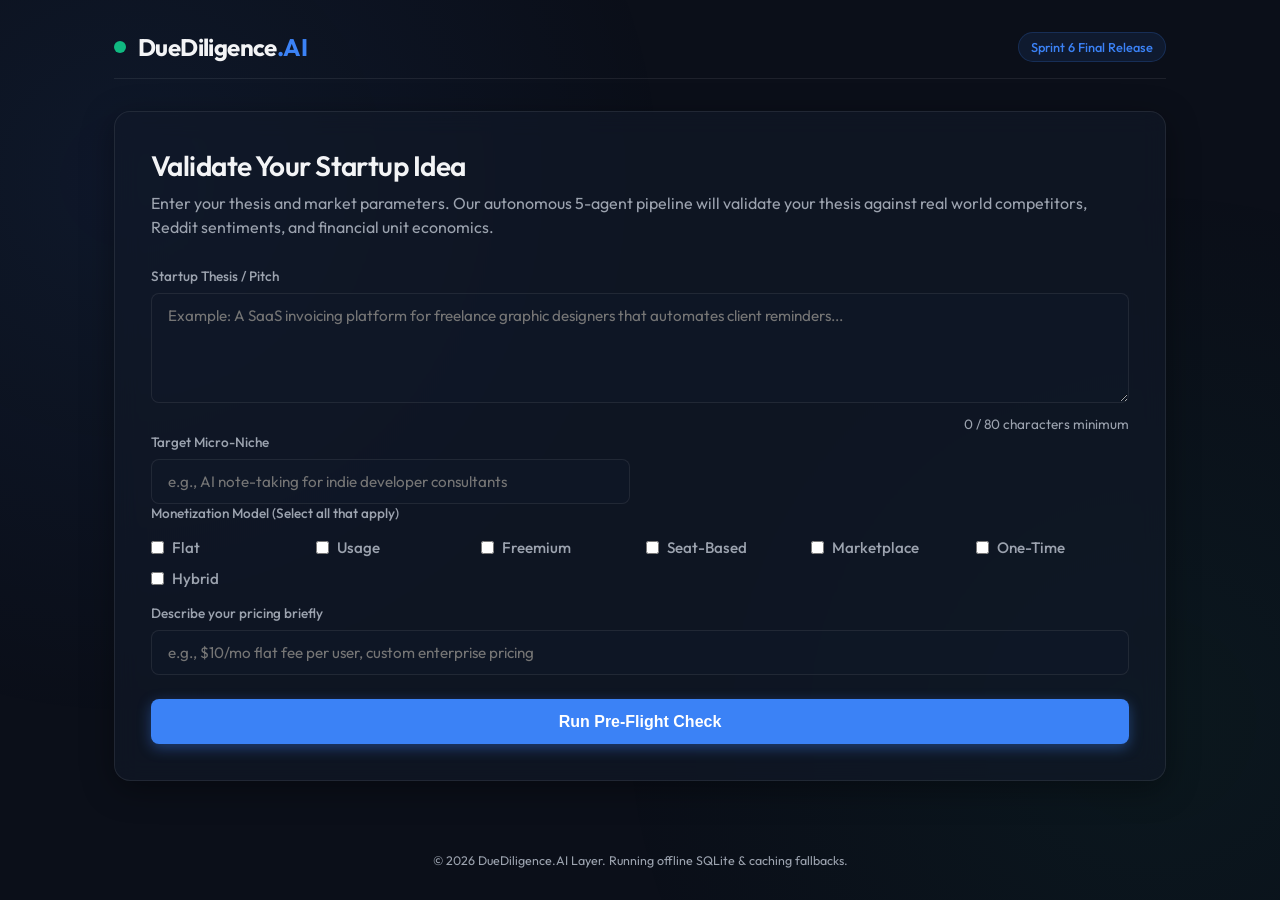
<file: ui/index.html>
<!DOCTYPE html>
<html lang="en">
<head>
    <meta charset="UTF-8">
    <meta name="viewport" content="width=device-width, initial-scale=1.0">
    <title>AI Startup Due Diligence Portal</title>
    <!-- Google Font -->
    <link href="https://fonts.googleapis.com/css2?family=Outfit:wght@300;400;500;600;700&display=swap" rel="stylesheet">
    <link rel="stylesheet" href="style.css">
</head>
<body>
    <div class="glass-bg"></div>
    <div class="app-container">
        
        <!-- Header -->
        <header class="app-header">
            <div class="logo">
                <span class="pulse-icon"></span>
                <h1>DueDiligence<span>.AI</span></h1>
            </div>
            <div class="header-badge">Sprint 6 Final Release</div>
        </header>

        <!-- Main Content Area -->
        <main class="app-main">
            
            <!-- VIEW 1: Input Setup Form -->
            <section id="form-view" class="card active">
                <div class="card-header">
                    <h2>Validate Your Startup Idea</h2>
                    <p>Enter your thesis and market parameters. Our autonomous 5-agent pipeline will validate your thesis against real world competitors, Reddit sentiments, and financial unit economics.</p>
                </div>
                <form id="validate-form" class="due-form">
                    <!-- Step 1: Pre-Flight Check -->
                    <div id="step-1-container">
                        <div class="form-group">
                            <label for="thesis">Startup Thesis / Pitch</label>
                            <textarea id="thesis" required placeholder="Example: A SaaS invoicing platform for freelance graphic designers that automates client reminders..."></textarea>
                            <div class="char-counter" style="text-align: right; font-size: 0.85rem; color: var(--text-secondary); margin-top: 0.25rem;">
                                <span id="thesis-char-count">0</span> / 80 characters minimum
                            </div>
                        </div>
                        
                        <div class="form-row">
                            <div class="form-group">
                                <label for="target_micro_niche">Target Micro-Niche</label>
                                <input type="text" id="target_micro_niche" required placeholder="e.g., AI note-taking for indie developer consultants">
                            </div>
                        </div>

                        <div class="form-group">
                            <label>Monetization Model (Select all that apply)</label>
                            <div class="monetization-checkbox-grid" style="display: grid; grid-template-columns: repeat(auto-fill, minmax(130px, 1fr)); gap: 0.75rem; margin: 0.5rem 0 1rem 0;">
                                <label style="display: flex; align-items: center; gap: 0.5rem; cursor: pointer; font-size: 0.95rem;"><input type="checkbox" name="monetization_model" value="Flat"> Flat</label>
                                <label style="display: flex; align-items: center; gap: 0.5rem; cursor: pointer; font-size: 0.95rem;"><input type="checkbox" name="monetization_model" value="Usage"> Usage</label>
                                <label style="display: flex; align-items: center; gap: 0.5rem; cursor: pointer; font-size: 0.95rem;"><input type="checkbox" name="monetization_model" value="Freemium"> Freemium</label>
                                <label style="display: flex; align-items: center; gap: 0.5rem; cursor: pointer; font-size: 0.95rem;"><input type="checkbox" name="monetization_model" value="Seat-Based"> Seat-Based</label>
                                <label style="display: flex; align-items: center; gap: 0.5rem; cursor: pointer; font-size: 0.95rem;"><input type="checkbox" name="monetization_model" value="Marketplace"> Marketplace</label>
                                <label style="display: flex; align-items: center; gap: 0.5rem; cursor: pointer; font-size: 0.95rem;"><input type="checkbox" name="monetization_model" value="One-Time"> One-Time</label>
                                <label style="display: flex; align-items: center; gap: 0.5rem; cursor: pointer; font-size: 0.95rem;"><input type="checkbox" name="monetization_model" value="Hybrid"> Hybrid</label>
                            </div>
                        </div>

                        <div class="form-group">
                            <label for="pricing_description">Describe your pricing briefly</label>
                            <input type="text" id="pricing_description" required placeholder="e.g., $10/mo flat fee per user, custom enterprise pricing">
                        </div>

                        <div style="margin-top: 1.5rem;">
                            <button type="button" id="run-pre-flight" class="btn btn-primary" style="width: 100%;">Run Pre-Flight Check</button>
                        </div>
                    </div>

                    <!-- Step 2: Deep Validation (hidden by default) -->
                    <div id="step-2-container" style="display: none; border-top: 1px solid var(--border-color); margin-top: 2rem; padding-top: 2rem;">
                        <h3 style="margin-bottom: 1rem; color: var(--success);">✓ Pre-Flight Passed: Unlock Deep Validation</h3>
                        
                        <div class="form-row">
                            <div class="form-group" id="price-point-group" style="display: none;">
                                <label for="target_price_point">Target Price Point ($ per month)</label>
                                <input type="number" id="target_price_point" placeholder="e.g., 29">
                            </div>
                            <div class="form-group">
                                <label for="target_customer_persona">Target Customer Persona</label>
                                <input type="text" id="target_customer_persona" required placeholder="e.g., Solo freelancers making under $50K, or Enterprise B2B teams">
                            </div>
                        </div>

                        <div class="form-row">
                            <div class="form-group">
                                <label for="marketing_budget_usd">Marketing Budget ($)</label>
                                <input type="number" id="marketing_budget_usd" required placeholder="e.g., 500">
                            </div>
                            <div class="form-group">
                                <label for="development_runway_weeks">Development Runway</label>
                                <select id="development_runway_weeks" required>
                                    <option value="4">4 Weeks</option>
                                    <option value="8">8 Weeks</option>
                                    <option value="12" selected>12 Weeks</option>
                                    <option value="16">16 Weeks</option>
                                    <option value="24">24 Weeks</option>
                                </select>
                            </div>
                        </div>

                        <div class="form-row">
                            <div class="form-group">
                                <label for="team_size">Team Size</label>
                                <select id="team_size" required>
                                    <option value="Solo">Solo Developer</option>
                                    <option value="2-person">2-Person Team</option>
                                    <option value="3-5 person">3-5 Person Team</option>
                                    <option value="6+">6+ Person Team</option>
                                </select>
                            </div>
                            <div class="form-group">
                                <label for="target_geography">Target Geography</label>
                                <select id="target_geography" required>
                                    <option value="Global">Global</option>
                                    <option value="North America">North America (NA)</option>
                                    <option value="Europe">Europe (EU)</option>
                                    <option value="Asia Pacific">Asia Pacific (APAC)</option>
                                    <option value="Latin America">Latin America (LATAM)</option>
                                </select>
                            </div>
                        </div>

                        <div class="form-row" style="align-items: flex-end;">
                            <div class="form-group">
                                <label for="current_stage">Current Stage & Traction</label>
                                <select id="current_stage" required>
                                    <option value="Idea">Idea Stage</option>
                                    <option value="Prototyping">Prototyping / MVP</option>
                                    <option value="Waitlist">Waitlist / Pre-revenue</option>
                                    <option value="Revenue">Generating Revenue</option>
                                </select>
                            </div>
                            <div class="form-group" id="waitlist-size-group" style="display: none;">
                                <label for="waitlist_size">Waitlist Size</label>
                                <input type="number" id="waitlist_size" placeholder="e.g., 500">
                            </div>
                            <div class="form-group" id="current-mrr-group" style="display: none;">
                                <label for="current_mrr">Current MRR ($)</label>
                                <input type="number" id="current_mrr" placeholder="e.g., 2000">
                            </div>
                        </div>

                        <div class="form-group">
                            <label for="unfair_advantage">Unfair Advantage</label>
                            <textarea id="unfair_advantage" required placeholder="What do you have that a well-funded competitor cannot easily replicate?"></textarea>
                        </div>

                        <div class="form-group">
                            <label for="known_competitors">Known Competitors</label>
                            <input type="text" id="known_competitors" placeholder="e.g., Notion AI, Obsidian (Comma-separated)">
                            <small style="display: block; color: var(--text-secondary); margin-top: 0.25rem; font-style: italic;">
                                (Leave blank if unknown — the Researcher will find them)
                            </small>
                        </div>

                        <div style="margin-top: 1.5rem;">
                            <button type="submit" id="submit-pipeline" class="btn btn-success" style="width: 100%; background-color: var(--success);">Begin Full Analysis Pipeline</button>
                        </div>
                    </div>
                </form>
            </section>

            <!-- VIEW 2: Pipeline status tracker -->
            <section id="tracker-view" class="card">
                <div class="tracker-header">
                    <div class="spinner"></div>
                    <h2>Running Validation Pipeline</h2>
                    <p>Session ID: <span id="active-session-id" class="code-text"></span></p>
                </div>
                
                <div class="pipeline-steps">
                    <div class="step-card" id="step-gatekeeper">
                        <div class="step-icon">01</div>
                        <div class="step-details">
                            <h3>Agent 01: Gatekeeper</h3>
                            <p class="step-desc">Normalizing raw input metrics & verifying assumptions</p>
                            <span class="badge status">Waiting</span>
                        </div>
                    </div>
                    <div class="step-card" id="step-researcher">
                        <div class="step-icon">02</div>
                        <div class="step-details">
                            <h3>Agent 02: Researcher</h3>
                            <p class="step-desc">Parallel web searches, Product Hunt launches & Reddit sentiment</p>
                            <span class="badge status">Waiting</span>
                        </div>
                    </div>
                    <div class="step-card" id="step-numbers">
                        <div class="step-icon">03</div>
                        <div class="step-details">
                            <h3>Agent 03: Numbers Engine</h3>
                            <p class="step-desc">Calculating LTV, CAC and financial viability ratios</p>
                            <span class="badge status">Waiting</span>
                        </div>
                    </div>
                    <div class="step-card" id="step-critic">
                        <div class="step-icon">04</div>
                        <div class="step-details">
                            <h3>Agent 04: Failsafe Critic</h3>
                            <p class="step-desc">Running deterministic economic & citation verification gates</p>
                            <span class="badge status">Waiting</span>
                        </div>
                    </div>
                    <div class="step-card" id="step-builder">
                        <div class="step-icon">05</div>
                        <div class="step-details">
                            <h3>Agent 05: Builder</h3>
                            <p class="step-desc">Compiling 90-day task roadmaps & risk matrices</p>
                            <span class="badge status">Waiting</span>
                        </div>
                    </div>
                </div>
            </section>

            <!-- VIEW 3: Kill Screen -->
            <section id="kill-view" class="card border-kill">
                <div class="kill-hero">
                    <div class="kill-icon">☠</div>
                    <h2 class="kill-title">Thesis Rejected & Killed</h2>
                    <p class="kill-subtitle">Your idea did not clear the Critic's deterministic viability gates.</p>
                </div>
                
                <div class="kill-card-body">
                    <div class="kill-stat-box">
                        <span class="kill-label">Kill Reason Code</span>
                        <h3 id="kill-reason-code" class="kill-code">KILL: UNIT_ECON_BROKEN</h3>
                    </div>

                    <!-- Section 1: The Plain-English Translation -->
                    <div class="kill-section">
                        <h4>1. Plain-English Translation</h4>
                        <p id="kill-plain-translation" class="kill-desc-box"></p>
                    </div>

                    <!-- Section 2: The Autopsy Report -->
                    <div class="kill-section">
                        <h4>2. Autopsy Report (Parameters & Metrics)</h4>
                        <div class="metrics-grid" style="display: grid; grid-template-columns: repeat(auto-fill, minmax(170px, 1fr)); gap: 1rem;">
                            <div class="metric-card">
                                <h5>Estimated CAC</h5>
                                <div class="metric-val" id="kill-cac">$0.00</div>
                            </div>
                            <div class="metric-card">
                                <h5>Estimated LTV</h5>
                                <div class="metric-val" id="kill-ltv">$0.00</div>
                            </div>
                            <div class="metric-card">
                                <h5>Assumed Churn Rate</h5>
                                <div class="metric-val" id="kill-churn">0%</div>
                            </div>
                            <div class="metric-card">
                                <h5>MRR per User</h5>
                                <div class="metric-val" id="kill-mrr">$0.00</div>
                            </div>
                            <div class="metric-card" id="kill-ratio-card">
                                <h5>Viability Ratio</h5>
                                <div class="metric-val" id="kill-ratio">0.00</div>
                                <small style="display: block; color: var(--danger); margin-top: 0.25rem; font-weight: 500;">Minimum required: 3.0×</small>
                            </div>
                        </div>
                    </div>

                    <!-- Section 3: The Hard Evidence -->
                    <div class="kill-section">
                        <h4>3. Hard Evidence (Scraper Context)</h4>
                        <div class="evidence-stats">
                            <div><strong>Saturation Score:</strong> <span id="kill-sat-score">0.0</span></div>
                            <div><strong>Active Competitors Found:</strong> <span id="kill-comp-count">0</span></div>
                            <div>
                                <strong>Reddit Sentiment Delta:</strong> <span id="kill-reddit-sentiment">0.00</span>
                                <div id="kill-reddit-interpretation" style="font-size: 0.9rem; margin-top: 0.25rem; font-style: italic; color: var(--text-secondary); max-width: 600px; line-height: 1.4;"></div>
                            </div>
                        </div>
                        <h5 class="evidence-sub">Competitor Sources Cited:</h5>
                        <ul id="kill-competitor-links" class="kill-sources-list">
                            <!-- Clickable links will be dynamically populated -->
                        </ul>
                    </div>

                    <!-- Section 4: The Pivot Matrix -->
                    <div class="kill-section">
                        <h4>4. Alternative Scenarios (Pivot Options)</h4>
                        <div id="kill-pivot-matrix" class="pivot-matrix-box">
                            <!-- Actions/Pivots will be dynamically populated -->
                        </div>
                    </div>

                    <!-- Section 5: The Single Highest-Leverage Action -->
                    <div class="kill-section kill-leverage-callout">
                        <h4>5. Single Highest-Leverage Action</h4>
                        <div id="kill-high-leverage-action" class="leverage-content">
                            <!-- One critical focus action recommendation -->
                        </div>
                    </div>
                </div>
                <div class="card-footer">
                    <button class="btn btn-secondary" id="kill-restart-btn">Stress-Test a Pivot</button>
                </div>
            </section>

            <!-- VIEW 4: Report dashboard & Roadmap views -->
            <section id="report-view" class="card no-padding">
                <div class="report-tabs">
                    <button class="tab-btn active" data-tab="tab-dashboard">Market Dashboard</button>
                    <button class="tab-btn" data-tab="tab-roadmap">90-Day Roadmap</button>
                    <button class="tab-btn" data-tab="tab-sources">Cited Sources</button>
                </div>

                <div class="report-tab-content">
                    
                    <!-- Sub-view 1: Market Dashboard -->
                    <div id="tab-dashboard" class="tab-pane active">
                        <div class="dashboard-grid">
                            
                            <!-- Key Performance Indicators -->
                            <div class="grid-card full-width">
                                <h3>Thesis Confirmation Summary</h3>
                                <p id="thesis-confirmation-text" class="confirmation-summary-text"></p>
                            </div>

                            <div class="grid-card">
                                <h3>Market Saturation Score</h3>
                                <div class="score-circle-container">
                                    <div class="score-circle" id="report-sat-score">0.0</div>
                                    <p class="score-desc" id="report-sat-desc">Low Competition Risk</p>
                                </div>
                            </div>

                            <div class="grid-card">
                                <h3>Unit Economics</h3>
                                <div class="econ-list">
                                    <div class="econ-item">
                                        <span>Estimated CAC</span>
                                        <strong id="report-cac">$0.00</strong>
                                    </div>
                                    <div class="econ-item">
                                        <span>Estimated LTV</span>
                                        <strong id="report-ltv">$0.00</strong>
                                    </div>
                                    <div class="econ-item border-top">
                                        <span>Viability Ratio</span>
                                        <strong id="report-viability-ratio">0.00</strong>
                                    </div>
                                    <div class="econ-item">
                                        <span>Status Badge</span>
                                        <span class="badge pass-badge" id="report-viability-status">VIABLE</span>
                                    </div>
                                </div>
                            </div>

                            <div class="grid-card full-width">
                                <h3>Risks & Mitigations Matrix (Top 5)</h3>
                                <table class="table" id="risks-table">
                                    <thead>
                                        <tr>
                                            <th>Risk Description</th>
                                            <th>Probability</th>
                                            <th>Impact Score</th>
                                            <th>Risk Tier</th>
                                        </tr>
                                    </thead>
                                    <tbody>
                                        <!-- Dynamically generated -->
                                    </tbody>
                                </table>
                            </div>

                            <div class="grid-card full-width">
                                <h3>Monetization & Projections</h3>
                                <div class="projections-container">
                                    <div class="proj-box">
                                        <span>Average MRR per User</span>
                                        <h4 id="report-mrr">$0.00</h4>
                                    </div>
                                    <div class="proj-box">
                                        <span>Month 3 Projections</span>
                                        <h4 id="report-mrr-3mo">$0.00</h4>
                                    </div>
                                    <div class="proj-box">
                                        <span>Month 6 Projections</span>
                                        <h4 id="report-mrr-6mo">$0.00</h4>
                                    </div>
                                    <div class="proj-box">
                                        <span>Month 12 Projections</span>
                                        <h4 id="report-mrr-12mo">$0.00</h4>
                                    </div>
                                </div>
                            </div>
                        </div>
                    </div>

                    <!-- Sub-view 2: 90-Day Roadmap (Sprint 1.4: Living Execution Workspace) -->
                    <div id="tab-roadmap" class="tab-pane">
                        <!-- Slippage Banner (View 3) -->
                        <div id="slippage-banner" class="slippage-banner" style="display: none;">
                            <div class="banner-text">
                                ⚠️ <span id="slippage-banner-message">You're 0 days behind schedule. 0 tasks from earlier weeks are still open.</span>
                            </div>
                            <button class="btn btn-secondary" id="jump-to-oldest-task-btn" style="padding: 0.4rem 0.8rem; font-size: 0.8rem;">
                                Jump to oldest open task
                            </button>
                        </div>

                        <!-- Workspace Header with Hexagon Progress Ring (View 2) -->
                        <div class="workspace-header">
                            <div class="hexagon-container">
                                <svg class="hexagon-svg" viewBox="0 0 100 100">
                                    <path class="hexagon-bg" d="M 50,5 L 90,28 L 90,72 L 50,95 L 10,72 L 10,28 Z"></path>
                                    <path class="hexagon-fill" id="hexagon-progress" d="M 50,5 L 90,28 L 90,72 L 50,95 L 10,72 L 10,28 Z"></path>
                                </svg>
                                <div class="hexagon-text" id="workspace-completion-pct">0%</div>
                            </div>
                            <div class="workspace-info" style="flex-grow: 1;">
                                <h4 style="margin: 0; color: var(--text-primary); font-size: 1.2rem;">Living Execution Workspace</h4>
                                <p style="margin: 4px 0 0 0; color: var(--text-secondary); font-size: 0.85rem;">
                                    Track daily milestones and tasks. Synchronized live with our SQLite database layer.
                                </p>
                            </div>
                            <button class="btn btn-pause" id="workspace-pause-btn">Pause Roadmap</button>
                        </div>

                        <!-- Weekly Kanban Board (View 1) -->
                        <div class="kanban-board" id="workspace-kanban-board">
                            <!-- Dynamically generated 13 Weeks columns go here -->
                        </div>
                    </div>

                    <!-- Sub-view 3: Cited Sources -->
                    <div id="tab-sources" class="tab-pane">
                        <h3>Cited Sources Index</h3>
                        <p>The following real-world sources were referenced by our scraper during validation:</p>
                        <ul class="sources-list-links" id="sources-list-container">
                            <!-- List -->
                        </ul>
                    </div>

                </div>
                <div class="report-footer">
                    <button class="btn btn-secondary restart-btn">Validate Another Thesis</button>
                </div>
            </section>

        </main>
        
        <!-- Footer -->
        <footer class="app-footer">
            <p>&copy; 2026 DueDiligence.AI Layer. Running offline SQLite & caching fallbacks.</p>
        </footer>
    </div>

    <!-- Application Script -->
    <script src="app.js?v=2"></script>
</body>
</html>
</file>
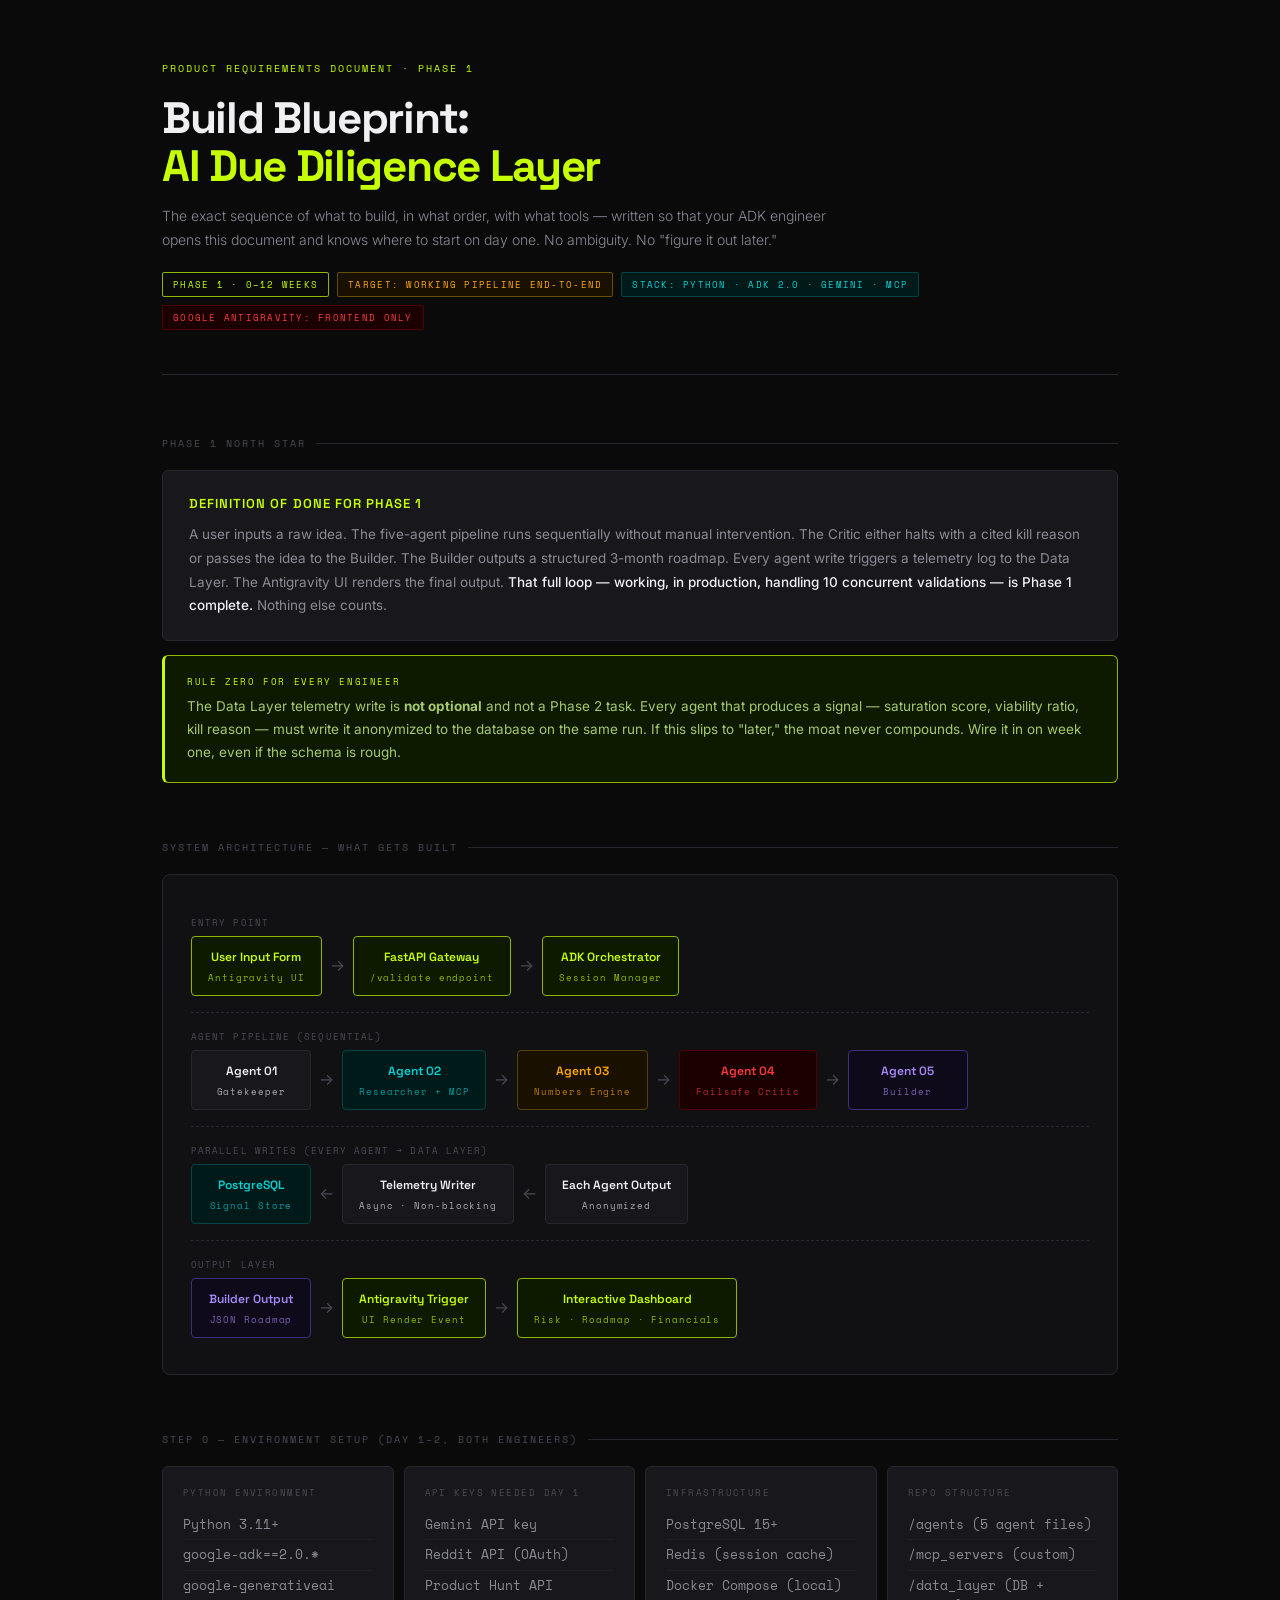
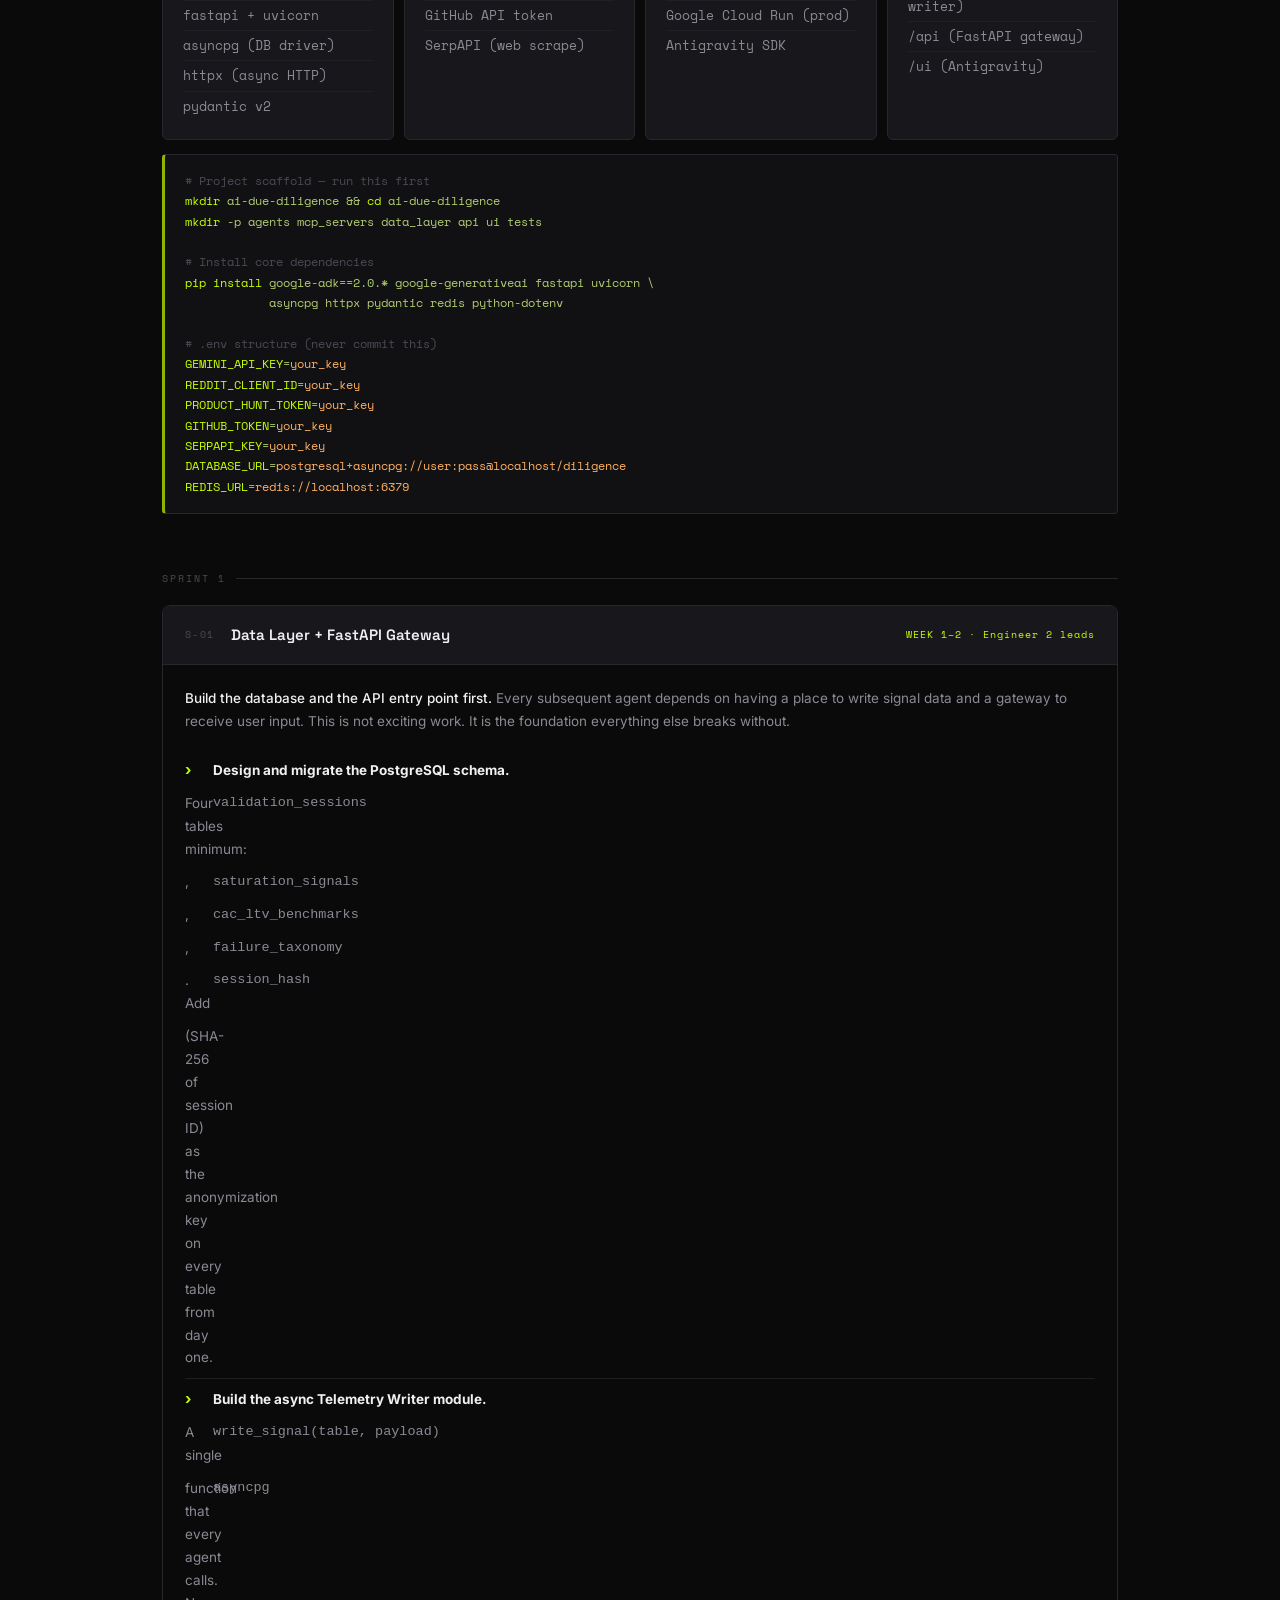
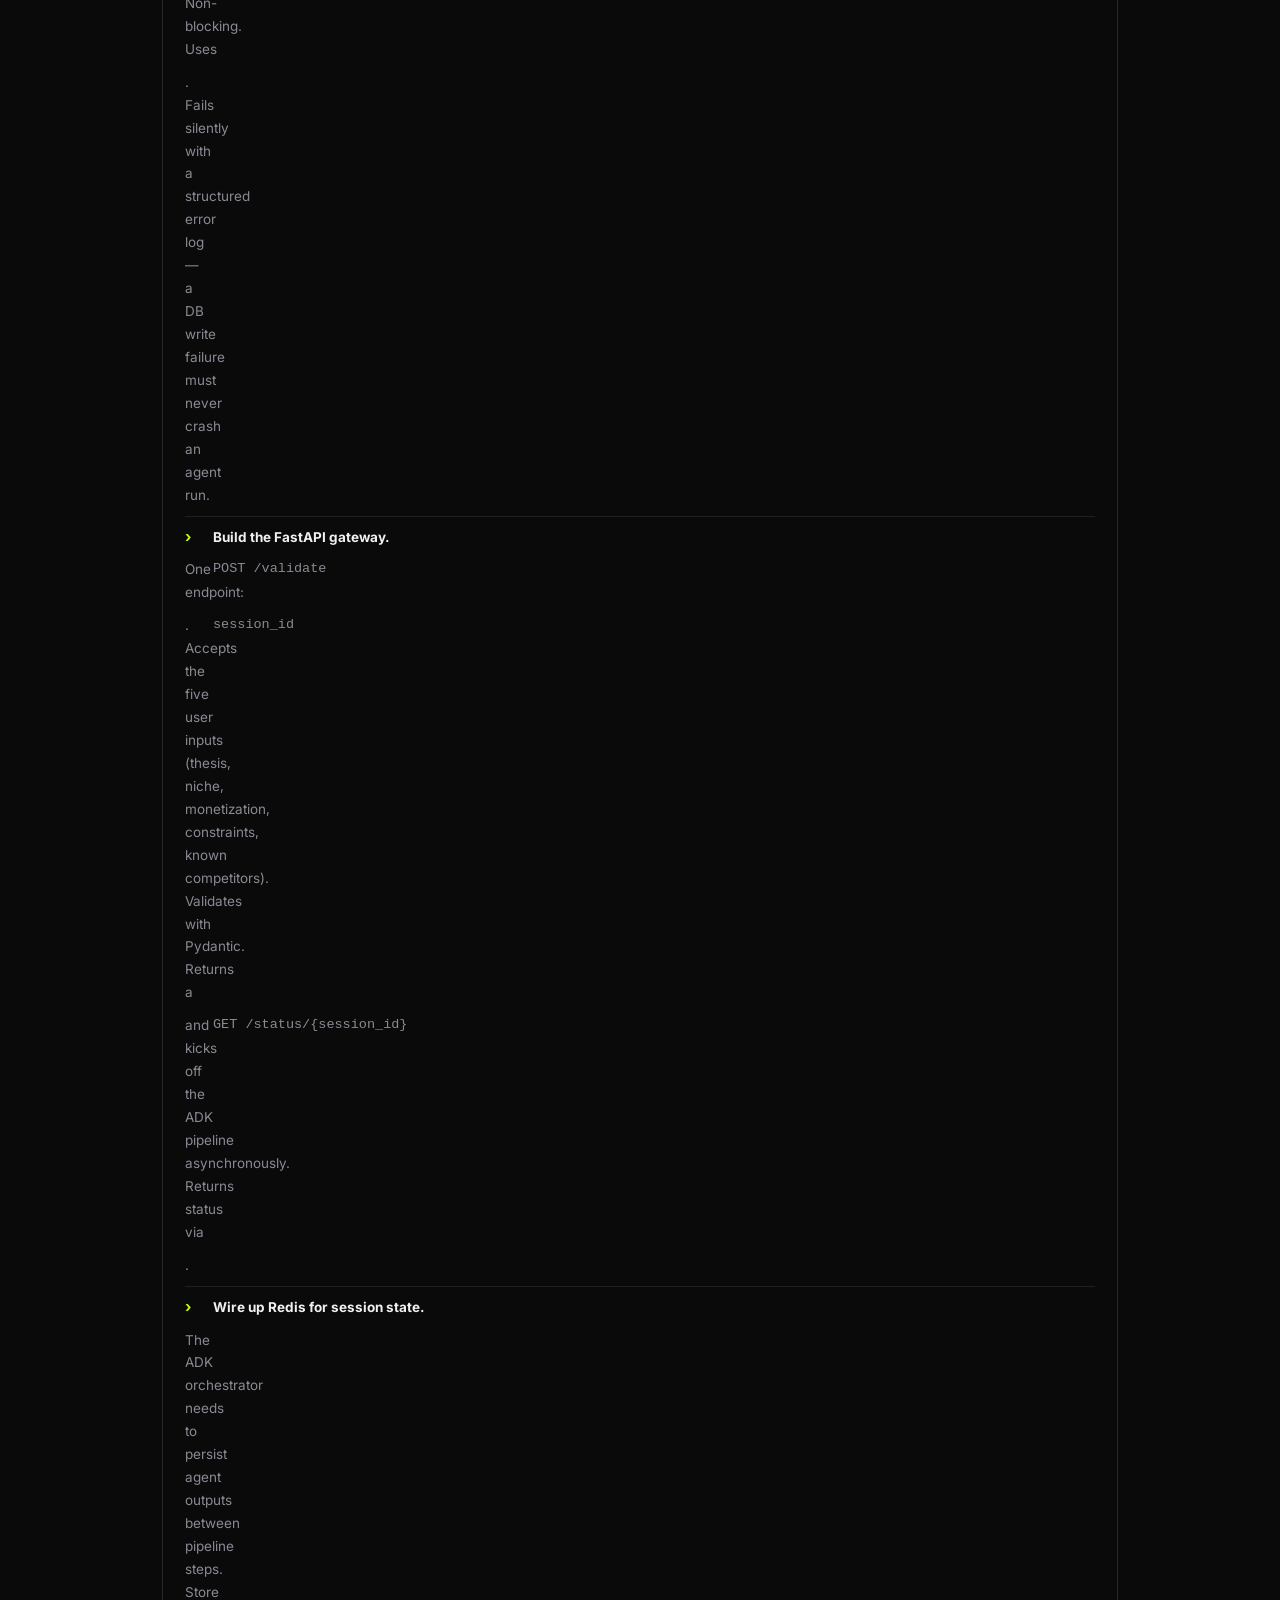
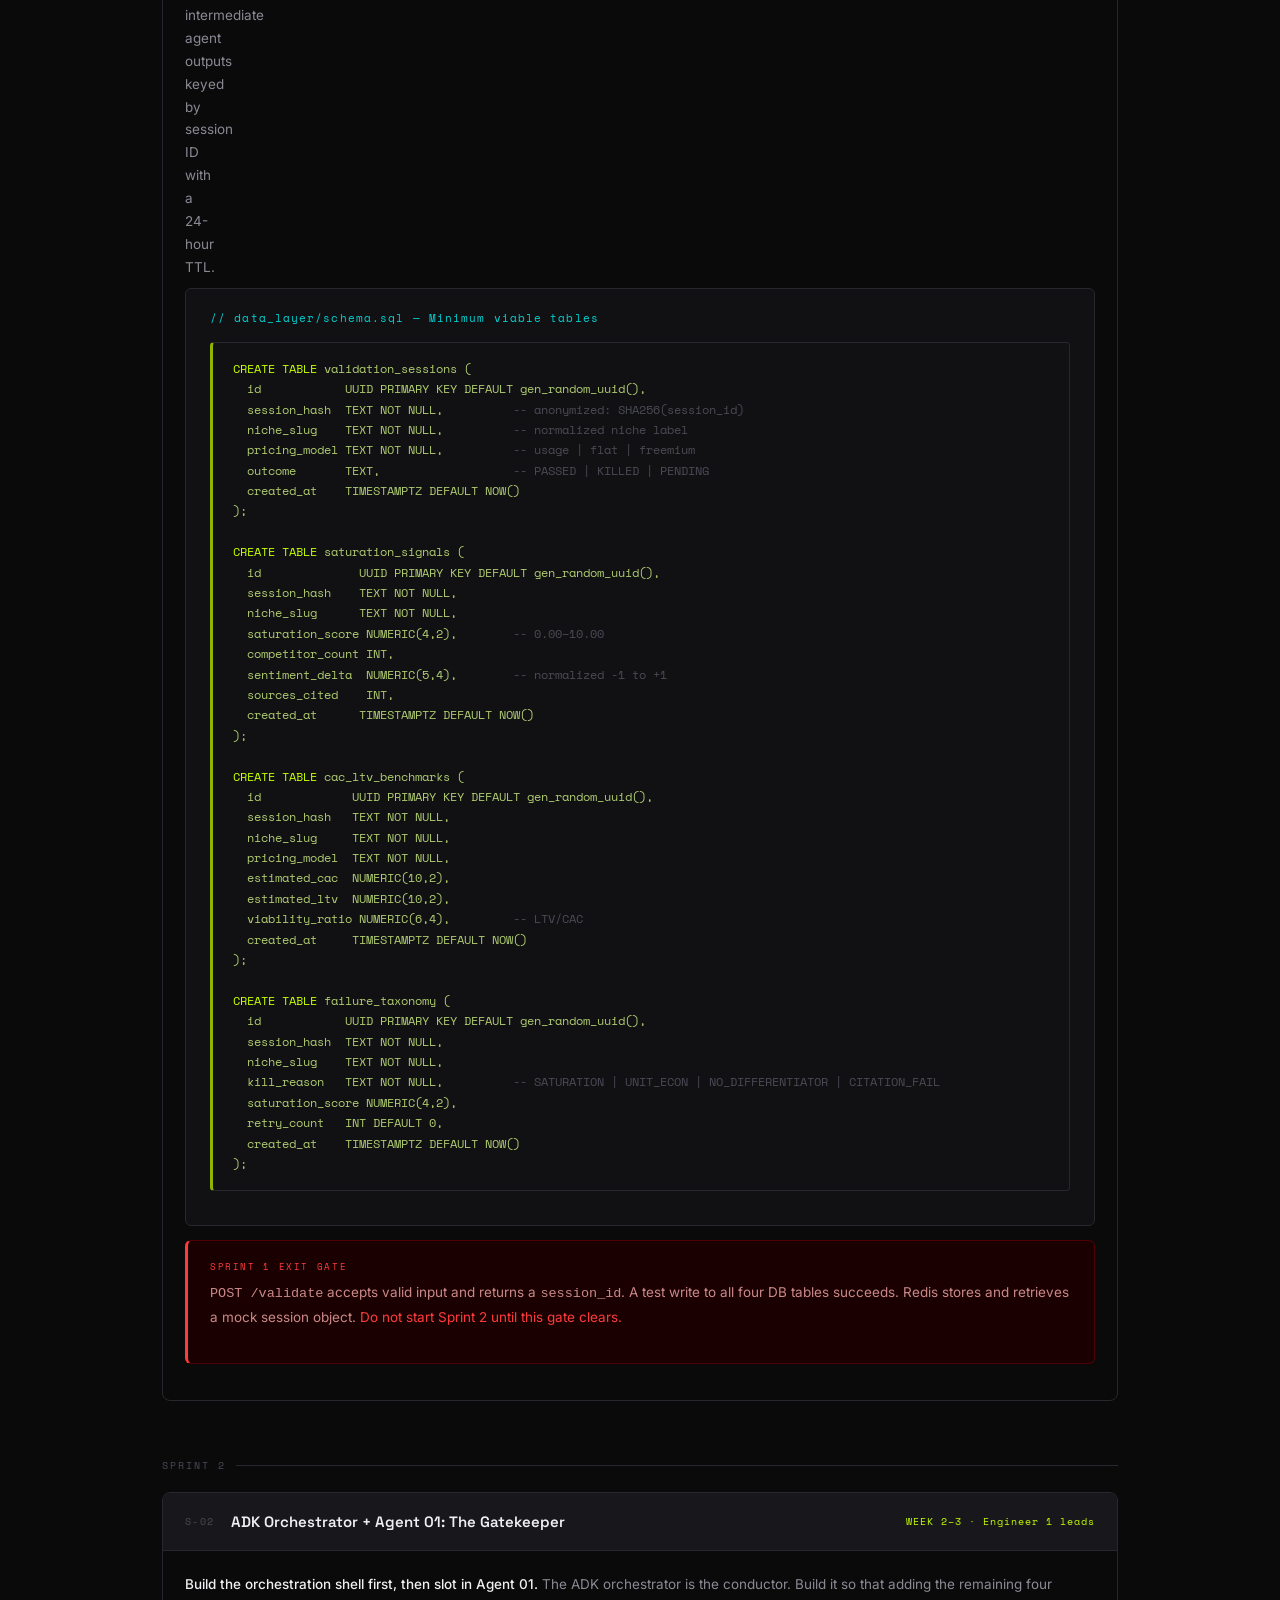
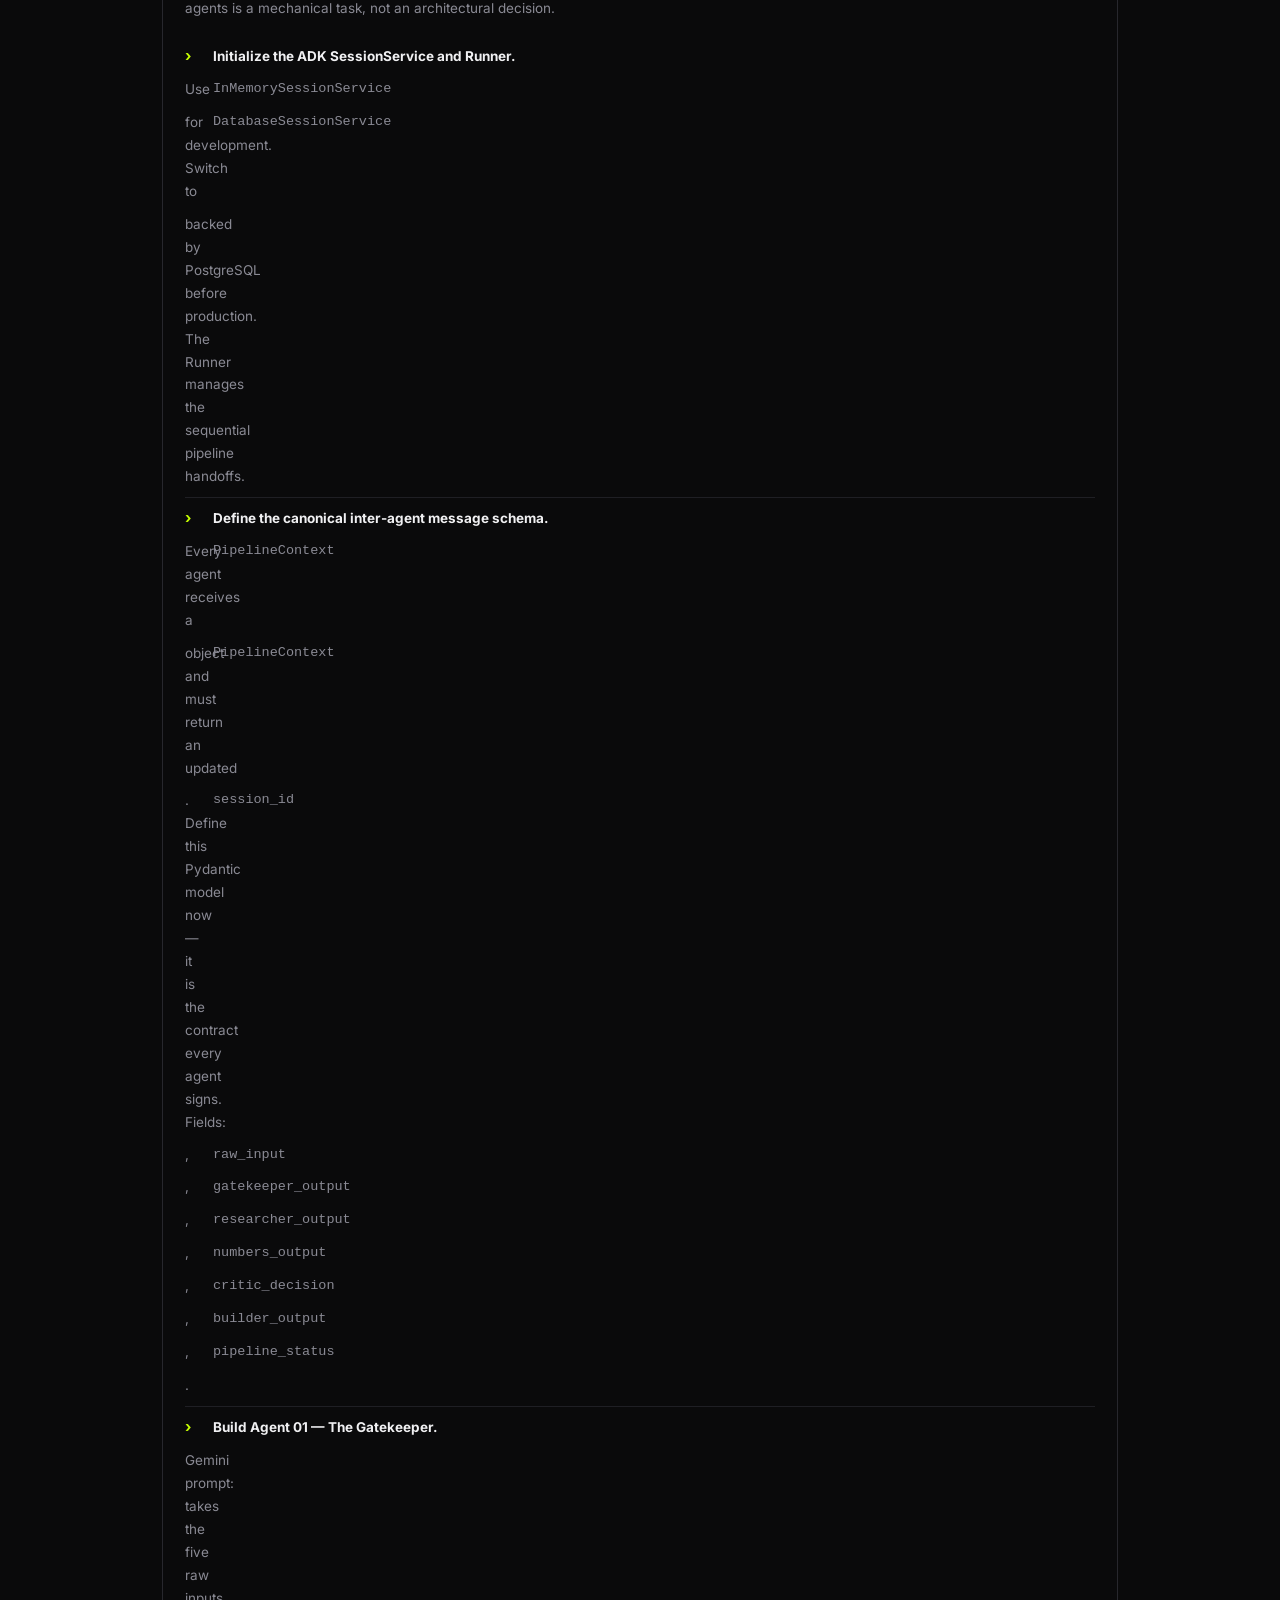
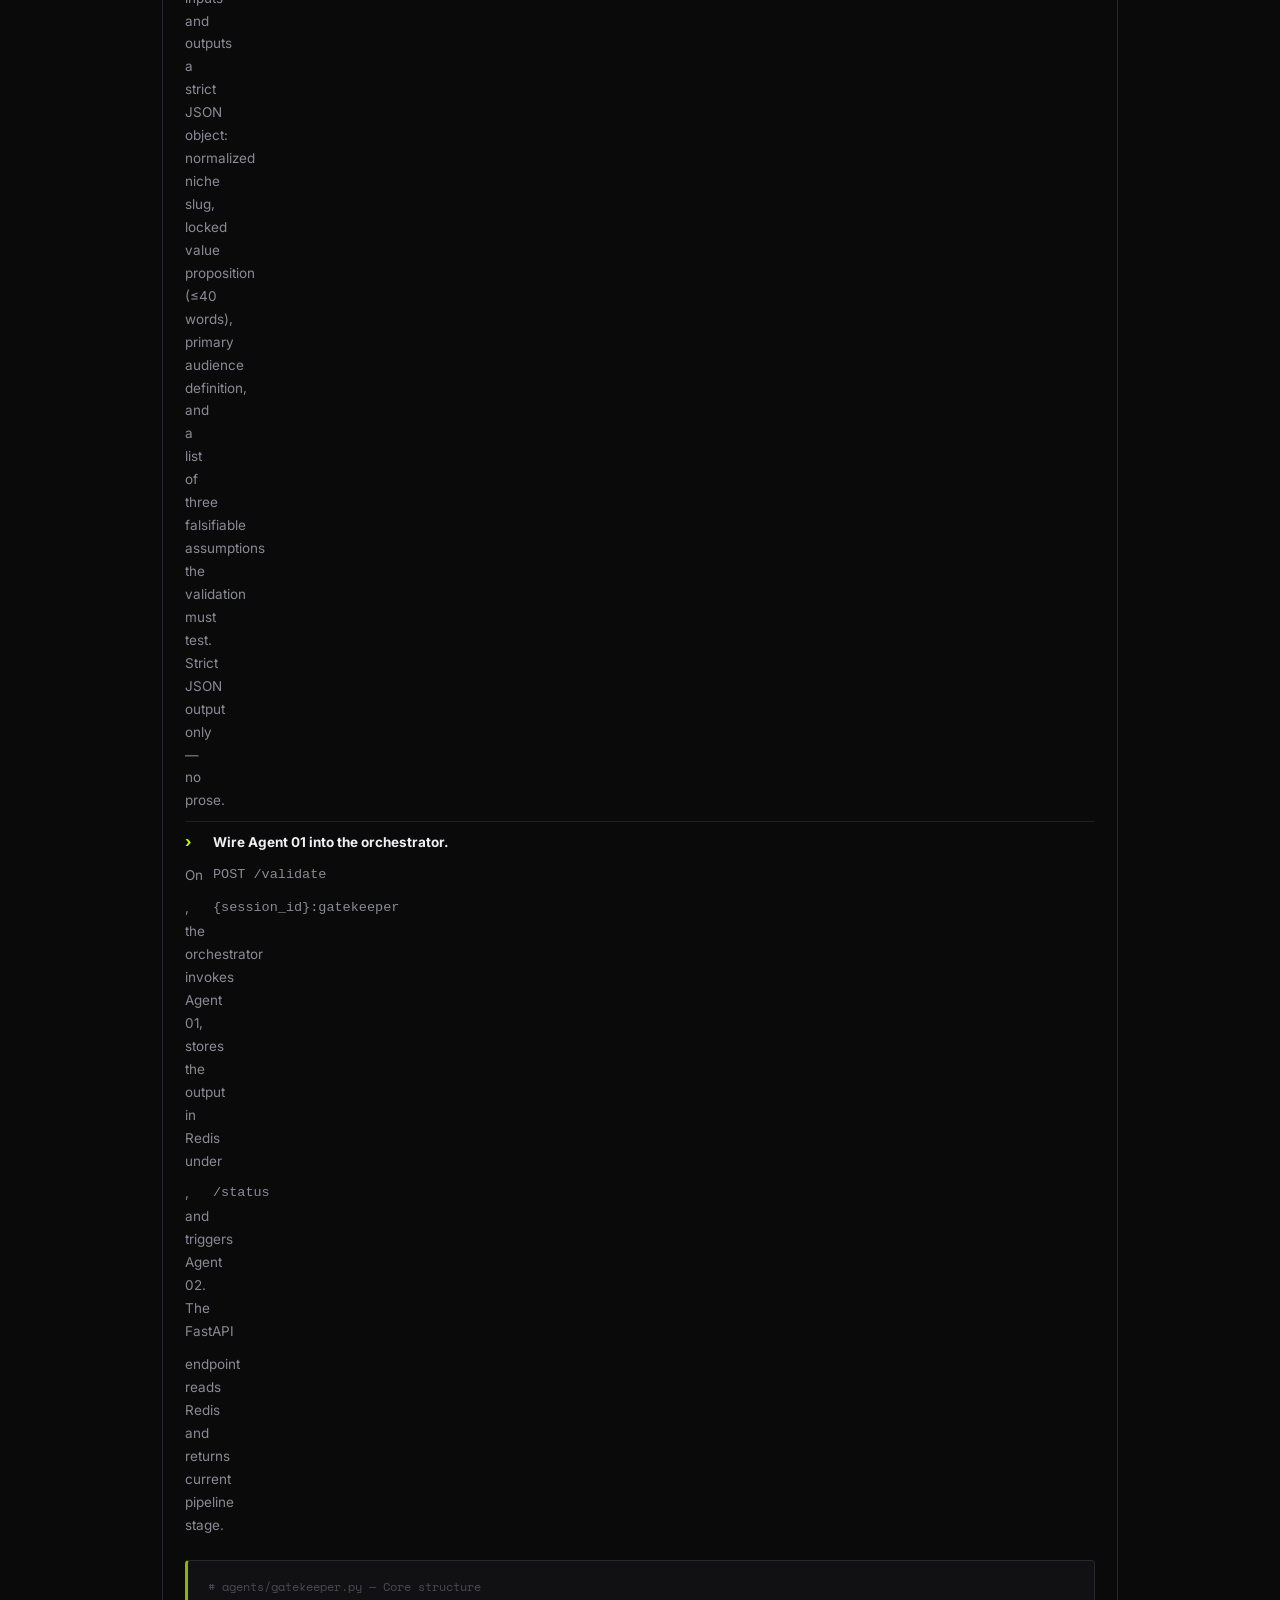
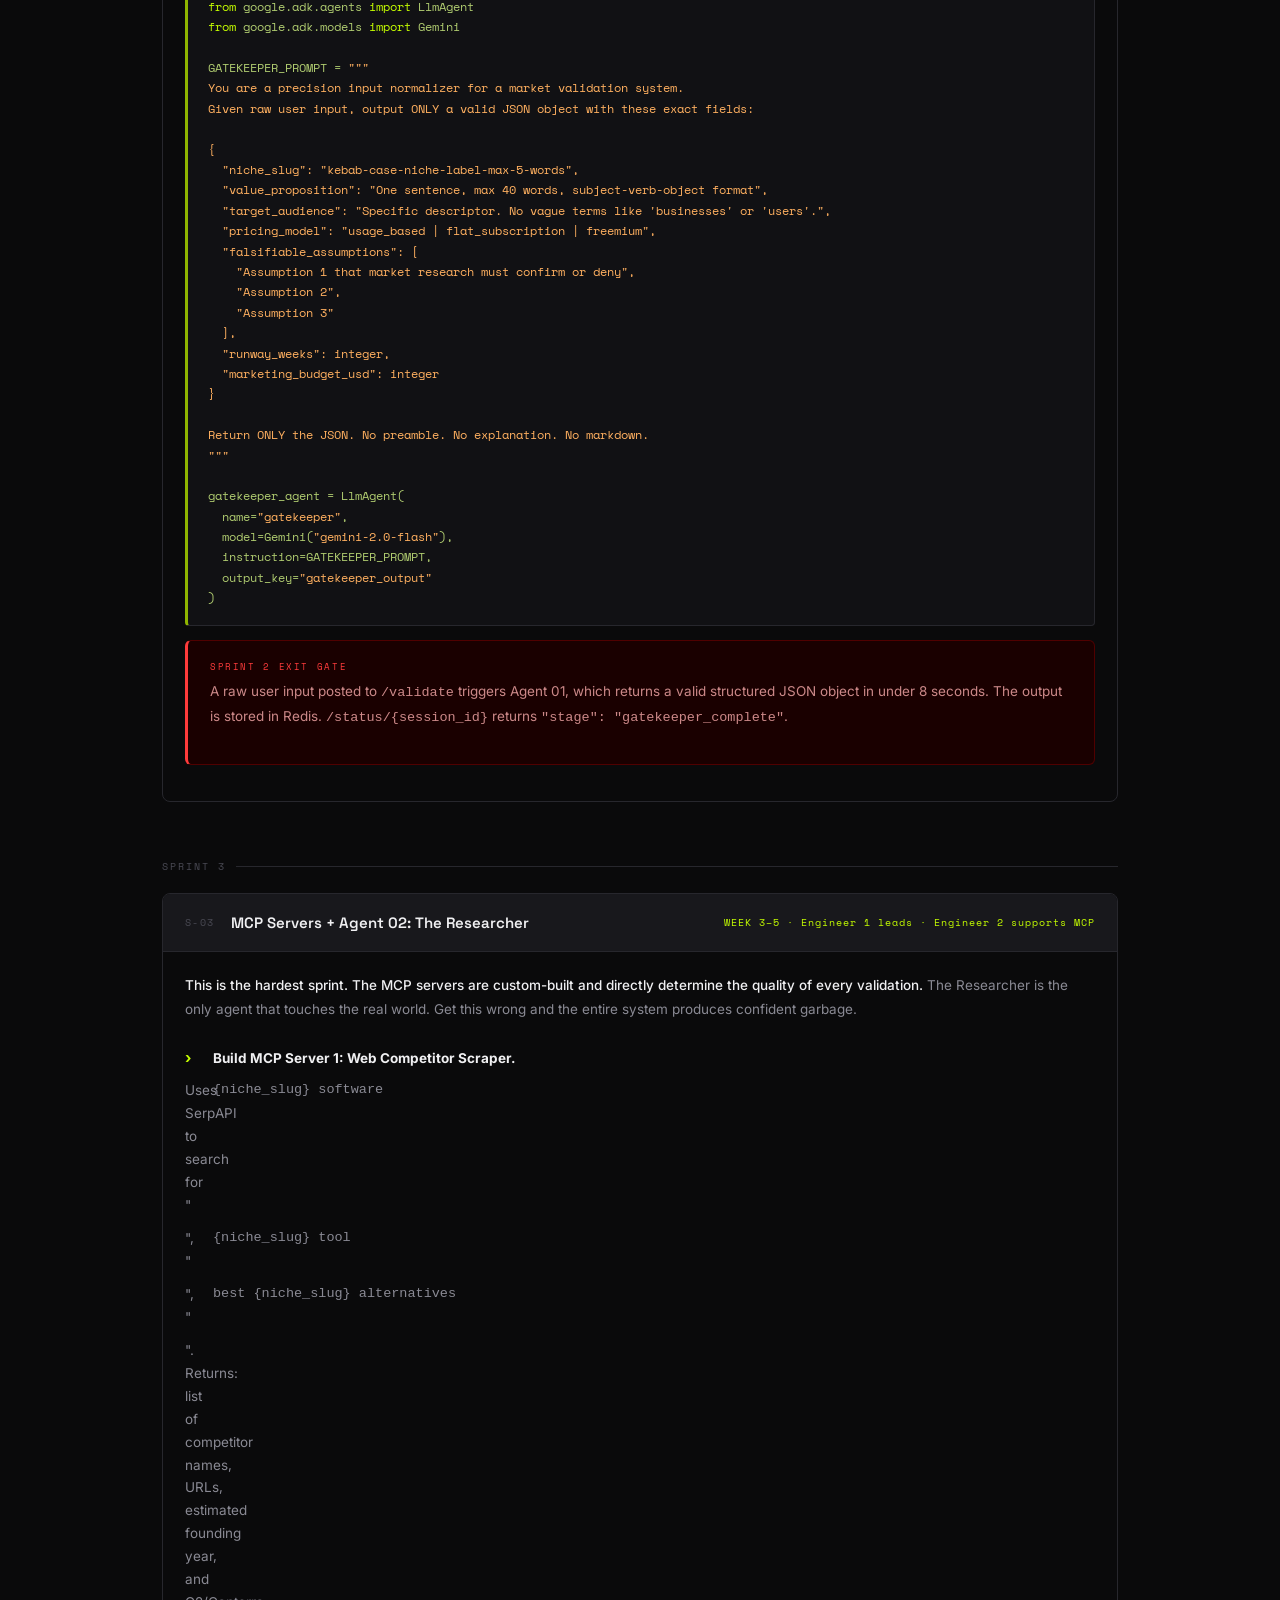
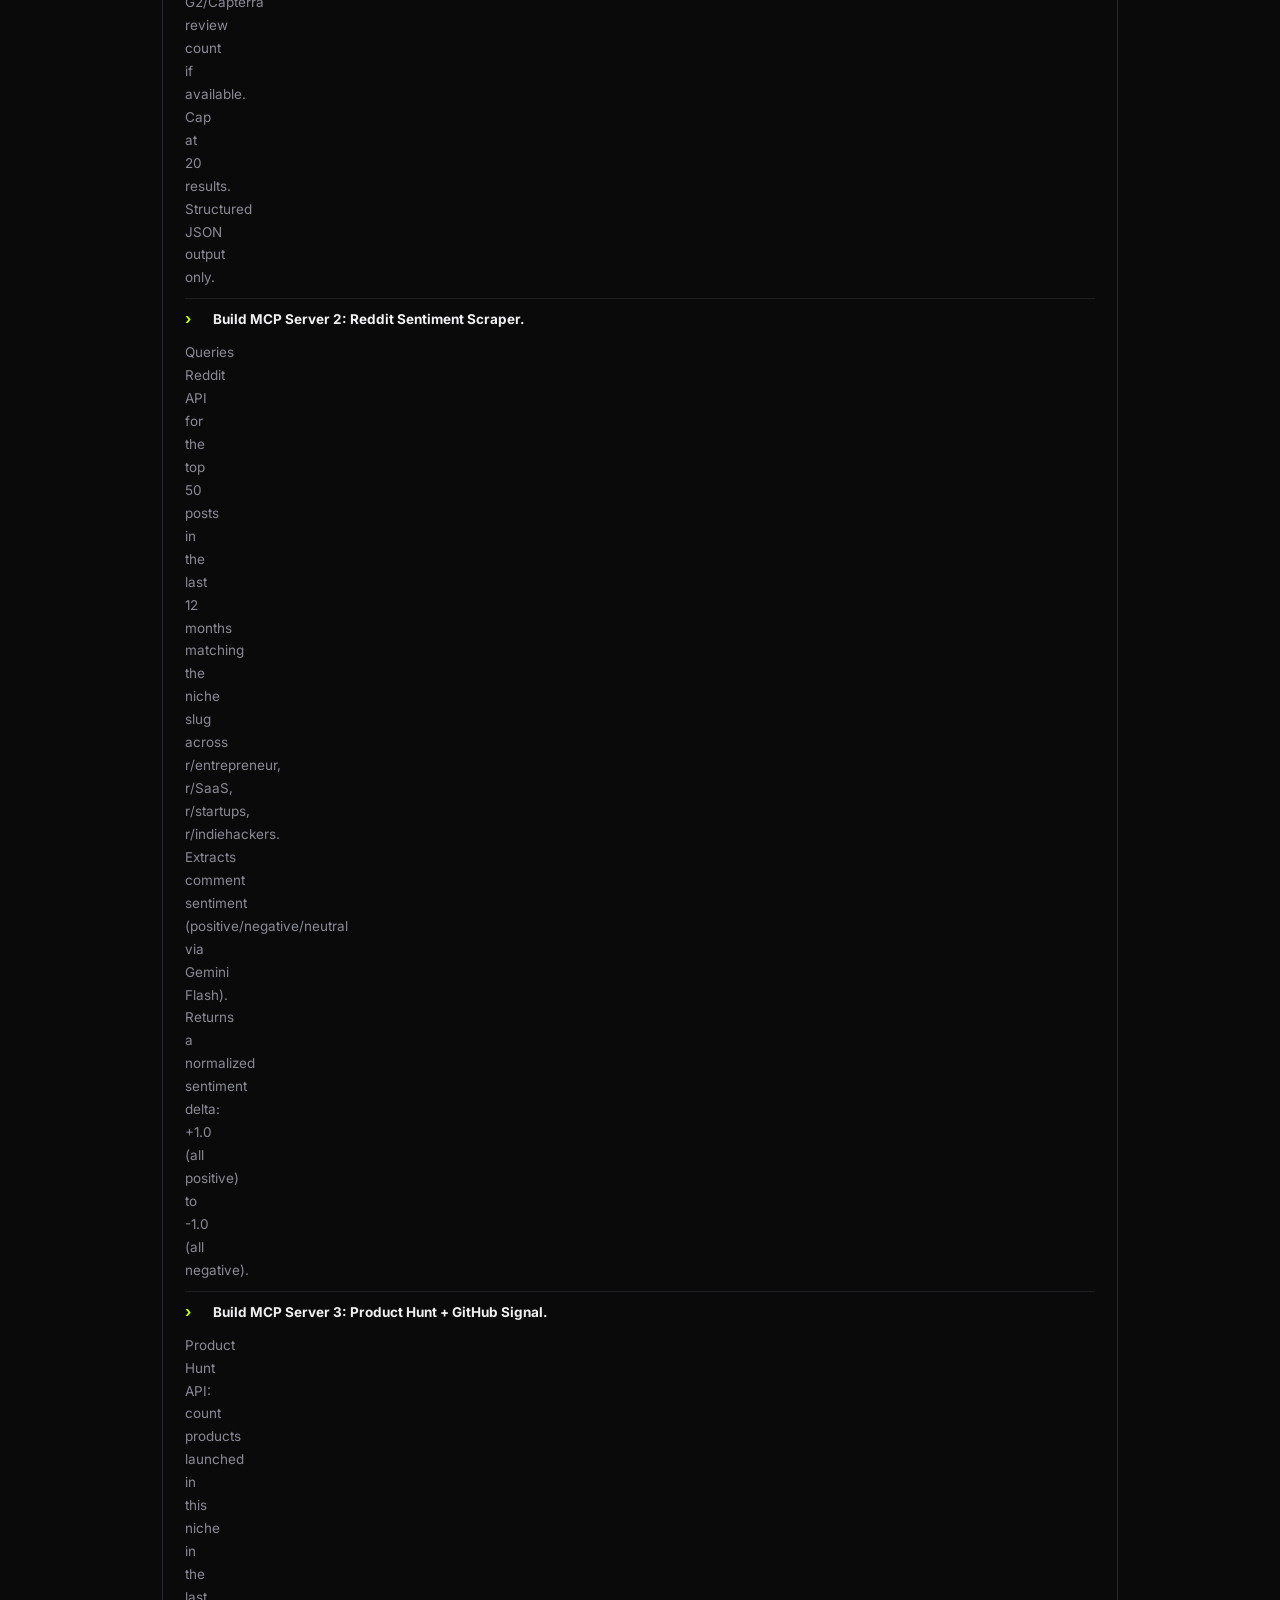
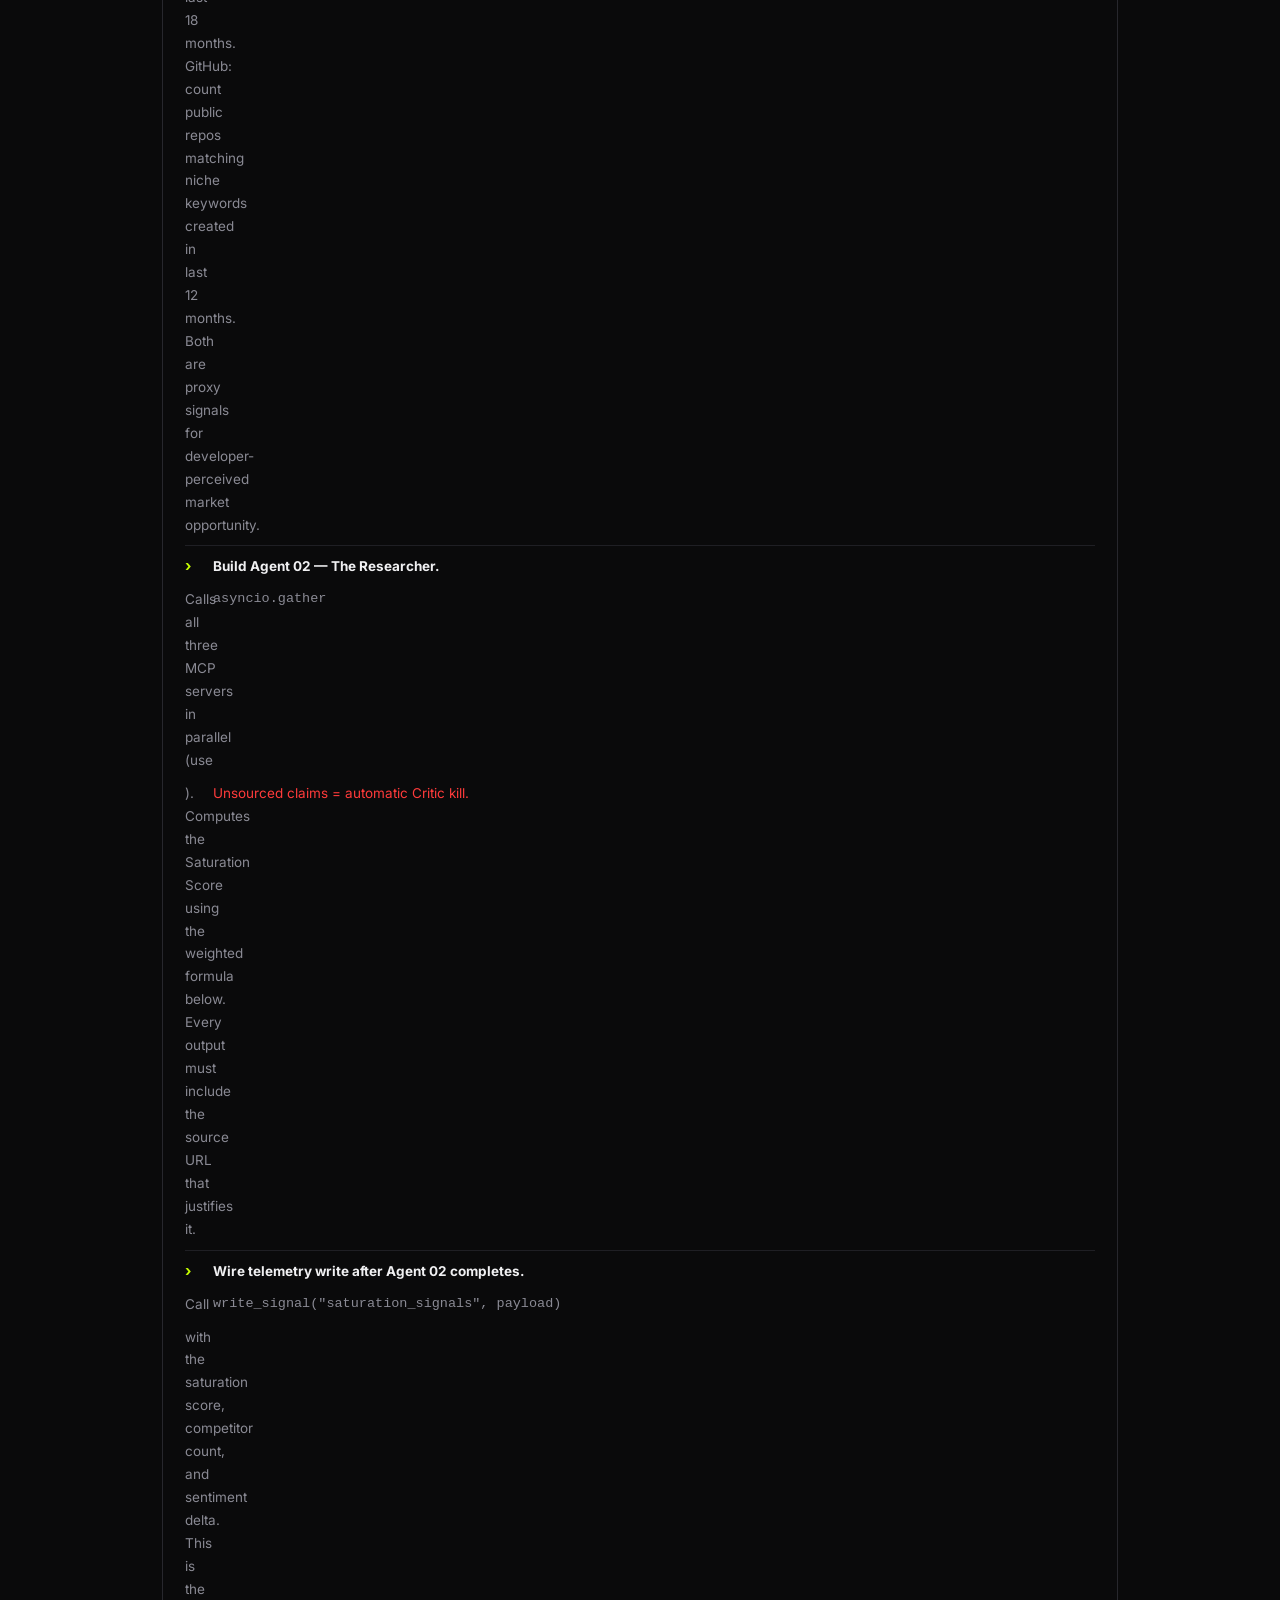
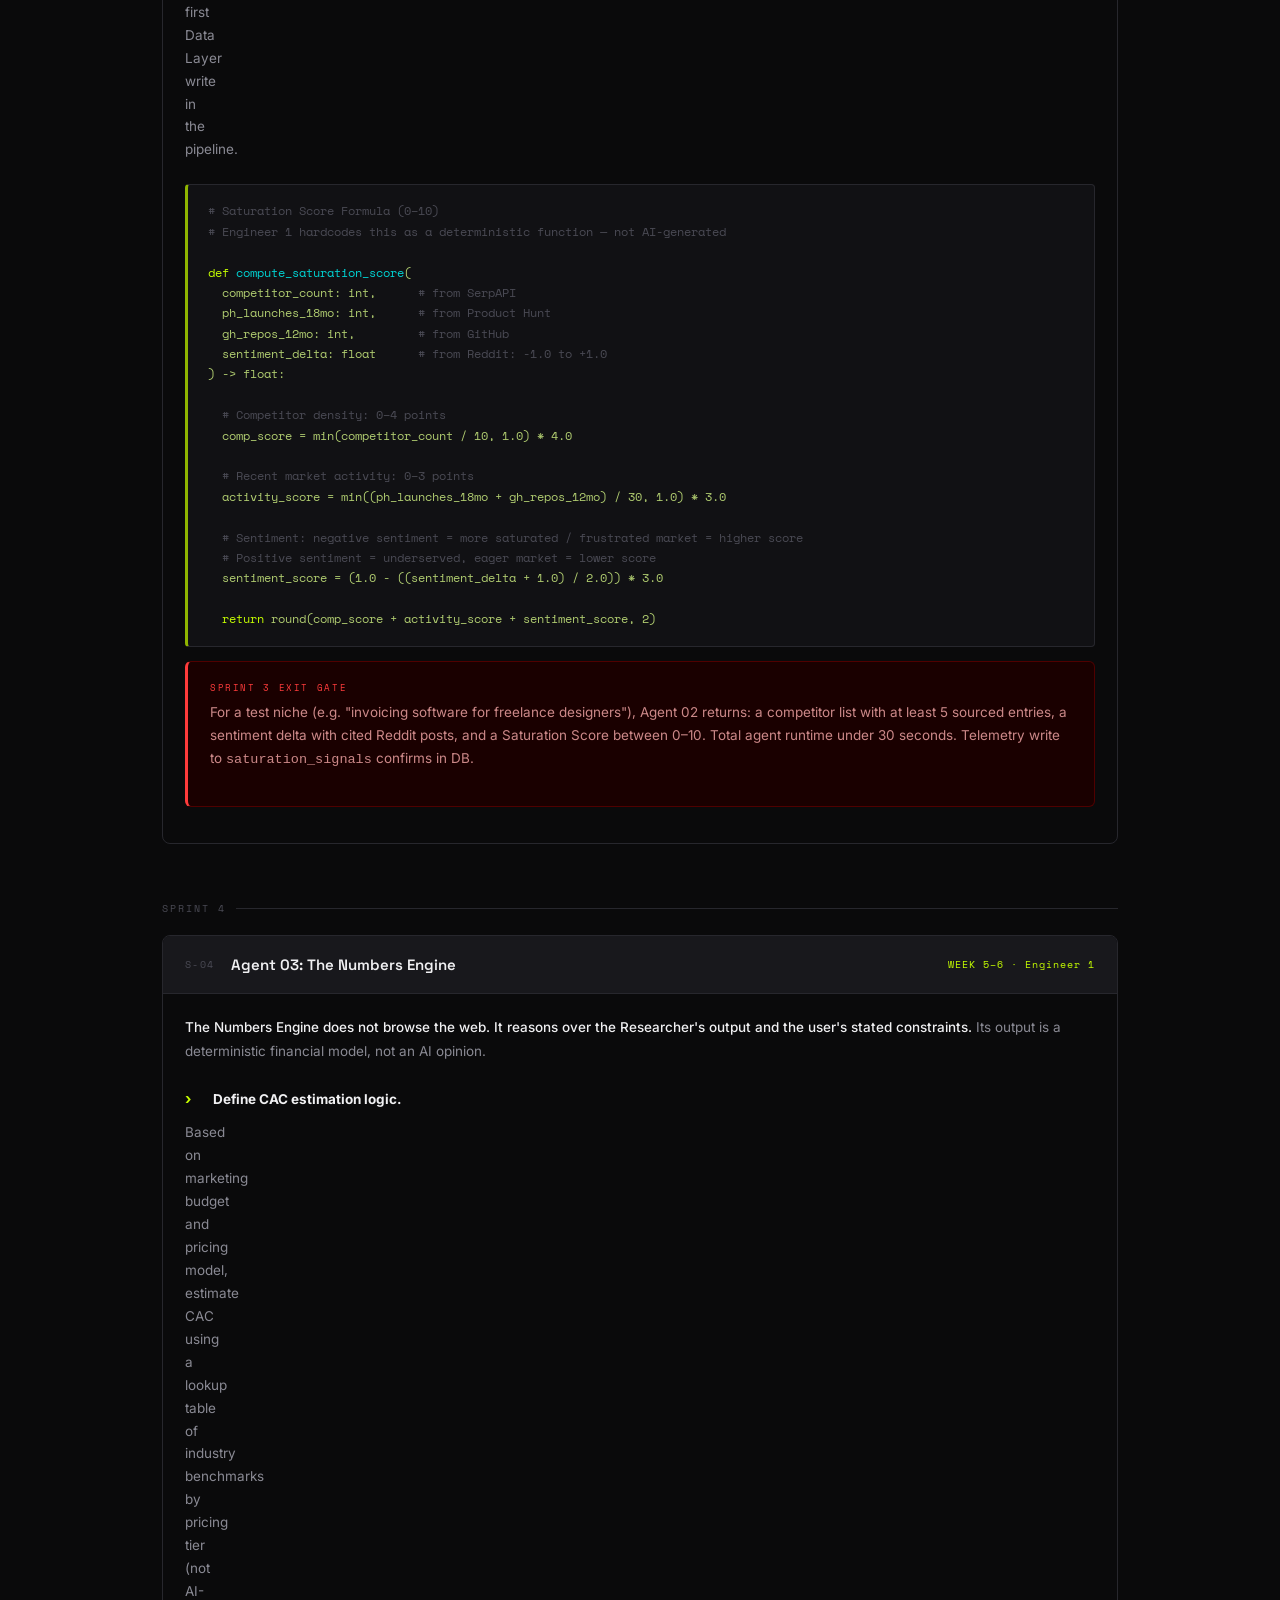
<file: phase1_prd_blueprint.html>
<!DOCTYPE html>
<html lang="en">
<head>
<meta charset="UTF-8"/>
<meta name="viewport" content="width=device-width, initial-scale=1.0"/>
<title>Phase 1 PRD — AI Due Diligence Layer</title>
<style>
  @import url('https://fonts.googleapis.com/css2?family=Space+Grotesk:wght@300;400;500;600;700&family=Space+Mono:wght@400;700&family=Inter:wght@300;400;500&display=swap');

  :root {
    --black:       #0A0A0B;
    --surface:     #111114;
    --panel:       #18181C;
    --border:      #27272D;
    --border-soft: #1F1F24;
    --acid:        #C6FF00;
    --acid-dim:    #8FB500;
    --acid-bg:     #0D1A00;
    --red:         #FF3B3B;
    --red-bg:      #1A0000;
    --amber:       #FFAA00;
    --amber-bg:    #1A1000;
    --cyan:        #00D4D4;
    --cyan-bg:     #001A1A;
    --purple:      #A78BFA;
    --purple-bg:   #0F0A1A;
    --text-primary:   #F0F0F2;
    --text-secondary: #8A8A94;
    --text-muted:     #4A4A54;
  }

  *, *::before, *::after { box-sizing: border-box; margin: 0; padding: 0; }

  body {
    background: var(--black);
    color: var(--text-primary);
    font-family: 'Inter', sans-serif;
    font-size: 14px;
    line-height: 1.7;
  }

  .page { max-width: 1020px; margin: 0 auto; padding: 60px 32px 120px; }

  /* HEADER */
  .header { border-bottom: 1px solid var(--border); padding-bottom: 44px; margin-bottom: 60px; }
  .eyebrow {
    font-family: 'Space Mono', monospace;
    font-size: 10px; letter-spacing: 0.2em;
    color: var(--acid); text-transform: uppercase;
    margin-bottom: 18px;
  }
  h1 {
    font-family: 'Space Grotesk', sans-serif;
    font-size: clamp(26px, 4.5vw, 44px);
    font-weight: 700; line-height: 1.08;
    letter-spacing: -0.03em;
    margin-bottom: 6px;
  }
  h1 span { color: var(--acid); }
  .header-sub {
    font-size: 14px; color: var(--text-secondary);
    font-weight: 300; margin-top: 14px; max-width: 680px; line-height: 1.7;
  }
  .badge-row { display: flex; gap: 8px; flex-wrap: wrap; margin-top: 20px; }
  .badge {
    font-family: 'Space Mono', monospace;
    font-size: 9px; letter-spacing: 0.14em;
    padding: 4px 10px; border-radius: 2px;
    text-transform: uppercase;
  }
  .badge-acid  { border: 1px solid var(--acid-dim); color: var(--acid); }
  .badge-amber { border: 1px solid #665000; color: var(--amber); background: var(--amber-bg); }
  .badge-cyan  { border: 1px solid #004444; color: var(--cyan); background: var(--cyan-bg); }
  .badge-red   { border: 1px solid #500000; color: var(--red); background: var(--red-bg); }

  /* SECTION */
  .section { margin-bottom: 56px; }
  .section-label {
    font-family: 'Space Mono', monospace;
    font-size: 10px; letter-spacing: 0.2em;
    color: var(--text-muted); text-transform: uppercase;
    margin-bottom: 18px;
    display: flex; align-items: center; gap: 10px;
  }
  .section-label::after { content:''; flex:1; height:1px; background:var(--border); }

  /* SPRINT BLOCK */
  .sprint {
    border: 1px solid var(--border);
    border-radius: 8px; overflow: hidden;
    margin-bottom: 16px;
  }
  .sprint-header {
    display: grid;
    grid-template-columns: auto 1fr auto;
    align-items: center; gap: 16px;
    padding: 16px 22px;
    background: var(--panel);
    border-bottom: 1px solid var(--border);
  }
  .sprint-num {
    font-family: 'Space Mono', monospace;
    font-size: 10px; letter-spacing: 0.14em;
    color: var(--text-muted);
  }
  .sprint-title {
    font-family: 'Space Grotesk', sans-serif;
    font-size: 15px; font-weight: 600;
    color: var(--text-primary);
  }
  .sprint-dur {
    font-family: 'Space Mono', monospace;
    font-size: 10px; color: var(--acid);
    letter-spacing: 0.1em; white-space: nowrap;
  }
  .sprint-body { padding: 22px; }
  .sprint-body p {
    color: var(--text-secondary); font-size: 13.5px;
    line-height: 1.75; margin-bottom: 16px;
  }

  /* TASK LIST */
  .task-list { list-style: none; }
  .task-list li {
    display: grid;
    grid-template-columns: 18px 1fr;
    gap: 10px;
    padding: 9px 0;
    border-bottom: 1px solid var(--border-soft);
    font-size: 13.5px; color: var(--text-secondary);
    align-items: start;
  }
  .task-list li:last-child { border-bottom: none; }
  .task-list li::before {
    content: '›';
    color: var(--acid); font-weight: 700;
    font-size: 15px; line-height: 1.4;
  }
  .task-list li strong { color: var(--text-primary); }

  /* CODE BLOCK */
  .code-block {
    background: var(--surface);
    border: 1px solid var(--border);
    border-left: 3px solid var(--acid-dim);
    border-radius: 4px;
    padding: 16px 20px;
    margin: 14px 0;
    font-family: 'Space Mono', monospace;
    font-size: 12px;
    color: #B0CC70;
    line-height: 1.7;
    overflow-x: auto;
    white-space: pre;
  }
  .code-block .comment { color: var(--text-muted); }
  .code-block .key     { color: var(--acid); }
  .code-block .val     { color: var(--cyan); }
  .code-block .str     { color: #FFB060; }

  /* DELIVERABLE TABLE */
  .del-table { width: 100%; border-collapse: collapse; font-size: 13px; }
  .del-table th {
    font-family: 'Space Mono', monospace;
    font-size: 9px; letter-spacing: 0.14em;
    text-transform: uppercase; color: var(--text-muted);
    padding: 10px 16px; text-align: left;
    border-bottom: 1px solid var(--border);
    background: var(--panel);
  }
  .del-table td {
    padding: 11px 16px;
    border-bottom: 1px solid var(--border-soft);
    color: var(--text-secondary); vertical-align: top;
  }
  .del-table tr:last-child td { border-bottom: none; }
  .del-table td:first-child { color: var(--text-primary); font-weight: 500; font-size: 13px; }
  .del-table .owner { font-family:'Space Mono',monospace; font-size:11px; color:var(--acid); }
  .del-table .pass { color: #5ECC5E; }
  .del-table .fail { color: var(--red); }

  /* ARCHITECTURE DIAGRAM */
  .arch-box {
    background: var(--surface);
    border: 1px solid var(--border);
    border-radius: 8px;
    padding: 28px;
  }
  .arch-row {
    display: flex; align-items: center;
    gap: 0; flex-wrap: wrap;
    margin-bottom: 8px;
  }
  .arch-node {
    background: var(--panel);
    border: 1px solid var(--border);
    border-radius: 4px;
    padding: 10px 16px;
    font-family: 'Space Grotesk', sans-serif;
    font-size: 12px; font-weight: 600;
    color: var(--text-primary);
    text-align: center; min-width: 120px;
  }
  .arch-node.acid { border-color: var(--acid-dim); color: var(--acid); background: var(--acid-bg); }
  .arch-node.cyan { border-color: #004444; color: var(--cyan); background: var(--cyan-bg); }
  .arch-node.amber { border-color: #554400; color: var(--amber); background: var(--amber-bg); }
  .arch-node.purple { border-color: #3D2F7A; color: var(--purple); background: var(--purple-bg); }
  .arch-node.red { border-color: #500000; color: var(--red); background: var(--red-bg); }
  .arch-node small {
    display: block; font-family: 'Space Mono', monospace;
    font-size: 9px; letter-spacing: 0.1em;
    font-weight: 400; opacity: 0.7; margin-top: 2px;
  }
  .arch-arrow {
    font-size: 16px; color: var(--text-muted);
    padding: 0 8px; flex-shrink: 0;
  }
  .arch-label {
    font-family: 'Space Mono', monospace;
    font-size: 9px; letter-spacing: 0.12em;
    color: var(--text-muted); text-transform: uppercase;
    margin: 12px 0 6px;
  }
  .arch-divider {
    border: none; border-top: 1px dashed var(--border);
    margin: 16px 0;
  }

  /* DECISION GATE */
  .gate {
    background: var(--red-bg);
    border: 1px solid #500000;
    border-left: 3px solid var(--red);
    border-radius: 6px;
    padding: 18px 22px; margin: 14px 0;
  }
  .gate-label {
    font-family: 'Space Mono', monospace;
    font-size: 9px; letter-spacing: 0.18em;
    color: var(--red); text-transform: uppercase;
    margin-bottom: 6px;
  }
  .gate p { color: #CC8888; font-size: 13.5px; line-height: 1.7; }

  /* ENV CARD */
  .env-grid {
    display: grid;
    grid-template-columns: repeat(auto-fit, minmax(220px, 1fr));
    gap: 10px;
  }
  .env-card {
    background: var(--panel);
    border: 1px solid var(--border);
    border-radius: 6px; padding: 18px 20px;
  }
  .env-card-label {
    font-family: 'Space Mono', monospace;
    font-size: 9px; letter-spacing: 0.16em;
    color: var(--text-muted); text-transform: uppercase;
    margin-bottom: 10px;
  }
  .env-card ul { list-style: none; }
  .env-card ul li {
    font-size: 12.5px; color: var(--text-secondary);
    padding: 4px 0; border-bottom: 1px solid var(--border-soft);
    font-family: 'Space Mono', monospace;
  }
  .env-card ul li:last-child { border-bottom: none; }

  /* SCHEMA BLOCK */
  .schema {
    background: var(--surface);
    border: 1px solid var(--border);
    border-radius: 6px;
    padding: 20px 24px;
    margin-bottom: 12px;
  }
  .schema-title {
    font-family: 'Space Mono', monospace;
    font-size: 11px; letter-spacing: 0.1em;
    color: var(--cyan); margin-bottom: 10px;
  }

  /* SUCCESS CRITERIA */
  .criteria-grid {
    display: grid;
    grid-template-columns: repeat(auto-fit, minmax(180px, 1fr));
    gap: 10px;
  }
  .criteria-card {
    background: var(--panel);
    border: 1px solid var(--border);
    border-radius: 6px; padding: 16px 18px;
    text-align: center;
  }
  .criteria-num {
    font-family: 'Space Grotesk', sans-serif;
    font-size: 28px; font-weight: 700;
    color: var(--acid); letter-spacing: -0.04em;
    line-height: 1;
  }
  .criteria-label {
    font-family: 'Space Mono', monospace;
    font-size: 9px; letter-spacing: 0.12em;
    color: var(--text-muted); text-transform: uppercase;
    margin-top: 6px; line-height: 1.5;
  }

  /* CARD */
  .card {
    background: var(--panel); border: 1px solid var(--border);
    border-radius: 6px; padding: 22px 26px; margin-bottom: 10px;
  }
  .card-title {
    font-family: 'Space Grotesk', sans-serif;
    font-size: 13px; font-weight: 600;
    color: var(--acid); text-transform: uppercase;
    letter-spacing: 0.08em; margin-bottom: 8px;
  }
  .card p { color: var(--text-secondary); font-size: 13.5px; line-height: 1.75; }

  /* HIGHLIGHT */
  .hl { color: var(--text-primary); font-weight: 500; }
  .hl-acid { color: var(--acid); }
  .hl-amber { color: var(--amber); }
  .hl-cyan { color: var(--cyan); }
  .hl-red { color: var(--red); }

  /* IMPORTANT BOX */
  .important {
    background: var(--acid-bg);
    border: 1px solid var(--acid-dim);
    border-left: 3px solid var(--acid);
    border-radius: 6px; padding: 18px 22px; margin: 14px 0;
  }
  .important-label {
    font-family: 'Space Mono', monospace;
    font-size: 9px; letter-spacing: 0.18em;
    color: var(--acid); text-transform: uppercase; margin-bottom: 6px;
  }
  .important p { color: #A8C870; font-size: 13.5px; line-height: 1.7; }

  hr { border: none; border-top: 1px solid var(--border); margin: 52px 0; }

  .footer {
    display: flex; justify-content: space-between;
    flex-wrap: wrap; gap: 8px; margin-top: 64px;
    padding-top: 24px; border-top: 1px solid var(--border);
  }
  .footer span {
    font-family: 'Space Mono', monospace;
    font-size: 9px; letter-spacing: 0.12em; color: var(--text-muted);
  }

  @media(max-width:600px){
    .page{padding:32px 16px 80px;}
    .sprint-header{grid-template-columns:1fr auto;}
    .sprint-num{display:none;}
  }
</style>
</head>
<body>
<div class="page">

  <!-- HEADER -->
  <header class="header">
    <div class="eyebrow">Product Requirements Document · Phase 1</div>
    <h1>Build Blueprint:<br/><span>AI Due Diligence Layer</span></h1>
    <p class="header-sub">
      The exact sequence of what to build, in what order, with what tools — written so that your ADK engineer opens this document and knows where to start on day one. No ambiguity. No "figure it out later."
    </p>
    <div class="badge-row">
      <span class="badge badge-acid">Phase 1 · 0–12 Weeks</span>
      <span class="badge badge-amber">Target: Working Pipeline End-to-End</span>
      <span class="badge badge-cyan">Stack: Python · ADK 2.0 · Gemini · MCP</span>
      <span class="badge badge-red">Google Antigravity: Frontend Only</span>
    </div>
  </header>

  <!-- NORTH STAR -->
  <section class="section">
    <div class="section-label">Phase 1 North Star</div>
    <div class="card">
      <div class="card-title">Definition of Done for Phase 1</div>
      <p>
        A user inputs a raw idea. The five-agent pipeline runs sequentially without manual intervention. The Critic either halts with a cited kill reason or passes the idea to the Builder. The Builder outputs a structured 3-month roadmap. Every agent write triggers a telemetry log to the Data Layer. The Antigravity UI renders the final output. <span class="hl">That full loop — working, in production, handling 10 concurrent validations — is Phase 1 complete.</span> Nothing else counts.
      </p>
    </div>
    <div class="important">
      <div class="important-label">Rule Zero for Every Engineer</div>
      <p>
        The Data Layer telemetry write is <strong>not optional</strong> and not a Phase 2 task. Every agent that produces a signal — saturation score, viability ratio, kill reason — must write it anonymized to the database on the same run. If this slips to "later," the moat never compounds. Wire it in on week one, even if the schema is rough.
      </p>
    </div>
  </section>

  <!-- SYSTEM ARCHITECTURE -->
  <section class="section">
    <div class="section-label">System Architecture — What Gets Built</div>

    <div class="arch-box">
      <div class="arch-label">Entry Point</div>
      <div class="arch-row">
        <div class="arch-node acid">User Input Form<small>Antigravity UI</small></div>
        <div class="arch-arrow">→</div>
        <div class="arch-node acid">FastAPI Gateway<small>/validate endpoint</small></div>
        <div class="arch-arrow">→</div>
        <div class="arch-node acid">ADK Orchestrator<small>Session Manager</small></div>
      </div>

      <hr class="arch-divider"/>
      <div class="arch-label">Agent Pipeline (Sequential)</div>
      <div class="arch-row">
        <div class="arch-node">Agent 01<small>Gatekeeper</small></div>
        <div class="arch-arrow">→</div>
        <div class="arch-node cyan">Agent 02<small>Researcher + MCP</small></div>
        <div class="arch-arrow">→</div>
        <div class="arch-node amber">Agent 03<small>Numbers Engine</small></div>
        <div class="arch-arrow">→</div>
        <div class="arch-node red">Agent 04<small>Failsafe Critic</small></div>
        <div class="arch-arrow">→</div>
        <div class="arch-node purple">Agent 05<small>Builder</small></div>
      </div>

      <hr class="arch-divider"/>
      <div class="arch-label">Parallel Writes (Every Agent → Data Layer)</div>
      <div class="arch-row">
        <div class="arch-node cyan">PostgreSQL<small>Signal Store</small></div>
        <div class="arch-arrow">←</div>
        <div class="arch-node">Telemetry Writer<small>Async · Non-blocking</small></div>
        <div class="arch-arrow">←</div>
        <div class="arch-node">Each Agent Output<small>Anonymized</small></div>
      </div>

      <hr class="arch-divider"/>
      <div class="arch-label">Output Layer</div>
      <div class="arch-row">
        <div class="arch-node purple">Builder Output<small>JSON Roadmap</small></div>
        <div class="arch-arrow">→</div>
        <div class="arch-node acid">Antigravity Trigger<small>UI Render Event</small></div>
        <div class="arch-arrow">→</div>
        <div class="arch-node acid">Interactive Dashboard<small>Risk · Roadmap · Financials</small></div>
      </div>
    </div>
  </section>

  <!-- DEV ENVIRONMENT -->
  <section class="section">
    <div class="section-label">Step 0 — Environment Setup (Day 1–2, Both Engineers)</div>
    <div class="env-grid">
      <div class="env-card">
        <div class="env-card-label">Python Environment</div>
        <ul>
          <li>Python 3.11+</li>
          <li>google-adk==2.0.*</li>
          <li>google-generativeai</li>
          <li>fastapi + uvicorn</li>
          <li>asyncpg (DB driver)</li>
          <li>httpx (async HTTP)</li>
          <li>pydantic v2</li>
        </ul>
      </div>
      <div class="env-card">
        <div class="env-card-label">API Keys Needed Day 1</div>
        <ul>
          <li>Gemini API key</li>
          <li>Reddit API (OAuth)</li>
          <li>Product Hunt API</li>
          <li>GitHub API token</li>
          <li>SerpAPI (web scrape)</li>
        </ul>
      </div>
      <div class="env-card">
        <div class="env-card-label">Infrastructure</div>
        <ul>
          <li>PostgreSQL 15+</li>
          <li>Redis (session cache)</li>
          <li>Docker Compose (local)</li>
          <li>Google Cloud Run (prod)</li>
          <li>Antigravity SDK</li>
        </ul>
      </div>
      <div class="env-card">
        <div class="env-card-label">Repo Structure</div>
        <ul>
          <li>/agents (5 agent files)</li>
          <li>/mcp_servers (custom)</li>
          <li>/data_layer (DB + writer)</li>
          <li>/api (FastAPI gateway)</li>
          <li>/ui (Antigravity)</li>
        </ul>
      </div>
    </div>

    <div class="code-block"><span class="comment"># Project scaffold — run this first</span>
<span class="key">mkdir</span> ai-due-diligence && <span class="key">cd</span> ai-due-diligence
<span class="key">mkdir</span> -p agents mcp_servers data_layer api ui tests

<span class="comment"># Install core dependencies</span>
<span class="key">pip install</span> google-adk==2.0.* google-generativeai fastapi uvicorn \
            asyncpg httpx pydantic redis python-dotenv

<span class="comment"># .env structure (never commit this)</span>
<span class="key">GEMINI_API_KEY</span>=<span class="str">your_key</span>
<span class="key">REDDIT_CLIENT_ID</span>=<span class="str">your_key</span>
<span class="key">PRODUCT_HUNT_TOKEN</span>=<span class="str">your_key</span>
<span class="key">GITHUB_TOKEN</span>=<span class="str">your_key</span>
<span class="key">SERPAPI_KEY</span>=<span class="str">your_key</span>
<span class="key">DATABASE_URL</span>=<span class="str">postgresql+asyncpg://user:pass@localhost/diligence</span>
<span class="key">REDIS_URL</span>=<span class="str">redis://localhost:6379</span></div>
  </section>

  <!-- SPRINT 1 -->
  <section class="section">
    <div class="section-label">Sprint 1</div>
    <div class="sprint">
      <div class="sprint-header">
        <div class="sprint-num">S-01</div>
        <div class="sprint-title">Data Layer + FastAPI Gateway</div>
        <div class="sprint-dur">WEEK 1–2 · Engineer 2 leads</div>
      </div>
      <div class="sprint-body">
        <p>
          <span class="hl">Build the database and the API entry point first.</span> Every subsequent agent depends on having a place to write signal data and a gateway to receive user input. This is not exciting work. It is the foundation everything else breaks without.
        </p>

        <ul class="task-list">
          <li><strong>Design and migrate the PostgreSQL schema.</strong> Four tables minimum: <code>validation_sessions</code>, <code>saturation_signals</code>, <code>cac_ltv_benchmarks</code>, <code>failure_taxonomy</code>. Add <code>session_hash</code> (SHA-256 of session ID) as the anonymization key on every table from day one.</li>
          <li><strong>Build the async Telemetry Writer module.</strong> A single <code>write_signal(table, payload)</code> function that every agent calls. Non-blocking. Uses <code>asyncpg</code>. Fails silently with a structured error log — a DB write failure must never crash an agent run.</li>
          <li><strong>Build the FastAPI gateway.</strong> One endpoint: <code>POST /validate</code>. Accepts the five user inputs (thesis, niche, monetization, constraints, known competitors). Validates with Pydantic. Returns a <code>session_id</code> and kicks off the ADK pipeline asynchronously. Returns status via <code>GET /status/{session_id}</code>.</li>
          <li><strong>Wire up Redis for session state.</strong> The ADK orchestrator needs to persist agent outputs between pipeline steps. Store intermediate agent outputs keyed by session ID with a 24-hour TTL.</li>
        </ul>

        <div class="schema">
          <div class="schema-title">// data_layer/schema.sql — Minimum viable tables</div>
          <div class="code-block"><span class="key">CREATE TABLE</span> validation_sessions (
  id            UUID PRIMARY KEY DEFAULT gen_random_uuid(),
  session_hash  TEXT NOT NULL,          <span class="comment">-- anonymized: SHA256(session_id)</span>
  niche_slug    TEXT NOT NULL,          <span class="comment">-- normalized niche label</span>
  pricing_model TEXT NOT NULL,          <span class="comment">-- usage | flat | freemium</span>
  outcome       TEXT,                   <span class="comment">-- PASSED | KILLED | PENDING</span>
  created_at    TIMESTAMPTZ DEFAULT NOW()
);

<span class="key">CREATE TABLE</span> saturation_signals (
  id              UUID PRIMARY KEY DEFAULT gen_random_uuid(),
  session_hash    TEXT NOT NULL,
  niche_slug      TEXT NOT NULL,
  saturation_score NUMERIC(4,2),        <span class="comment">-- 0.00–10.00</span>
  competitor_count INT,
  sentiment_delta  NUMERIC(5,4),        <span class="comment">-- normalized -1 to +1</span>
  sources_cited    INT,
  created_at      TIMESTAMPTZ DEFAULT NOW()
);

<span class="key">CREATE TABLE</span> cac_ltv_benchmarks (
  id             UUID PRIMARY KEY DEFAULT gen_random_uuid(),
  session_hash   TEXT NOT NULL,
  niche_slug     TEXT NOT NULL,
  pricing_model  TEXT NOT NULL,
  estimated_cac  NUMERIC(10,2),
  estimated_ltv  NUMERIC(10,2),
  viability_ratio NUMERIC(6,4),         <span class="comment">-- LTV/CAC</span>
  created_at     TIMESTAMPTZ DEFAULT NOW()
);

<span class="key">CREATE TABLE</span> failure_taxonomy (
  id            UUID PRIMARY KEY DEFAULT gen_random_uuid(),
  session_hash  TEXT NOT NULL,
  niche_slug    TEXT NOT NULL,
  kill_reason   TEXT NOT NULL,          <span class="comment">-- SATURATION | UNIT_ECON | NO_DIFFERENTIATOR | CITATION_FAIL</span>
  saturation_score NUMERIC(4,2),
  retry_count   INT DEFAULT 0,
  created_at    TIMESTAMPTZ DEFAULT NOW()
);</div>
        </div>

        <div class="gate">
          <div class="gate-label">Sprint 1 Exit Gate</div>
          <p>
            <code>POST /validate</code> accepts valid input and returns a <code>session_id</code>. A test write to all four DB tables succeeds. Redis stores and retrieves a mock session object. <span class="hl-red">Do not start Sprint 2 until this gate clears.</span>
          </p>
        </div>
      </div>
    </div>
  </section>

  <!-- SPRINT 2 -->
  <section class="section">
    <div class="section-label">Sprint 2</div>
    <div class="sprint">
      <div class="sprint-header">
        <div class="sprint-num">S-02</div>
        <div class="sprint-title">ADK Orchestrator + Agent 01: The Gatekeeper</div>
        <div class="sprint-dur">WEEK 2–3 · Engineer 1 leads</div>
      </div>
      <div class="sprint-body">
        <p>
          <span class="hl">Build the orchestration shell first, then slot in Agent 01.</span> The ADK orchestrator is the conductor. Build it so that adding the remaining four agents is a mechanical task, not an architectural decision.
        </p>

        <ul class="task-list">
          <li><strong>Initialize the ADK SessionService and Runner.</strong> Use <code>InMemorySessionService</code> for development. Switch to <code>DatabaseSessionService</code> backed by PostgreSQL before production. The Runner manages the sequential pipeline handoffs.</li>
          <li><strong>Define the canonical inter-agent message schema.</strong> Every agent receives a <code>PipelineContext</code> object and must return an updated <code>PipelineContext</code>. Define this Pydantic model now — it is the contract every agent signs. Fields: <code>session_id</code>, <code>raw_input</code>, <code>gatekeeper_output</code>, <code>researcher_output</code>, <code>numbers_output</code>, <code>critic_decision</code>, <code>builder_output</code>, <code>pipeline_status</code>.</li>
          <li><strong>Build Agent 01 — The Gatekeeper.</strong> Gemini prompt: takes the five raw inputs and outputs a strict JSON object: normalized niche slug, locked value proposition (≤40 words), primary audience definition, and a list of three falsifiable assumptions the validation must test. Strict JSON output only — no prose.</li>
          <li><strong>Wire Agent 01 into the orchestrator.</strong> On <code>POST /validate</code>, the orchestrator invokes Agent 01, stores the output in Redis under <code>{session_id}:gatekeeper</code>, and triggers Agent 02. The FastAPI <code>/status</code> endpoint reads Redis and returns current pipeline stage.</li>
        </ul>

        <div class="code-block"><span class="comment"># agents/gatekeeper.py — Core structure</span>
<span class="key">from</span> google.adk.agents <span class="key">import</span> LlmAgent
<span class="key">from</span> google.adk.models <span class="key">import</span> Gemini

GATEKEEPER_PROMPT = <span class="str">"""
You are a precision input normalizer for a market validation system.
Given raw user input, output ONLY a valid JSON object with these exact fields:

{
  "niche_slug": "kebab-case-niche-label-max-5-words",
  "value_proposition": "One sentence, max 40 words, subject-verb-object format",
  "target_audience": "Specific descriptor. No vague terms like 'businesses' or 'users'.",
  "pricing_model": "usage_based | flat_subscription | freemium",
  "falsifiable_assumptions": [
    "Assumption 1 that market research must confirm or deny",
    "Assumption 2",
    "Assumption 3"
  ],
  "runway_weeks": integer,
  "marketing_budget_usd": integer
}

Return ONLY the JSON. No preamble. No explanation. No markdown.
"""</span>

gatekeeper_agent = LlmAgent(
  name=<span class="str">"gatekeeper"</span>,
  model=Gemini(<span class="str">"gemini-2.0-flash"</span>),
  instruction=GATEKEEPER_PROMPT,
  output_key=<span class="str">"gatekeeper_output"</span>
)</div>

        <div class="gate">
          <div class="gate-label">Sprint 2 Exit Gate</div>
          <p>
            A raw user input posted to <code>/validate</code> triggers Agent 01, which returns a valid structured JSON object in under 8 seconds. The output is stored in Redis. <code>/status/{session_id}</code> returns <code>"stage": "gatekeeper_complete"</code>.
          </p>
        </div>
      </div>
    </div>
  </section>

  <!-- SPRINT 3 -->
  <section class="section">
    <div class="section-label">Sprint 3</div>
    <div class="sprint">
      <div class="sprint-header">
        <div class="sprint-num">S-03</div>
        <div class="sprint-title">MCP Servers + Agent 02: The Researcher</div>
        <div class="sprint-dur">WEEK 3–5 · Engineer 1 leads · Engineer 2 supports MCP</div>
      </div>
      <div class="sprint-body">
        <p>
          <span class="hl">This is the hardest sprint. The MCP servers are custom-built and directly determine the quality of every validation.</span> The Researcher is the only agent that touches the real world. Get this wrong and the entire system produces confident garbage.
        </p>

        <ul class="task-list">
          <li><strong>Build MCP Server 1: Web Competitor Scraper.</strong> Uses SerpAPI to search for "<code>{niche_slug} software</code>", "<code>{niche_slug} tool</code>", "<code>best {niche_slug} alternatives</code>". Returns: list of competitor names, URLs, estimated founding year, and G2/Capterra review count if available. Cap at 20 results. Structured JSON output only.</li>
          <li><strong>Build MCP Server 2: Reddit Sentiment Scraper.</strong> Queries Reddit API for the top 50 posts in the last 12 months matching the niche slug across r/entrepreneur, r/SaaS, r/startups, r/indiehackers. Extracts comment sentiment (positive/negative/neutral via Gemini Flash). Returns a normalized sentiment delta: +1.0 (all positive) to -1.0 (all negative).</li>
          <li><strong>Build MCP Server 3: Product Hunt + GitHub Signal.</strong> Product Hunt API: count products launched in this niche in the last 18 months. GitHub: count public repos matching niche keywords created in last 12 months. Both are proxy signals for developer-perceived market opportunity.</li>
          <li><strong>Build Agent 02 — The Researcher.</strong> Calls all three MCP servers in parallel (use <code>asyncio.gather</code>). Computes the Saturation Score using the weighted formula below. Every output must include the source URL that justifies it. <span class="hl-red">Unsourced claims = automatic Critic kill.</span></li>
          <li><strong>Wire telemetry write after Agent 02 completes.</strong> Call <code>write_signal("saturation_signals", payload)</code> with the saturation score, competitor count, and sentiment delta. This is the first Data Layer write in the pipeline.</li>
        </ul>

        <div class="code-block"><span class="comment"># Saturation Score Formula (0–10)</span>
<span class="comment"># Engineer 1 hardcodes this as a deterministic function — not AI-generated</span>

<span class="key">def</span> <span class="val">compute_saturation_score</span>(
  competitor_count: int,      <span class="comment"># from SerpAPI</span>
  ph_launches_18mo: int,      <span class="comment"># from Product Hunt</span>
  gh_repos_12mo: int,         <span class="comment"># from GitHub</span>
  sentiment_delta: float      <span class="comment"># from Reddit: -1.0 to +1.0</span>
) -> float:

  <span class="comment"># Competitor density: 0–4 points</span>
  comp_score = min(competitor_count / 10, 1.0) * 4.0

  <span class="comment"># Recent market activity: 0–3 points</span>
  activity_score = min((ph_launches_18mo + gh_repos_12mo) / 30, 1.0) * 3.0

  <span class="comment"># Sentiment: negative sentiment = more saturated / frustrated market = higher score</span>
  <span class="comment"># Positive sentiment = underserved, eager market = lower score</span>
  sentiment_score = (1.0 - ((sentiment_delta + 1.0) / 2.0)) * 3.0

  <span class="key">return</span> round(comp_score + activity_score + sentiment_score, 2)</div>

        <div class="gate">
          <div class="gate-label">Sprint 3 Exit Gate</div>
          <p>
            For a test niche (e.g. "invoicing software for freelance designers"), Agent 02 returns: a competitor list with at least 5 sourced entries, a sentiment delta with cited Reddit posts, and a Saturation Score between 0–10. Total agent runtime under 30 seconds. Telemetry write to <code>saturation_signals</code> confirms in DB.
          </p>
        </div>
      </div>
    </div>
  </section>

  <!-- SPRINT 4 -->
  <section class="section">
    <div class="section-label">Sprint 4</div>
    <div class="sprint">
      <div class="sprint-header">
        <div class="sprint-num">S-04</div>
        <div class="sprint-title">Agent 03: The Numbers Engine</div>
        <div class="sprint-dur">WEEK 5–6 · Engineer 1</div>
      </div>
      <div class="sprint-body">
        <p>
          <span class="hl">The Numbers Engine does not browse the web. It reasons over the Researcher's output and the user's stated constraints.</span> Its output is a deterministic financial model, not an AI opinion.
        </p>

        <ul class="task-list">
          <li><strong>Define CAC estimation logic.</strong> Based on marketing budget and pricing model, estimate CAC using a lookup table of industry benchmarks by pricing tier (not AI-hallucinated — hardcode from known SaaS benchmarks: usage-based CAC avg $180, flat sub avg $240, freemium avg $310). The AI adjusts these by the niche sentiment delta — positive sentiment = lower CAC multiplier.</li>
          <li><strong>Define LTV estimation logic.</strong> Based on stated pricing model and niche, estimate average MRR per customer and apply a churn rate lookup by pricing model (freemium: 8%/mo, flat: 4%/mo, usage: 5%/mo). LTV = (MRR per user) / churn rate.</li>
          <li><strong>Compute the Viability Ratio.</strong> <code>viability_ratio = LTV / CAC</code>. Ratios below 3.0 are flagged as structurally broken. Ratios between 3.0–5.0 are marginal. Above 5.0 is viable. This output goes directly to the Critic as a binary signal.</li>
          <li><strong>Wire telemetry write.</strong> Write <code>estimated_cac</code>, <code>estimated_ltv</code>, and <code>viability_ratio</code> to <code>cac_ltv_benchmarks</code>. This is the Data Layer's most commercially valuable signal — it is how the future benchmark product gets built.</li>
        </ul>

        <div class="gate">
          <div class="gate-label">Sprint 4 Exit Gate</div>
          <p>
            For a test case with a $500 marketing budget and flat-rate pricing, Agent 03 returns a viability ratio with explicit CAC and LTV figures and a VIABLE / MARGINAL / BROKEN classification. Telemetry write confirms in <code>cac_ltv_benchmarks</code>.
          </p>
        </div>
      </div>
    </div>
  </section>

  <!-- SPRINT 5 -->
  <section class="section">
    <div class="section-label">Sprint 5</div>
    <div class="sprint">
      <div class="sprint-header">
        <div class="sprint-num">S-05</div>
        <div class="sprint-title">Agent 04: The Failsafe Critic</div>
        <div class="sprint-dur">WEEK 6–7 · Engineer 1</div>
      </div>
      <div class="sprint-body">
        <p>
          <span class="hl">The Critic is the most important agent and the simplest to build. It applies rules, not intelligence.</span> Two hard kill conditions. No exceptions. No "on the other hand." Build it as a rule engine first, then layer Gemini for the kill reason narrative.
        </p>

        <ul class="task-list">
          <li><strong>Kill Condition 1 — Citation Failure.</strong> Check the Researcher output: count the number of competitor entries that have a valid source URL. If more than 20% of claims are unsourced, return <code>KILL: CITATION_FAIL</code>. Do not pass to Agent 05.</li>
          <li><strong>Kill Condition 2 — Saturation Threshold.</strong> If <code>saturation_score &gt; 8.0</code> AND no unique differentiator was identified by the Gatekeeper, return <code>KILL: SATURATION_NO_DIFFERENTIATOR</code>. Do not pass to Agent 05.</li>
          <li><strong>Kill Condition 3 — Unit Economics.</strong> If <code>viability_ratio &lt; 3.0</code>, return <code>KILL: UNIT_ECON_BROKEN</code>. This is not a soft warning. It is a hard stop.</li>
          <li><strong>On PASS:</strong> Gemini generates a one-paragraph "Thesis Confirmation" that summarizes why the idea cleared all three gates — with citations. This is the user's first positive signal after the pipeline runs.</li>
          <li><strong>Telemetry write on KILL only.</strong> Write kill reason, saturation score, and session hash to <code>failure_taxonomy</code>. This is the most analytically valuable signal in the entire system — it builds the Failure Pattern Index that VCs will eventually pay for.</li>
        </ul>

        <div class="gate">
          <div class="gate-label">Sprint 5 Exit Gate</div>
          <p>
            Run three test cases: one that should kill on saturation, one on unit economics, one that should pass. All three produce the correct outcome. Kill cases write to <code>failure_taxonomy</code>. Pass case generates a Thesis Confirmation paragraph with citations.
          </p>
        </div>
      </div>
    </div>
  </section>

  <!-- SPRINT 6 -->
  <section class="section">
    <div class="section-label">Sprint 6</div>
    <div class="sprint">
      <div class="sprint-header">
        <div class="sprint-num">S-06</div>
        <div class="sprint-title">Agent 05: The Builder + Antigravity UI</div>
        <div class="sprint-dur">WEEK 7–9 · Engineer 1 (Builder) + Frontend Engineer (Antigravity)</div>
      </div>
      <div class="sprint-body">
        <p>
          <span class="hl">The Builder's output is a structured JSON object. Antigravity consumes that JSON and renders it. These are two separate concerns — build and test them independently.</span>
        </p>

        <ul class="task-list">
          <li><strong>Define the Builder output schema.</strong> The JSON must contain: <code>executive_summary</code> (3 sentences), <code>roadmap</code> (array of 90 objects, one per day, each with <code>day</code>, <code>week</code>, <code>task</code>, <code>owner</code>, <code>deliverable</code>), <code>risk_matrix</code> (top 5 risks with probability and impact scores), <code>financial_model</code> (CAC, LTV, break-even month, MRR projections at 3/6/12 months), <code>cited_sources</code> (full list from Researcher).</li>
          <li><strong>Prompt the Builder agent.</strong> Gemini takes the full PipelineContext (all prior agent outputs) and generates the roadmap. Instruct it to populate every single day — no "continue this pattern" shortcuts. Verify day count in post-processing before storing.</li>
          <li><strong>Build the Antigravity UI components.</strong> Four views: (1) Pipeline status tracker — shows which of the 5 agents is running in real time. (2) Kill screen — rendered when the Critic fires, showing the exact kill reason and the cited evidence. (3) Roadmap view — interactive 90-day calendar. (4) Dashboard — risk matrix, financial model, and source index.</li>
          <li><strong>Wire the Antigravity trigger.</strong> When Agent 05 writes its output to Redis, the FastAPI gateway emits a Server-Sent Event (SSE) to the Antigravity frontend. Antigravity listens on the SSE stream and triggers the render when the event arrives.</li>
        </ul>

        <div class="gate">
          <div class="gate-label">Sprint 6 Exit Gate</div>
          <p>
            A passing idea produces a complete 90-day roadmap JSON with no missing days. Antigravity renders all four UI views without errors. A killed idea renders the Kill screen with cited evidence. End-to-end pipeline runtime: under 90 seconds.
          </p>
        </div>
      </div>
    </div>
  </section>

  <!-- SPRINT 7 -->
  <section class="section">
    <div class="section-label">Sprint 7</div>
    <div class="sprint">
      <div class="sprint-header">
        <div class="sprint-num">S-07</div>
        <div class="sprint-title">Hardening, Load Testing &amp; Production Deploy</div>
        <div class="sprint-dur">WEEK 9–12 · Both Engineers</div>
      </div>
      <div class="sprint-body">
        <p>
          <span class="hl">The pipeline works in a single thread. Now make it not break under 10 concurrent users.</span> This sprint is not about new features. It is about not embarrassing yourself in the first week of beta.
        </p>

        <ul class="task-list">
          <li><strong>Add global error handling and retry logic.</strong> Every MCP server call gets 3 retries with exponential backoff. Every Gemini API call gets 2 retries. A failed agent writes its error state to Redis and exposes it via <code>/status</code>. The pipeline never silently hangs.</li>
          <li><strong>Load test with Locust.</strong> Simulate 10 concurrent validation sessions. Target: all 10 complete within 3 minutes. Identify and fix the bottleneck — it will almost certainly be the Researcher's MCP server calls hitting external API rate limits.</li>
          <li><strong>Implement API rate limit handling for all external services.</strong> Reddit: 60 requests/minute. Product Hunt: 60 requests/hour (cache aggressively). SerpAPI: per your plan tier. GitHub: 5000 requests/hour (authenticated). Add per-service rate limit tracking in Redis.</li>
          <li><strong>Deploy to Google Cloud Run.</strong> Two services: <code>api-service</code> (FastAPI) and <code>agent-worker</code> (ADK pipeline). Cloud Run auto-scales. Set minimum instances to 1 to avoid cold starts on the agent worker. Antigravity deploys separately per its own deployment model.</li>
          <li><strong>Set up basic monitoring.</strong> Cloud Monitoring for API latency and error rates. Postgres slow query log for any Data Layer write taking over 200ms. Alert on pipeline failure rate above 5% (excluding intentional Critic kills).</li>
        </ul>

        <div class="gate">
          <div class="gate-label">Phase 1 Final Exit Gate</div>
          <p>
            10 concurrent validations complete without errors. All four DB tables are accumulating signal data. The Antigravity UI renders correctly on completion. Pipeline failure rate (excluding Critic kills) is under 2%. <span class="hl-acid">This is Phase 1 complete.</span>
          </p>
        </div>
      </div>
    </div>
  </section>

  <!-- DELIVERABLES -->
  <section class="section">
    <div class="section-label">Phase 1 Deliverables Checklist</div>
    <table class="del-table">
      <thead>
        <tr>
          <th>Deliverable</th>
          <th>Owner</th>
          <th>Week Due</th>
          <th>Exit Criteria</th>
        </tr>
      </thead>
      <tbody>
        <tr>
          <td>PostgreSQL schema + Telemetry Writer</td>
          <td class="owner">Eng 2</td>
          <td>W2</td>
          <td>All 4 tables writable, non-blocking async confirmed</td>
        </tr>
        <tr>
          <td>FastAPI Gateway + Redis session store</td>
          <td class="owner">Eng 2</td>
          <td>W2</td>
          <td>POST /validate returns session_id in &lt;200ms</td>
        </tr>
        <tr>
          <td>ADK Orchestrator + PipelineContext schema</td>
          <td class="owner">Eng 1</td>
          <td>W3</td>
          <td>Sequential handoff between stub agents works</td>
        </tr>
        <tr>
          <td>Agent 01 — Gatekeeper</td>
          <td class="owner">Eng 1</td>
          <td>W3</td>
          <td>Valid JSON output in &lt;8s for any raw input</td>
        </tr>
        <tr>
          <td>MCP Servers (×3)</td>
          <td class="owner">Eng 1+2</td>
          <td>W5</td>
          <td>All three return sourced, structured data</td>
        </tr>
        <tr>
          <td>Agent 02 — Researcher + Saturation Score</td>
          <td class="owner">Eng 1</td>
          <td>W5</td>
          <td>Score computed deterministically; telemetry write confirmed</td>
        </tr>
        <tr>
          <td>Agent 03 — Numbers Engine</td>
          <td class="owner">Eng 1</td>
          <td>W6</td>
          <td>Viability ratio output; telemetry write confirmed</td>
        </tr>
        <tr>
          <td>Agent 04 — Failsafe Critic</td>
          <td class="owner">Eng 1</td>
          <td>W7</td>
          <td>3 kill conditions enforced; failure taxonomy write confirmed</td>
        </tr>
        <tr>
          <td>Agent 05 — Builder (90-day roadmap)</td>
          <td class="owner">Eng 1</td>
          <td>W8</td>
          <td>Complete JSON roadmap with no missing days</td>
        </tr>
        <tr>
          <td>Antigravity UI (4 views)</td>
          <td class="owner">FE Eng</td>
          <td>W9</td>
          <td>All views render; SSE trigger works; kill screen functional</td>
        </tr>
        <tr>
          <td>Load test + production deploy</td>
          <td class="owner">Both</td>
          <td>W12</td>
          <td>10 concurrent sessions; error rate &lt;2%; Cloud Run live</td>
        </tr>
      </tbody>
    </table>
  </section>

  <!-- SUCCESS CRITERIA -->
  <section class="section">
    <div class="section-label">Phase 1 Success Metrics</div>
    <div class="criteria-grid">
      <div class="criteria-card">
        <div class="criteria-num">&lt;90s</div>
        <div class="criteria-label">End-to-End Pipeline Runtime</div>
      </div>
      <div class="criteria-card">
        <div class="criteria-num">10</div>
        <div class="criteria-label">Concurrent Sessions Without Error</div>
      </div>
      <div class="criteria-card">
        <div class="criteria-num">&lt;2%</div>
        <div class="criteria-label">Pipeline Failure Rate (Non-Critic)</div>
      </div>
      <div class="criteria-card">
        <div class="criteria-num">4</div>
        <div class="criteria-label">DB Tables Accumulating Signal Data</div>
      </div>
      <div class="criteria-card">
        <div class="criteria-num">90</div>
        <div class="criteria-label">Roadmap Days — Zero Missing</div>
      </div>
      <div class="criteria-card">
        <div class="criteria-num">100%</div>
        <div class="criteria-label">Critic Kill Reasons Cited to Source</div>
      </div>
    </div>
  </section>

  <hr/>

  <footer class="footer">
    <span>AI DUE DILIGENCE LAYER — PHASE 1 PRD</span>
    <span>v1.0 · Built from Agent Spec v2.1</span>
    <span>ENGINEER-READY · CONFIDENTIAL</span>
  </footer>

</div>
</body>
</html>
</file>
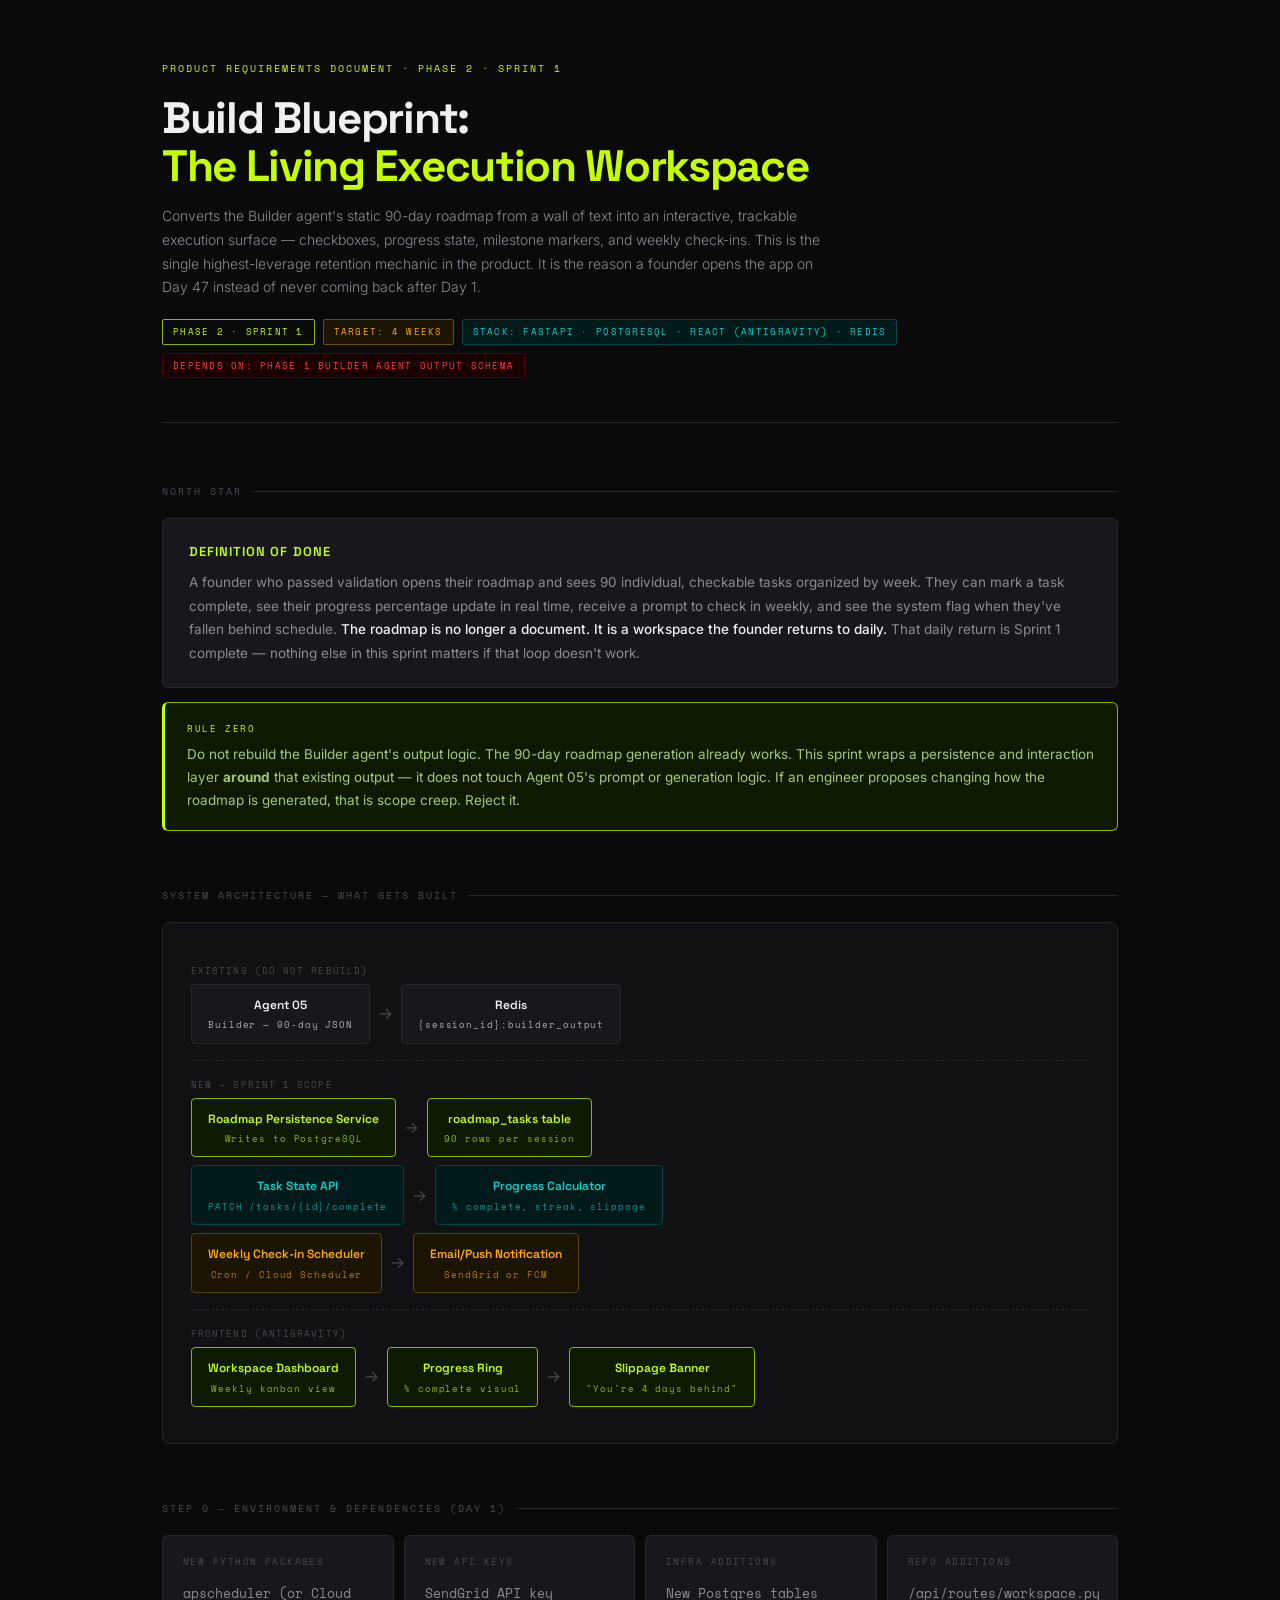
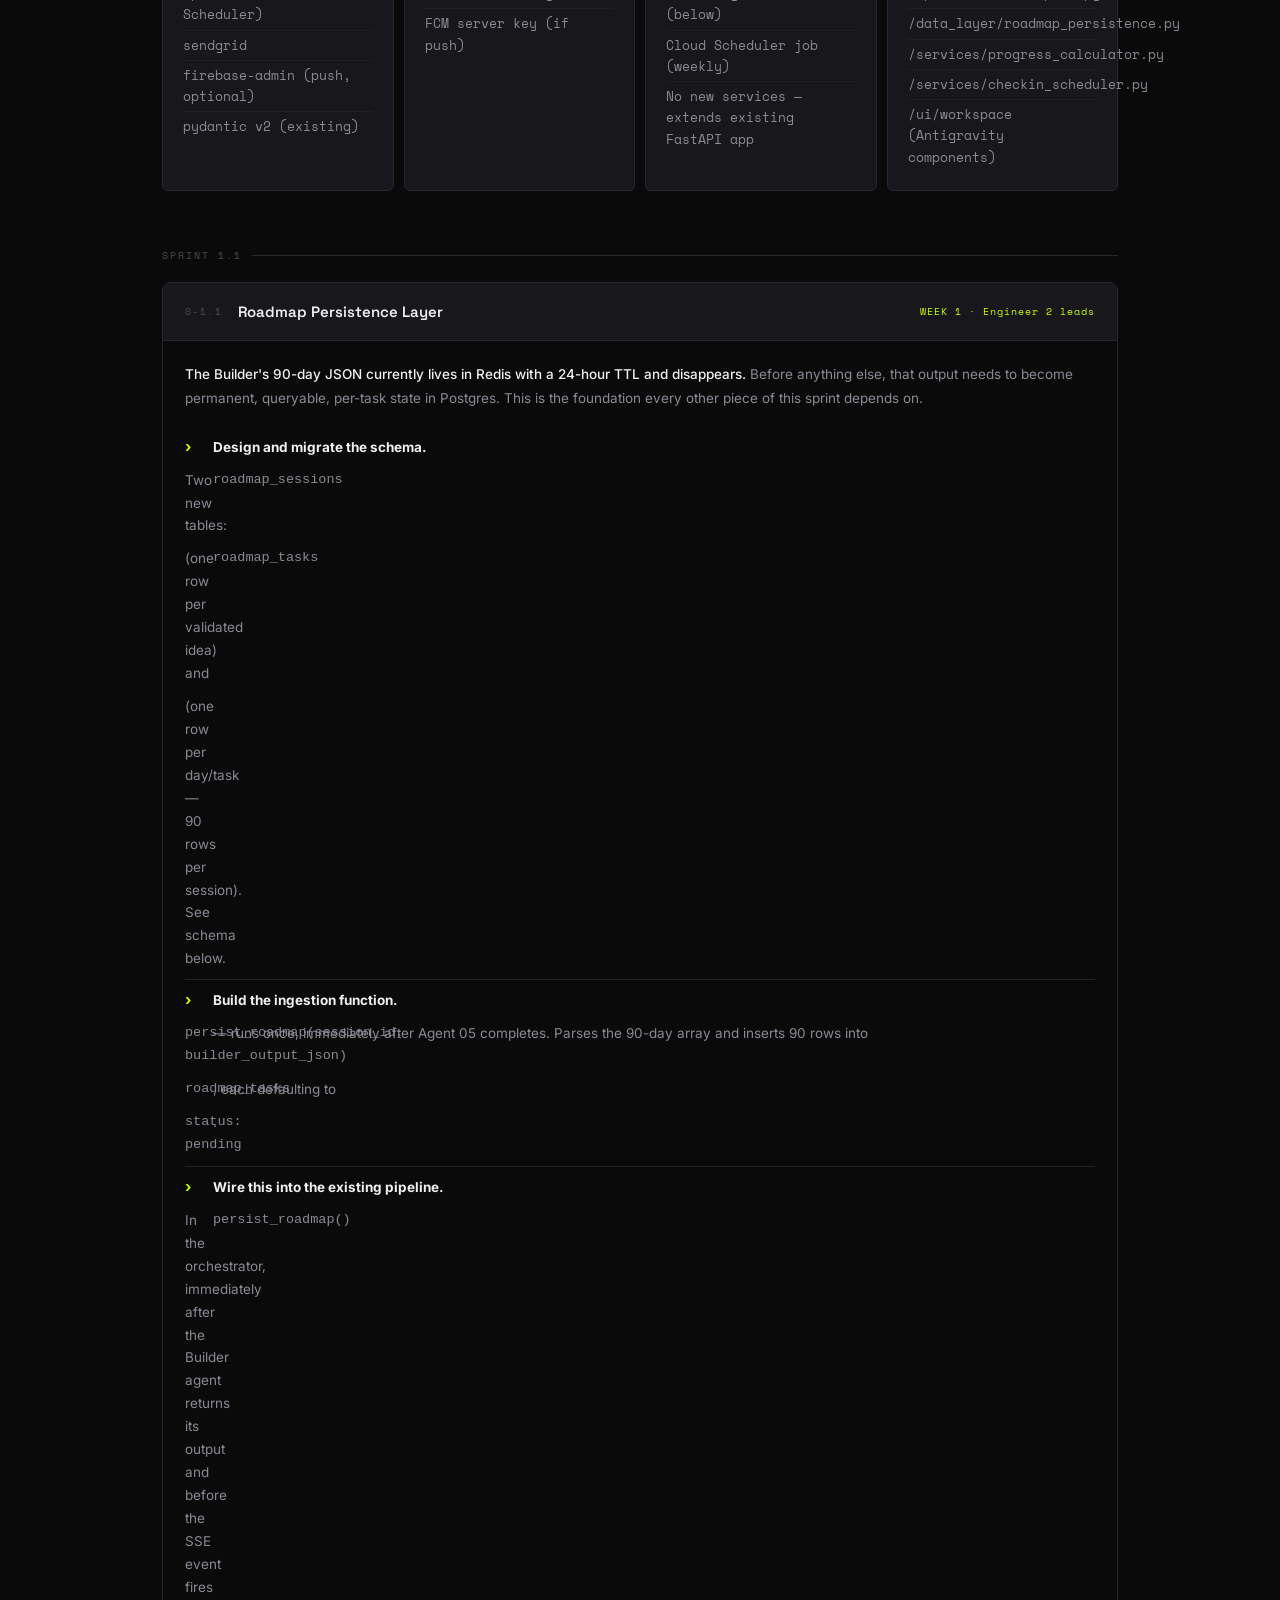
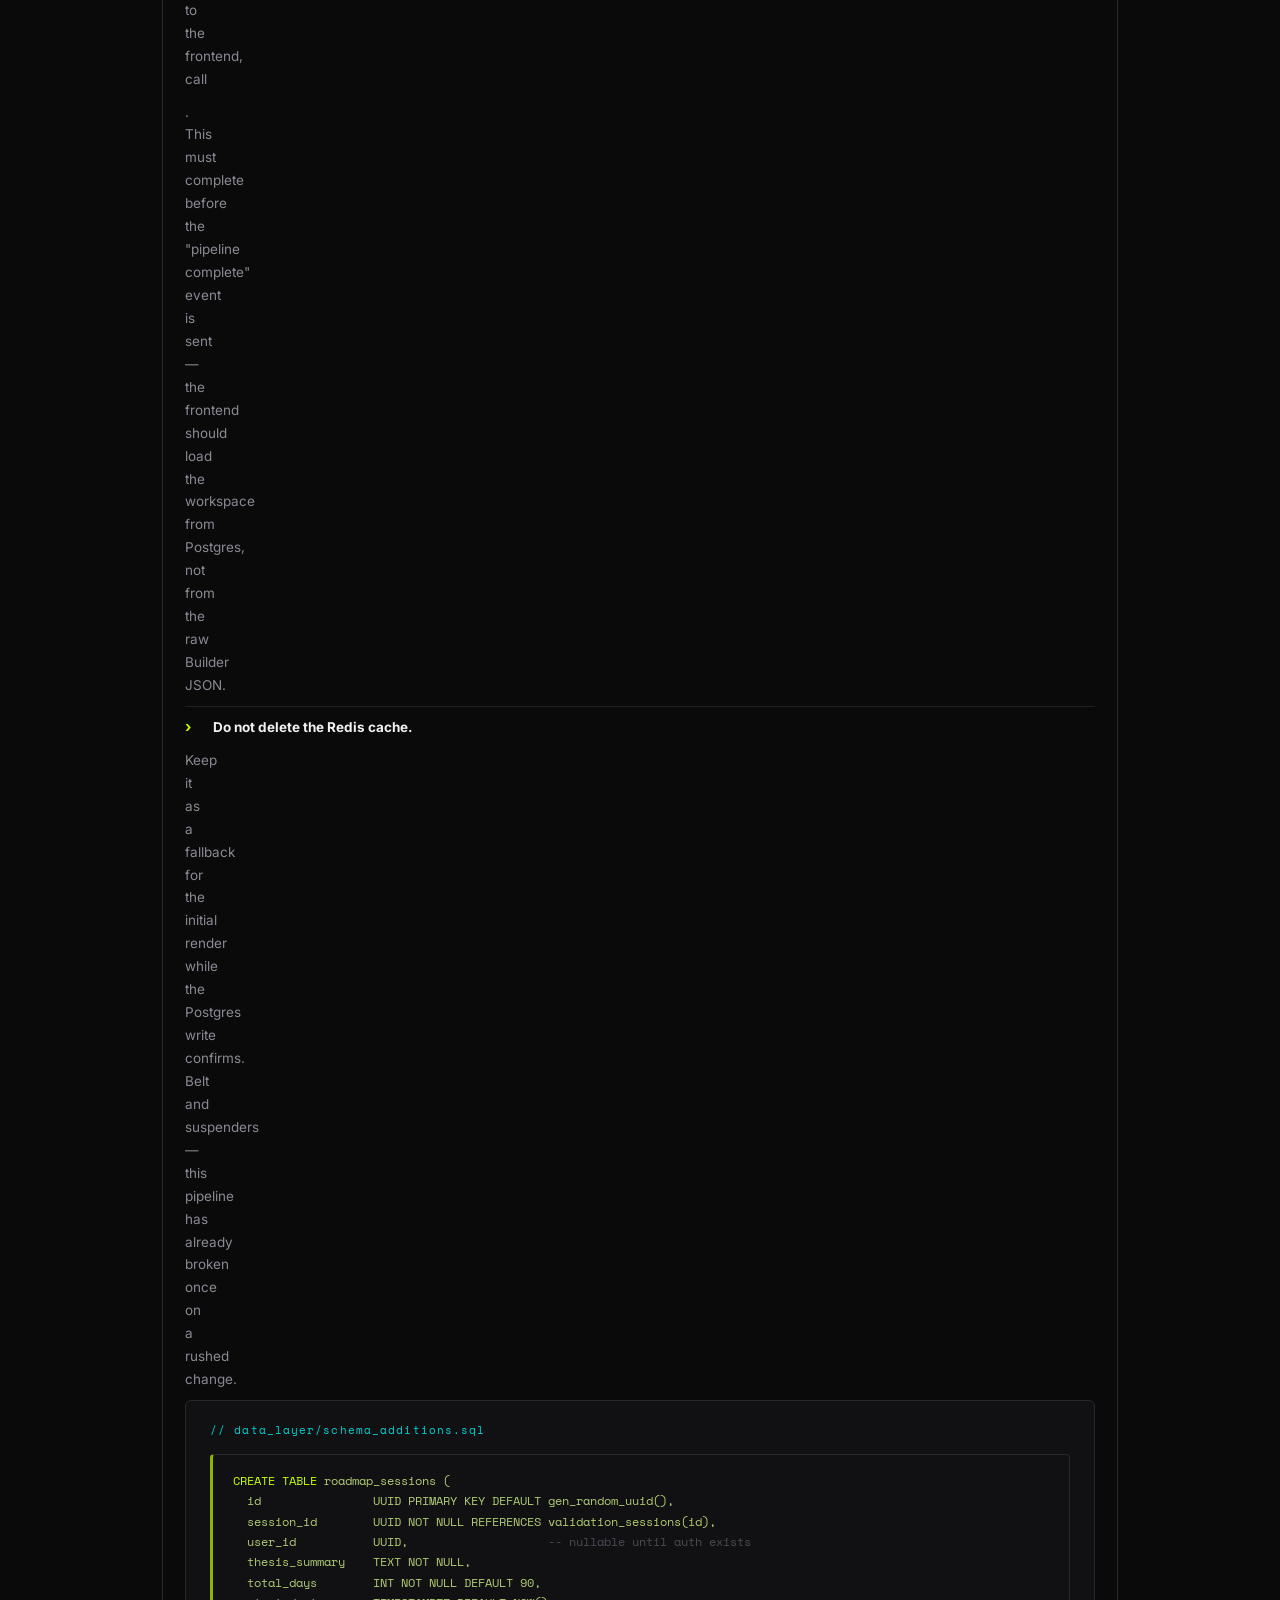
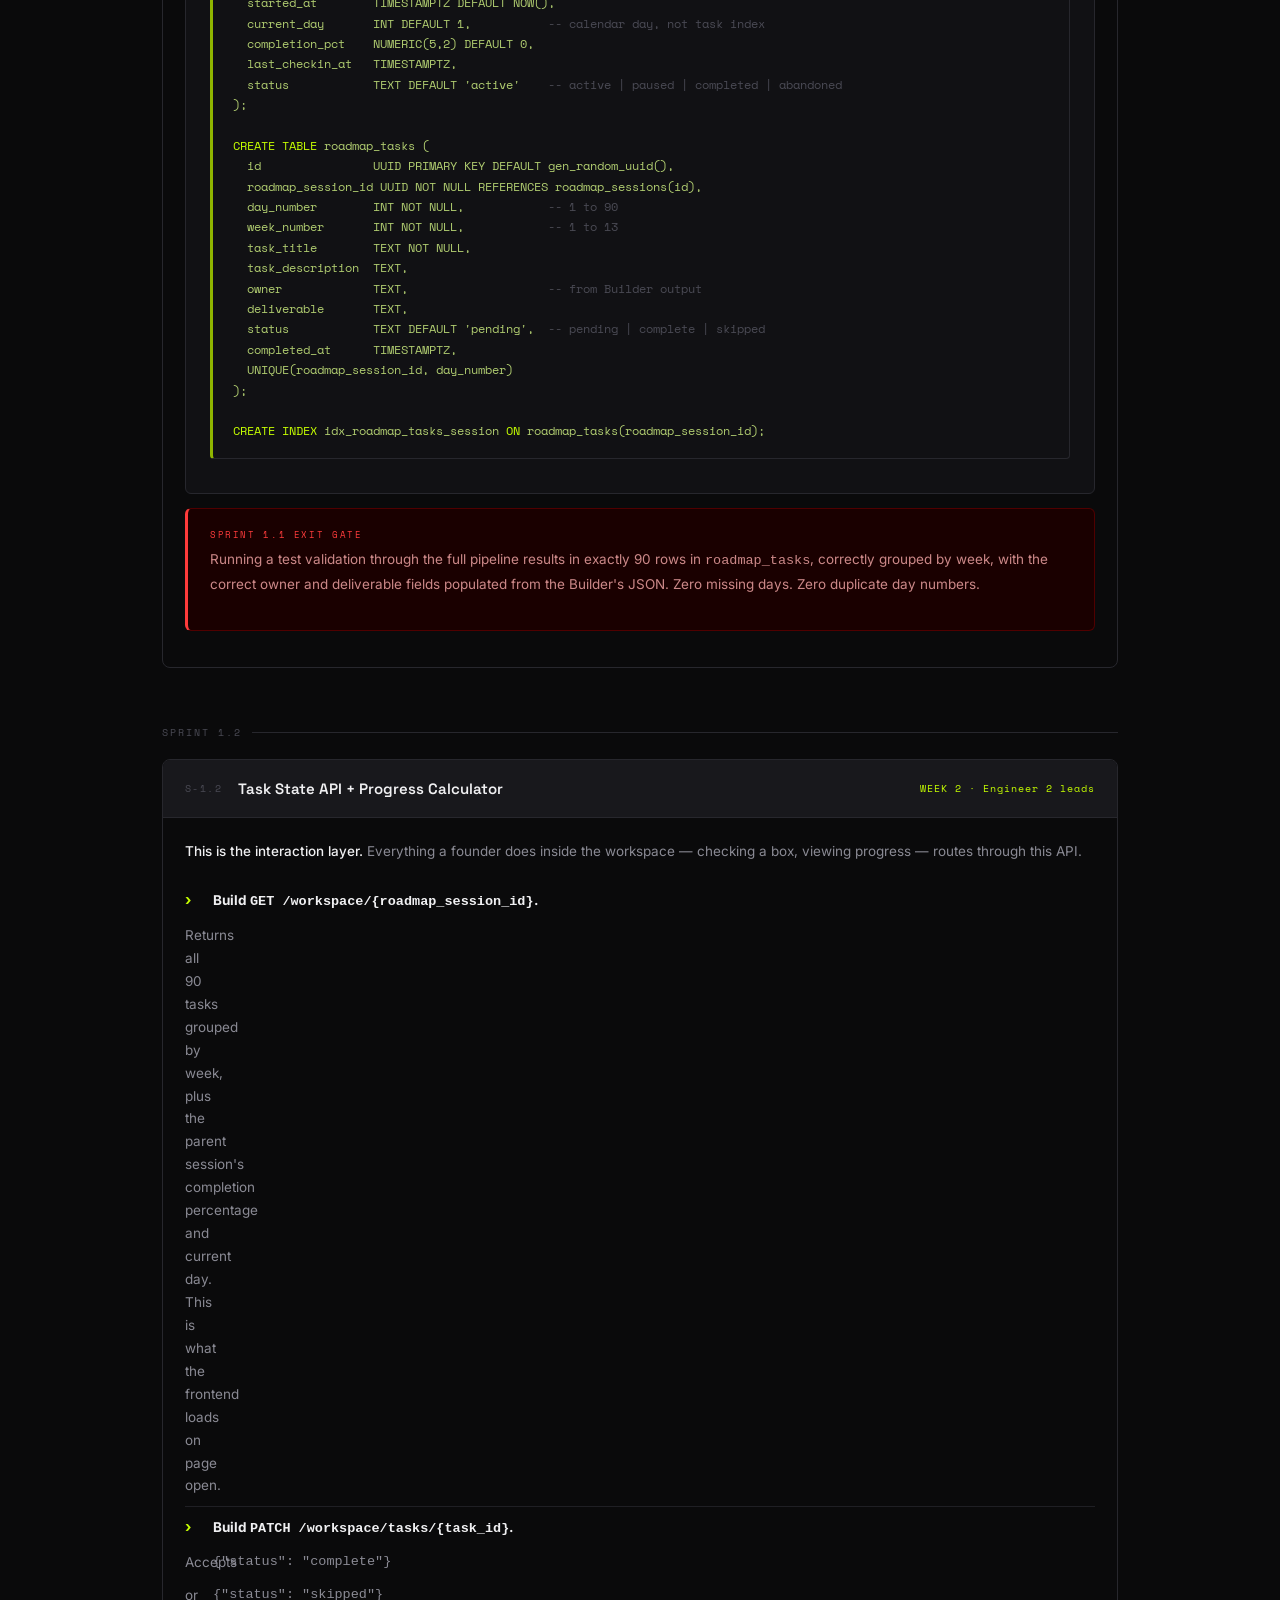
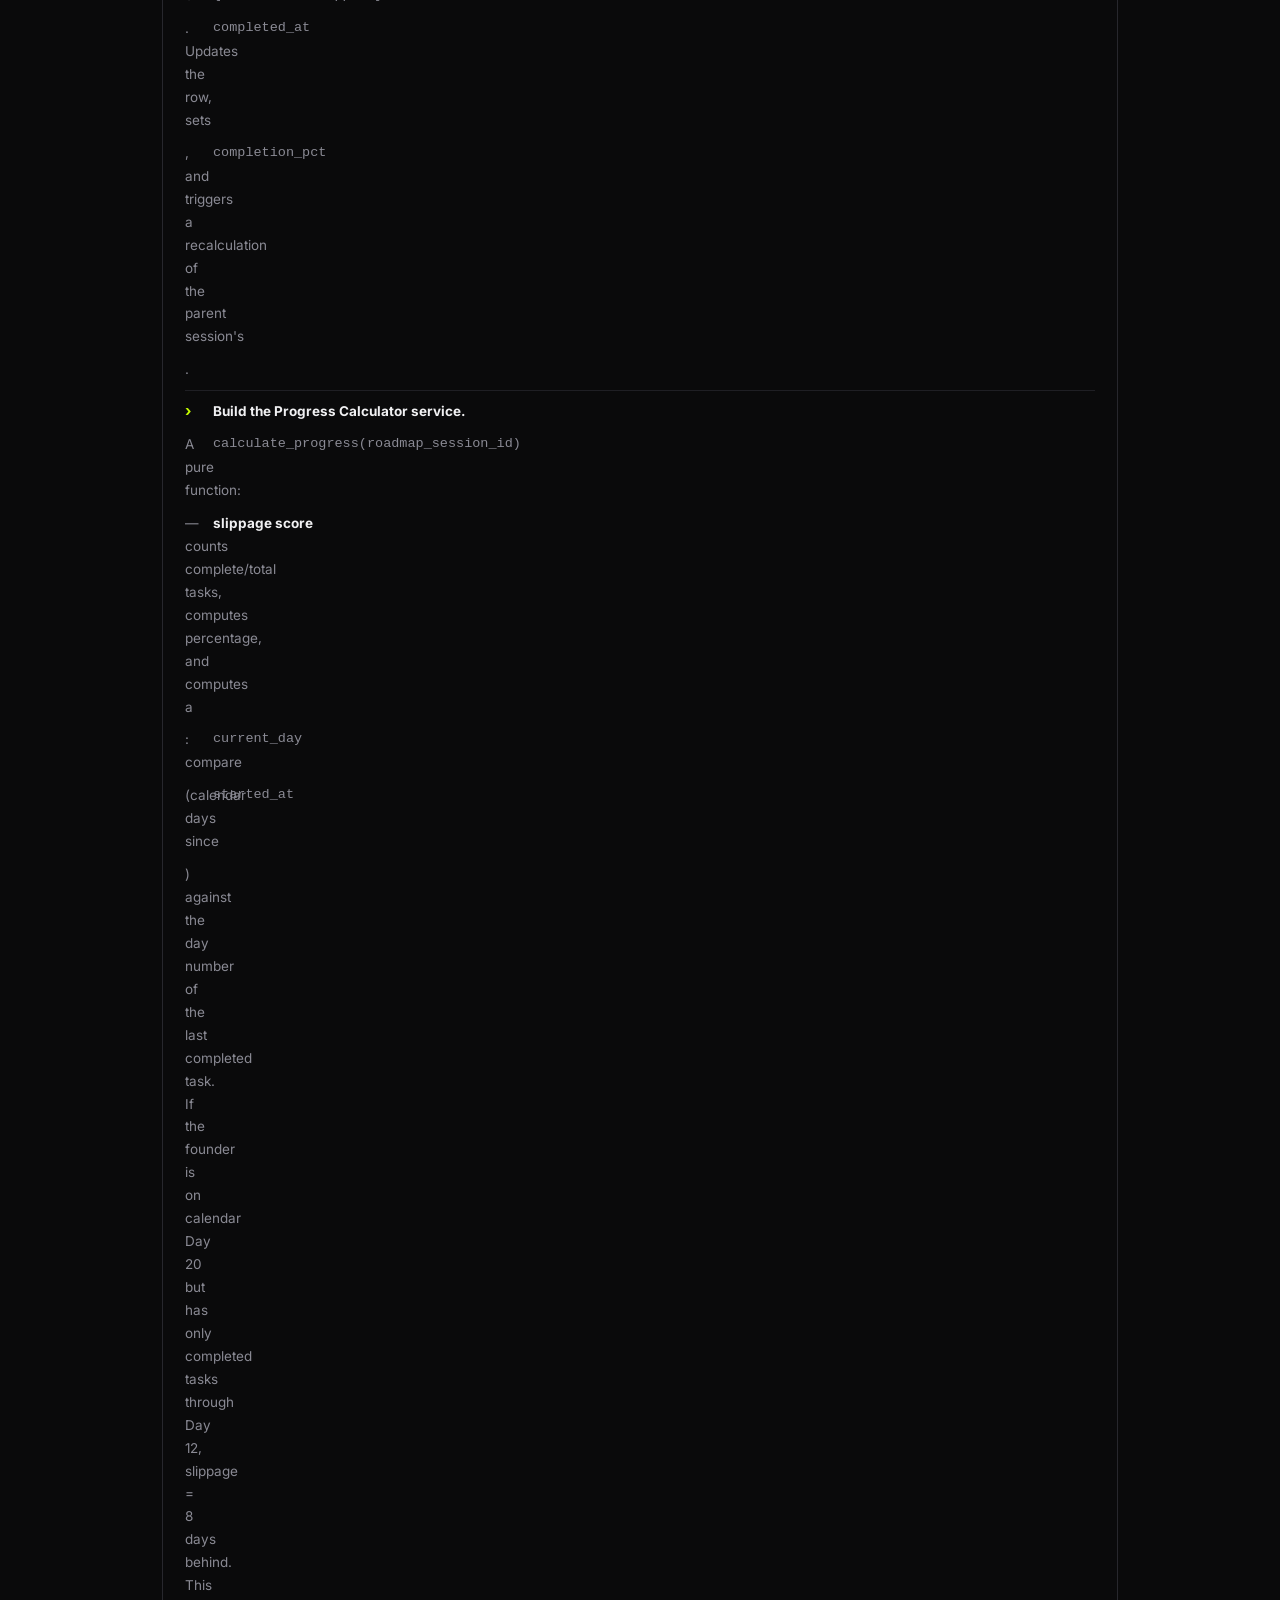
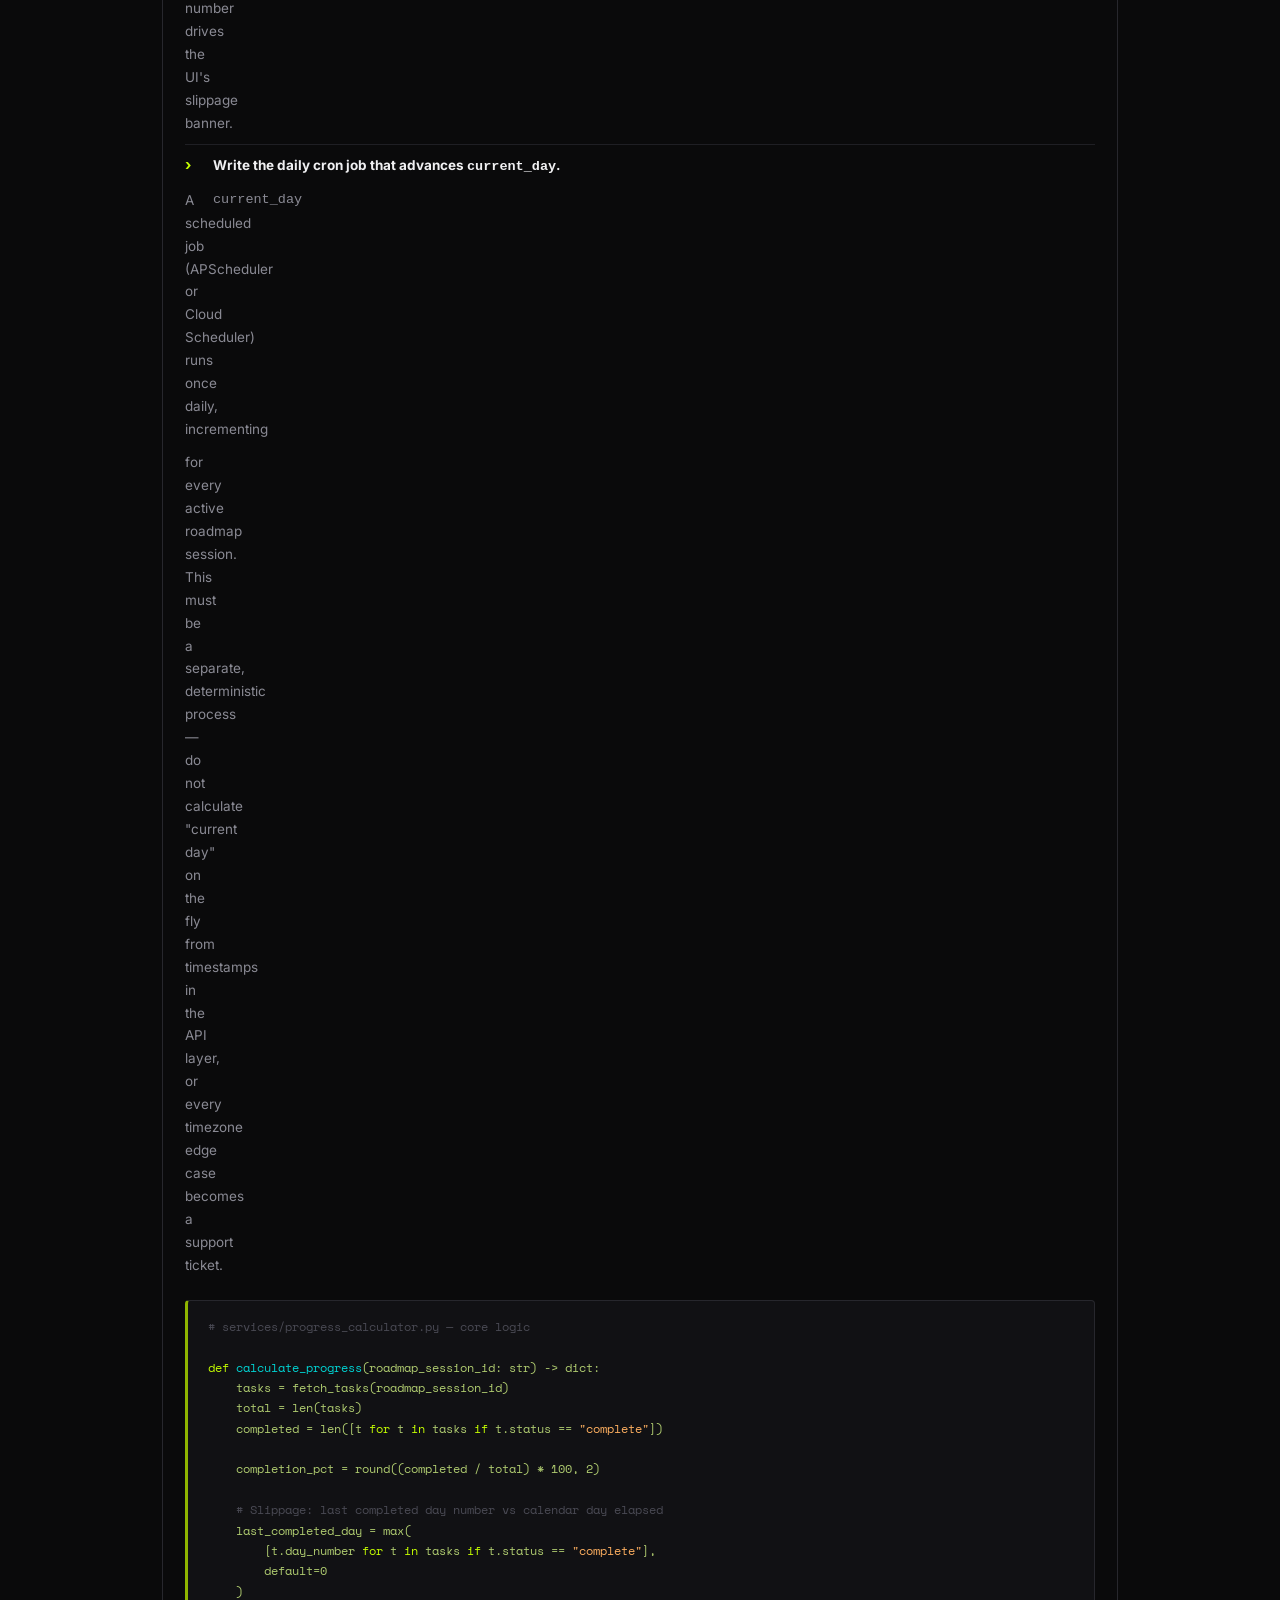
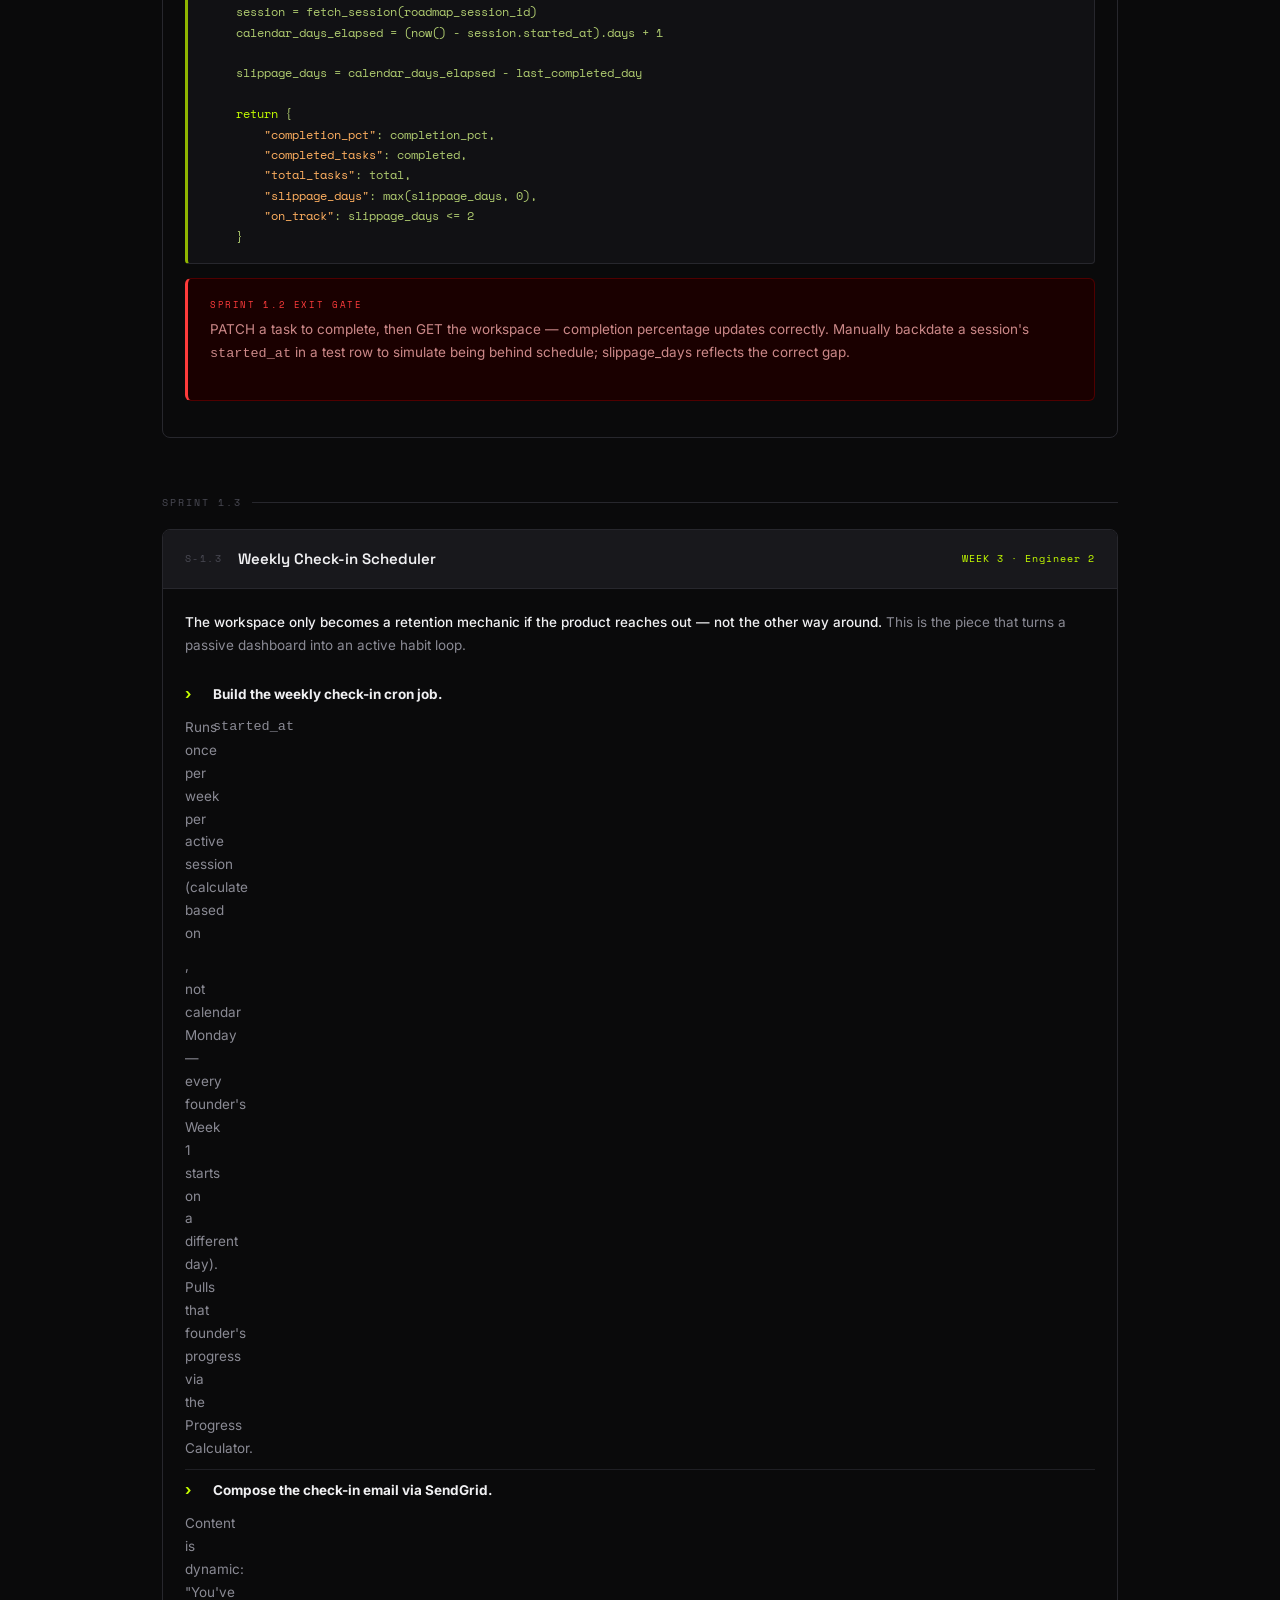
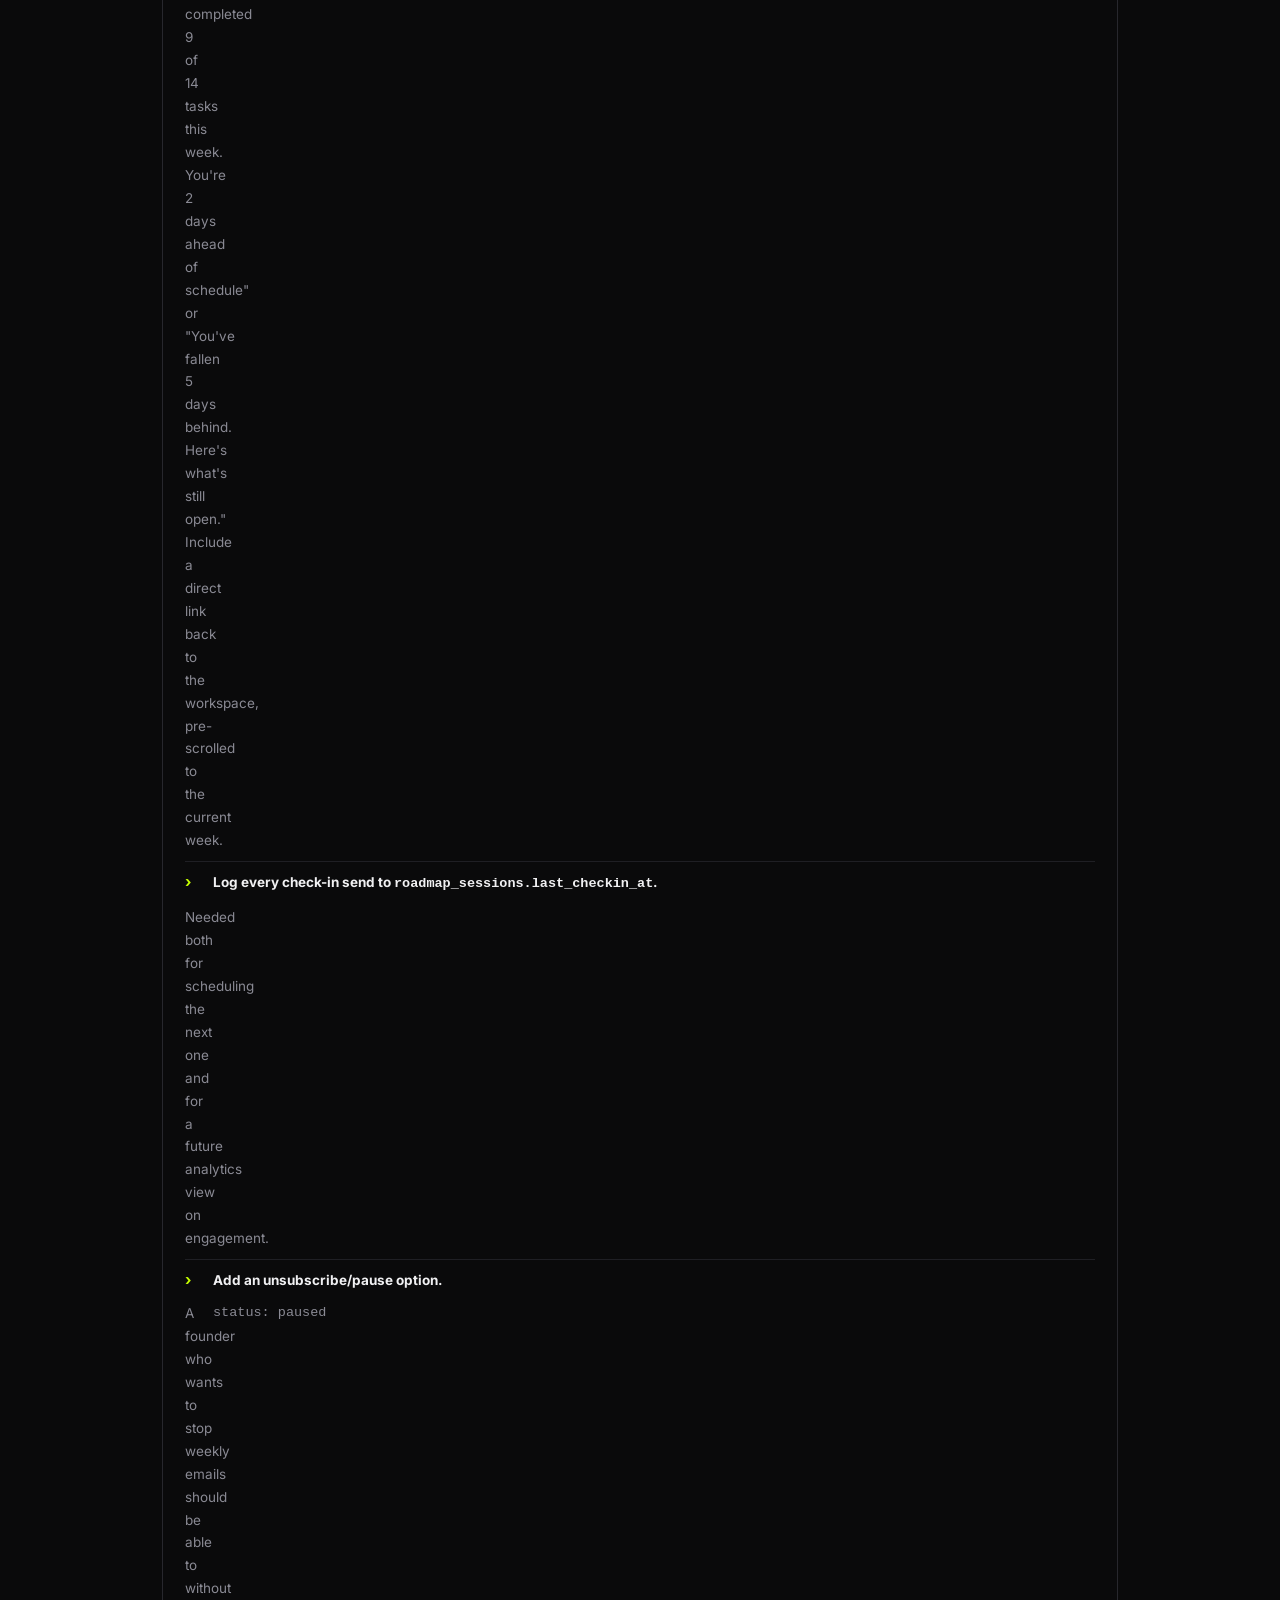
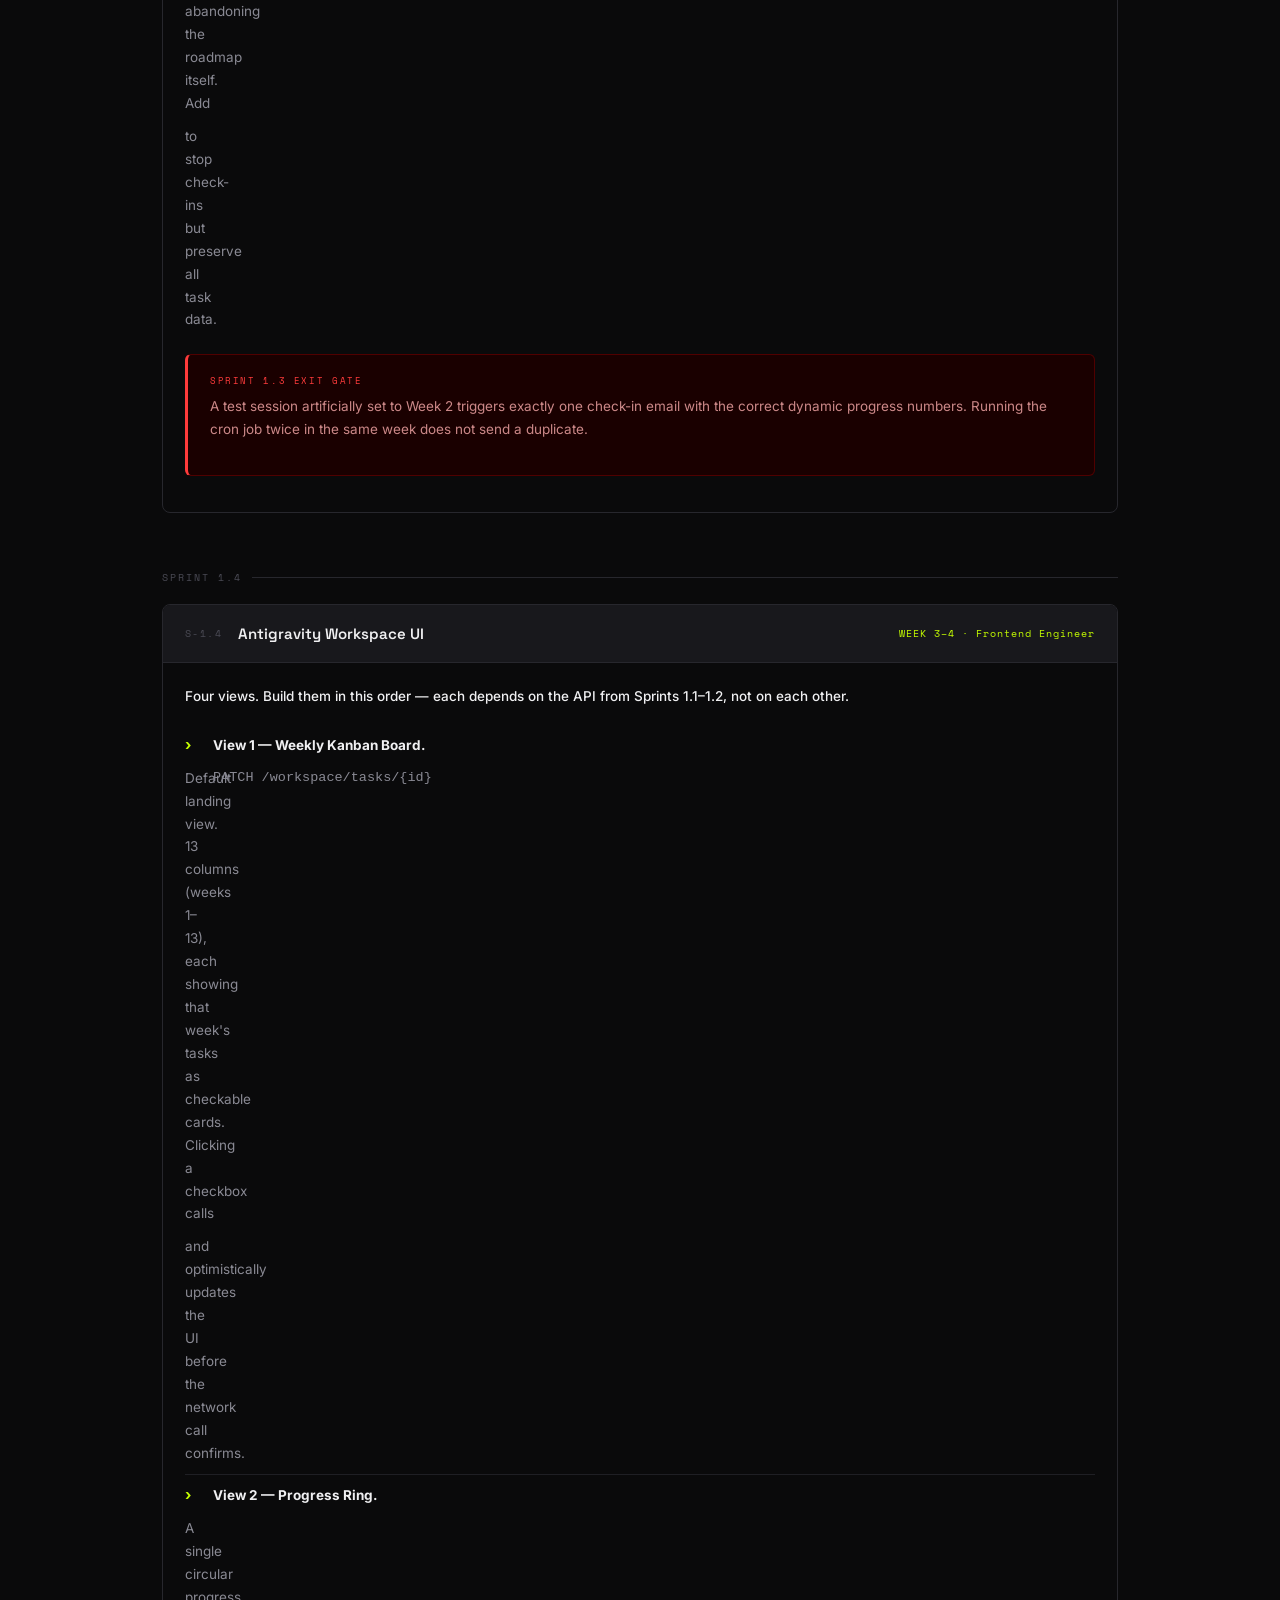
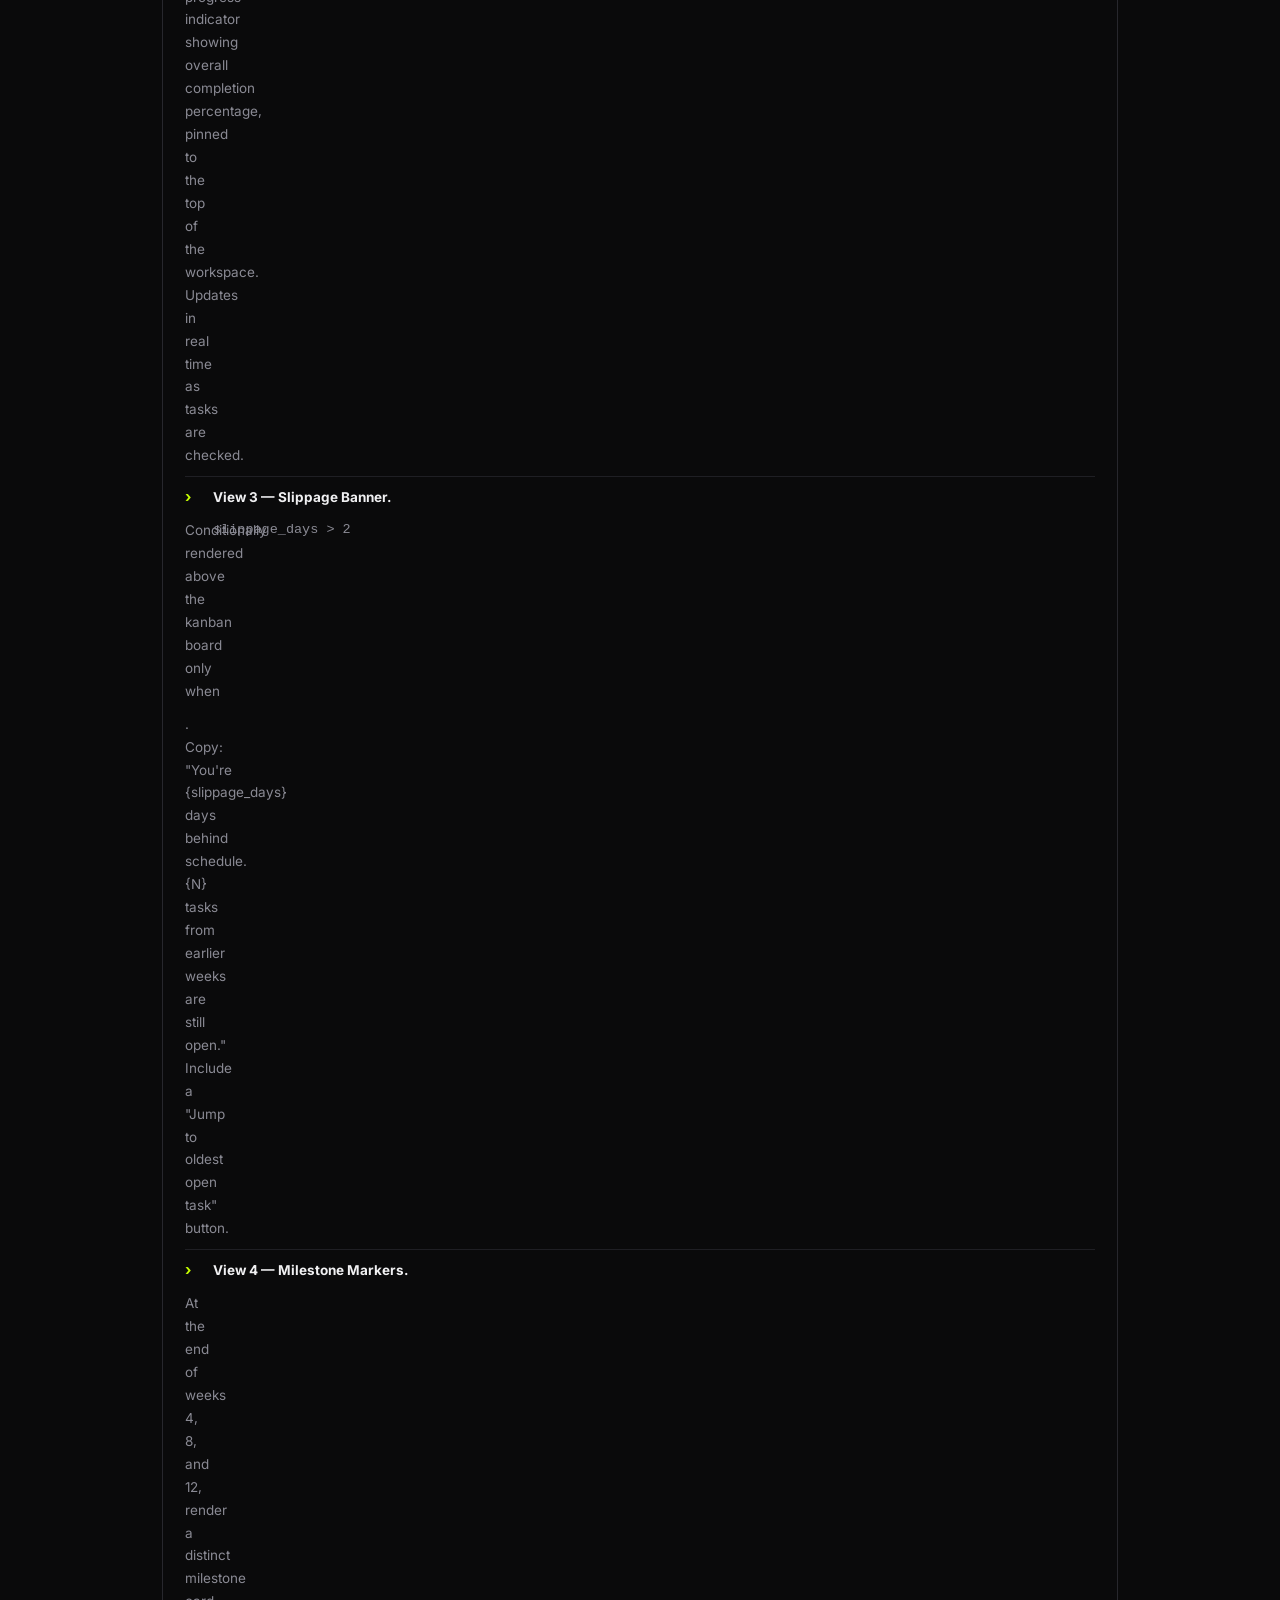
<file: phase2_execution_workspace_prd.html>
<!DOCTYPE html>
<html lang="en">
<head>
<meta charset="UTF-8"/>
<meta name="viewport" content="width=device-width, initial-scale=1.0"/>
<title>PRD — Living Execution Workspace</title>
<style>
  @import url('https://fonts.googleapis.com/css2?family=Space+Grotesk:wght@300;400;500;600;700&family=Space+Mono:wght@400;700&family=Inter:wght@300;400;500&display=swap');

  :root {
    --black:       #0A0A0B;
    --surface:     #111114;
    --panel:       #18181C;
    --border:      #27272D;
    --border-soft: #1F1F24;
    --acid:        #C6FF00;
    --acid-dim:    #8FB500;
    --acid-bg:     #0D1A00;
    --red:         #FF3B3B;
    --red-bg:      #1A0000;
    --amber:       #FFAA00;
    --amber-bg:    #1A1400;
    --cyan:        #00D4D4;
    --cyan-bg:     #001A1A;
    --text-primary:   #F0F0F2;
    --text-secondary: #8A8A94;
    --text-muted:     #4A4A54;
  }
  *,*::before,*::after{box-sizing:border-box;margin:0;padding:0;}
  body{background:var(--black);color:var(--text-primary);font-family:'Inter',sans-serif;font-size:14px;line-height:1.7;}
  .page{max-width:1020px;margin:0 auto;padding:60px 32px 120px;}

  .header{border-bottom:1px solid var(--border);padding-bottom:44px;margin-bottom:60px;}
  .eyebrow{font-family:'Space Mono',monospace;font-size:10px;letter-spacing:0.2em;color:var(--acid);text-transform:uppercase;margin-bottom:18px;}
  h1{font-family:'Space Grotesk',sans-serif;font-size:clamp(26px,4.5vw,44px);font-weight:700;line-height:1.08;letter-spacing:-0.03em;margin-bottom:6px;}
  h1 span{color:var(--acid);}
  .header-sub{font-size:14px;color:var(--text-secondary);font-weight:300;margin-top:14px;max-width:680px;line-height:1.7;}
  .badge-row{display:flex;gap:8px;flex-wrap:wrap;margin-top:20px;}
  .badge{font-family:'Space Mono',monospace;font-size:9px;letter-spacing:0.14em;padding:4px 10px;border-radius:2px;text-transform:uppercase;}
  .badge-acid{border:1px solid var(--acid-dim);color:var(--acid);}
  .badge-amber{border:1px solid #665000;color:var(--amber);background:var(--amber-bg);}
  .badge-cyan{border:1px solid #004444;color:var(--cyan);background:var(--cyan-bg);}
  .badge-red{border:1px solid #500000;color:var(--red);background:var(--red-bg);}

  .section{margin-bottom:56px;}
  .section-label{font-family:'Space Mono',monospace;font-size:10px;letter-spacing:0.2em;color:var(--text-muted);text-transform:uppercase;margin-bottom:18px;display:flex;align-items:center;gap:10px;}
  .section-label::after{content:'';flex:1;height:1px;background:var(--border);}

  .card{background:var(--panel);border:1px solid var(--border);border-radius:6px;padding:22px 26px;margin-bottom:10px;}
  .card-title{font-family:'Space Grotesk',sans-serif;font-size:13px;font-weight:600;color:var(--acid);text-transform:uppercase;letter-spacing:0.08em;margin-bottom:8px;}
  .card p{color:var(--text-secondary);font-size:13.5px;line-height:1.75;}

  .important{background:var(--acid-bg);border:1px solid var(--acid-dim);border-left:3px solid var(--acid);border-radius:6px;padding:18px 22px;margin:14px 0;}
  .important-label{font-family:'Space Mono',monospace;font-size:9px;letter-spacing:0.18em;color:var(--acid);text-transform:uppercase;margin-bottom:6px;}
  .important p{color:#A8C870;font-size:13.5px;line-height:1.7;}

  .sprint{border:1px solid var(--border);border-radius:8px;overflow:hidden;margin-bottom:16px;}
  .sprint-header{display:grid;grid-template-columns:auto 1fr auto;align-items:center;gap:16px;padding:16px 22px;background:var(--panel);border-bottom:1px solid var(--border);}
  .sprint-num{font-family:'Space Mono',monospace;font-size:10px;letter-spacing:0.14em;color:var(--text-muted);}
  .sprint-title{font-family:'Space Grotesk',sans-serif;font-size:15px;font-weight:600;color:var(--text-primary);}
  .sprint-dur{font-family:'Space Mono',monospace;font-size:10px;color:var(--acid);letter-spacing:0.1em;white-space:nowrap;}
  .sprint-body{padding:22px;}
  .sprint-body p{color:var(--text-secondary);font-size:13.5px;line-height:1.75;margin-bottom:16px;}

  .task-list{list-style:none;}
  .task-list li{display:grid;grid-template-columns:18px 1fr;gap:10px;padding:9px 0;border-bottom:1px solid var(--border-soft);font-size:13.5px;color:var(--text-secondary);align-items:start;}
  .task-list li:last-child{border-bottom:none;}
  .task-list li::before{content:'›';color:var(--acid);font-weight:700;font-size:15px;line-height:1.4;}
  .task-list li strong{color:var(--text-primary);}

  .code-block{background:var(--surface);border:1px solid var(--border);border-left:3px solid var(--acid-dim);border-radius:4px;padding:16px 20px;margin:14px 0;font-family:'Space Mono',monospace;font-size:12px;color:#B0CC70;line-height:1.7;overflow-x:auto;white-space:pre;}
  .code-block .comment{color:var(--text-muted);}
  .code-block .key{color:var(--acid);}
  .code-block .val{color:var(--cyan);}
  .code-block .str{color:#FFB060;}

  .schema{background:var(--surface);border:1px solid var(--border);border-radius:6px;padding:20px 24px;margin-bottom:12px;}
  .schema-title{font-family:'Space Mono',monospace;font-size:11px;letter-spacing:0.1em;color:var(--cyan);margin-bottom:10px;}

  .gate{background:var(--red-bg);border:1px solid #500000;border-left:3px solid var(--red);border-radius:6px;padding:18px 22px;margin:14px 0;}
  .gate-label{font-family:'Space Mono',monospace;font-size:9px;letter-spacing:0.18em;color:var(--red);text-transform:uppercase;margin-bottom:6px;}
  .gate p{color:#CC8888;font-size:13.5px;line-height:1.7;}

  .del-table{width:100%;border-collapse:collapse;font-size:13px;}
  .del-table th{font-family:'Space Mono',monospace;font-size:9px;letter-spacing:0.14em;text-transform:uppercase;color:var(--text-muted);padding:10px 16px;text-align:left;border-bottom:1px solid var(--border);background:var(--panel);}
  .del-table td{padding:11px 16px;border-bottom:1px solid var(--border-soft);color:var(--text-secondary);vertical-align:top;}
  .del-table tr:last-child td{border-bottom:none;}
  .del-table td:first-child{color:var(--text-primary);font-weight:500;font-size:13px;}
  .del-table .owner{font-family:'Space Mono',monospace;font-size:11px;color:var(--acid);}

  .arch-box{background:var(--surface);border:1px solid var(--border);border-radius:8px;padding:28px;}
  .arch-row{display:flex;align-items:center;gap:0;flex-wrap:wrap;margin-bottom:8px;}
  .arch-node{background:var(--panel);border:1px solid var(--border);border-radius:4px;padding:10px 16px;font-family:'Space Grotesk',sans-serif;font-size:12px;font-weight:600;color:var(--text-primary);text-align:center;min-width:120px;}
  .arch-node.acid{border-color:var(--acid-dim);color:var(--acid);background:var(--acid-bg);}
  .arch-node.cyan{border-color:#004444;color:var(--cyan);background:var(--cyan-bg);}
  .arch-node.amber{border-color:#554400;color:var(--amber);background:var(--amber-bg);}
  .arch-node small{display:block;font-family:'Space Mono',monospace;font-size:9px;letter-spacing:0.1em;font-weight:400;opacity:0.7;margin-top:2px;}
  .arch-arrow{font-size:16px;color:var(--text-muted);padding:0 8px;flex-shrink:0;}
  .arch-label{font-family:'Space Mono',monospace;font-size:9px;letter-spacing:0.12em;color:var(--text-muted);text-transform:uppercase;margin:12px 0 6px;}
  .arch-divider{border:none;border-top:1px dashed var(--border);margin:16px 0;}

  .env-grid{display:grid;grid-template-columns:repeat(auto-fit,minmax(220px,1fr));gap:10px;}
  .env-card{background:var(--panel);border:1px solid var(--border);border-radius:6px;padding:18px 20px;}
  .env-card-label{font-family:'Space Mono',monospace;font-size:9px;letter-spacing:0.16em;color:var(--text-muted);text-transform:uppercase;margin-bottom:10px;}
  .env-card ul{list-style:none;}
  .env-card ul li{font-size:12.5px;color:var(--text-secondary);padding:4px 0;border-bottom:1px solid var(--border-soft);font-family:'Space Mono',monospace;}
  .env-card ul li:last-child{border-bottom:none;}

  .criteria-grid{display:grid;grid-template-columns:repeat(auto-fit,minmax(180px,1fr));gap:10px;}
  .criteria-card{background:var(--panel);border:1px solid var(--border);border-radius:6px;padding:16px 18px;text-align:center;}
  .criteria-num{font-family:'Space Grotesk',sans-serif;font-size:28px;font-weight:700;color:var(--acid);letter-spacing:-0.04em;line-height:1;}
  .criteria-label{font-family:'Space Mono',monospace;font-size:9px;letter-spacing:0.12em;color:var(--text-muted);text-transform:uppercase;margin-top:6px;line-height:1.5;}

  .hl{color:var(--text-primary);font-weight:500;}
  .hl-acid{color:var(--acid);}
  .hl-red{color:var(--red);}

  hr{border:none;border-top:1px solid var(--border);margin:52px 0;}
  .footer{display:flex;justify-content:space-between;flex-wrap:wrap;gap:8px;margin-top:64px;padding-top:24px;border-top:1px solid var(--border);}
  .footer span{font-family:'Space Mono',monospace;font-size:9px;letter-spacing:0.12em;color:var(--text-muted);}

  @media(max-width:600px){.page{padding:32px 16px 80px;}.sprint-header{grid-template-columns:1fr auto;}.sprint-num{display:none;}}
</style>
</head>
<body>
<div class="page">

  <header class="header">
    <div class="eyebrow">Product Requirements Document · Phase 2 · Sprint 1</div>
    <h1>Build Blueprint:<br/><span>The Living Execution Workspace</span></h1>
    <p class="header-sub">
      Converts the Builder agent's static 90-day roadmap from a wall of text into an interactive, trackable execution surface — checkboxes, progress state, milestone markers, and weekly check-ins. This is the single highest-leverage retention mechanic in the product. It is the reason a founder opens the app on Day 47 instead of never coming back after Day 1.
    </p>
    <div class="badge-row">
      <span class="badge badge-acid">Phase 2 · Sprint 1</span>
      <span class="badge badge-amber">Target: 4 Weeks</span>
      <span class="badge badge-cyan">Stack: FastAPI · PostgreSQL · React (Antigravity) · Redis</span>
      <span class="badge badge-red">Depends On: Phase 1 Builder Agent Output Schema</span>
    </div>
  </header>

  <section class="section">
    <div class="section-label">North Star</div>
    <div class="card">
      <div class="card-title">Definition of Done</div>
      <p>
        A founder who passed validation opens their roadmap and sees 90 individual, checkable tasks organized by week. They can mark a task complete, see their progress percentage update in real time, receive a prompt to check in weekly, and see the system flag when they've fallen behind schedule. <span class="hl">The roadmap is no longer a document. It is a workspace the founder returns to daily.</span> That daily return is Sprint 1 complete — nothing else in this sprint matters if that loop doesn't work.
      </p>
    </div>
    <div class="important">
      <div class="important-label">Rule Zero</div>
      <p>
        Do not rebuild the Builder agent's output logic. The 90-day roadmap generation already works. This sprint wraps a persistence and interaction layer <strong>around</strong> that existing output — it does not touch Agent 05's prompt or generation logic. If an engineer proposes changing how the roadmap is generated, that is scope creep. Reject it.
      </p>
    </div>
  </section>

  <section class="section">
    <div class="section-label">System Architecture — What Gets Built</div>
    <div class="arch-box">
      <div class="arch-label">Existing (Do Not Rebuild)</div>
      <div class="arch-row">
        <div class="arch-node">Agent 05<small>Builder — 90-day JSON</small></div>
        <div class="arch-arrow">→</div>
        <div class="arch-node">Redis<small>{session_id}:builder_output</small></div>
      </div>

      <hr class="arch-divider"/>
      <div class="arch-label">New — Sprint 1 Scope</div>
      <div class="arch-row">
        <div class="arch-node acid">Roadmap Persistence Service<small>Writes to PostgreSQL</small></div>
        <div class="arch-arrow">→</div>
        <div class="arch-node acid">roadmap_tasks table<small>90 rows per session</small></div>
      </div>
      <div class="arch-row">
        <div class="arch-node cyan">Task State API<small>PATCH /tasks/{id}/complete</small></div>
        <div class="arch-arrow">→</div>
        <div class="arch-node cyan">Progress Calculator<small>% complete, streak, slippage</small></div>
      </div>
      <div class="arch-row">
        <div class="arch-node amber">Weekly Check-in Scheduler<small>Cron / Cloud Scheduler</small></div>
        <div class="arch-arrow">→</div>
        <div class="arch-node amber">Email/Push Notification<small>SendGrid or FCM</small></div>
      </div>

      <hr class="arch-divider"/>
      <div class="arch-label">Frontend (Antigravity)</div>
      <div class="arch-row">
        <div class="arch-node acid">Workspace Dashboard<small>Weekly kanban view</small></div>
        <div class="arch-arrow">→</div>
        <div class="arch-node acid">Progress Ring<small>% complete visual</small></div>
        <div class="arch-arrow">→</div>
        <div class="arch-node acid">Slippage Banner<small>"You're 4 days behind"</small></div>
      </div>
    </div>
  </section>

  <section class="section">
    <div class="section-label">Step 0 — Environment &amp; Dependencies (Day 1)</div>
    <div class="env-grid">
      <div class="env-card">
        <div class="env-card-label">New Python Packages</div>
        <ul>
          <li>apscheduler (or Cloud Scheduler)</li>
          <li>sendgrid</li>
          <li>firebase-admin (push, optional)</li>
          <li>pydantic v2 (existing)</li>
        </ul>
      </div>
      <div class="env-card">
        <div class="env-card-label">New API Keys</div>
        <ul>
          <li>SendGrid API key</li>
          <li>FCM server key (if push)</li>
        </ul>
      </div>
      <div class="env-card">
        <div class="env-card-label">Infra Additions</div>
        <ul>
          <li>New Postgres tables (below)</li>
          <li>Cloud Scheduler job (weekly)</li>
          <li>No new services — extends existing FastAPI app</li>
        </ul>
      </div>
      <div class="env-card">
        <div class="env-card-label">Repo Additions</div>
        <ul>
          <li>/api/routes/workspace.py</li>
          <li>/data_layer/roadmap_persistence.py</li>
          <li>/services/progress_calculator.py</li>
          <li>/services/checkin_scheduler.py</li>
          <li>/ui/workspace (Antigravity components)</li>
        </ul>
      </div>
    </div>
  </section>

  <section class="section">
    <div class="section-label">Sprint 1.1</div>
    <div class="sprint">
      <div class="sprint-header">
        <div class="sprint-num">S-1.1</div>
        <div class="sprint-title">Roadmap Persistence Layer</div>
        <div class="sprint-dur">WEEK 1 · Engineer 2 leads</div>
      </div>
      <div class="sprint-body">
        <p>
          <span class="hl">The Builder's 90-day JSON currently lives in Redis with a 24-hour TTL and disappears.</span> Before anything else, that output needs to become permanent, queryable, per-task state in Postgres. This is the foundation every other piece of this sprint depends on.
        </p>
        <ul class="task-list">
          <li><strong>Design and migrate the schema.</strong> Two new tables: <code>roadmap_sessions</code> (one row per validated idea) and <code>roadmap_tasks</code> (one row per day/task — 90 rows per session). See schema below.</li>
          <li><strong>Build the ingestion function.</strong> <code>persist_roadmap(session_id, builder_output_json)</code> — runs once, immediately after Agent 05 completes. Parses the 90-day array and inserts 90 rows into <code>roadmap_tasks</code>, each defaulting to <code>status: pending</code>.</li>
          <li><strong>Wire this into the existing pipeline.</strong> In the orchestrator, immediately after the Builder agent returns its output and before the SSE event fires to the frontend, call <code>persist_roadmap()</code>. This must complete before the "pipeline complete" event is sent — the frontend should load the workspace from Postgres, not from the raw Builder JSON.</li>
          <li><strong>Do not delete the Redis cache.</strong> Keep it as a fallback for the initial render while the Postgres write confirms. Belt and suspenders — this pipeline has already broken once on a rushed change.</li>
        </ul>

        <div class="schema">
          <div class="schema-title">// data_layer/schema_additions.sql</div>
          <div class="code-block"><span class="key">CREATE TABLE</span> roadmap_sessions (
  id                UUID PRIMARY KEY DEFAULT gen_random_uuid(),
  session_id        UUID NOT NULL REFERENCES validation_sessions(id),
  user_id           UUID,                    <span class="comment">-- nullable until auth exists</span>
  thesis_summary    TEXT NOT NULL,
  total_days        INT NOT NULL DEFAULT 90,
  started_at        TIMESTAMPTZ DEFAULT NOW(),
  current_day       INT DEFAULT 1,           <span class="comment">-- calendar day, not task index</span>
  completion_pct    NUMERIC(5,2) DEFAULT 0,
  last_checkin_at   TIMESTAMPTZ,
  status            TEXT DEFAULT 'active'    <span class="comment">-- active | paused | completed | abandoned</span>
);

<span class="key">CREATE TABLE</span> roadmap_tasks (
  id                UUID PRIMARY KEY DEFAULT gen_random_uuid(),
  roadmap_session_id UUID NOT NULL REFERENCES roadmap_sessions(id),
  day_number        INT NOT NULL,            <span class="comment">-- 1 to 90</span>
  week_number       INT NOT NULL,            <span class="comment">-- 1 to 13</span>
  task_title        TEXT NOT NULL,
  task_description  TEXT,
  owner             TEXT,                    <span class="comment">-- from Builder output</span>
  deliverable       TEXT,
  status            TEXT DEFAULT 'pending',  <span class="comment">-- pending | complete | skipped</span>
  completed_at      TIMESTAMPTZ,
  UNIQUE(roadmap_session_id, day_number)
);

<span class="key">CREATE INDEX</span> idx_roadmap_tasks_session <span class="key">ON</span> roadmap_tasks(roadmap_session_id);</div>
        </div>

        <div class="gate">
          <div class="gate-label">Sprint 1.1 Exit Gate</div>
          <p>
            Running a test validation through the full pipeline results in exactly 90 rows in <code>roadmap_tasks</code>, correctly grouped by week, with the correct owner and deliverable fields populated from the Builder's JSON. Zero missing days. Zero duplicate day numbers.
          </p>
        </div>
      </div>
    </div>
  </section>

  <section class="section">
    <div class="section-label">Sprint 1.2</div>
    <div class="sprint">
      <div class="sprint-header">
        <div class="sprint-num">S-1.2</div>
        <div class="sprint-title">Task State API + Progress Calculator</div>
        <div class="sprint-dur">WEEK 2 · Engineer 2 leads</div>
      </div>
      <div class="sprint-body">
        <p>
          <span class="hl">This is the interaction layer.</span> Everything a founder does inside the workspace — checking a box, viewing progress — routes through this API.
        </p>
        <ul class="task-list">
          <li><strong>Build <code>GET /workspace/{roadmap_session_id}</code>.</strong> Returns all 90 tasks grouped by week, plus the parent session's completion percentage and current day. This is what the frontend loads on page open.</li>
          <li><strong>Build <code>PATCH /workspace/tasks/{task_id}</code>.</strong> Accepts <code>{"status": "complete"}</code> or <code>{"status": "skipped"}</code>. Updates the row, sets <code>completed_at</code>, and triggers a recalculation of the parent session's <code>completion_pct</code>.</li>
          <li><strong>Build the Progress Calculator service.</strong> A pure function: <code>calculate_progress(roadmap_session_id)</code> — counts complete/total tasks, computes percentage, and computes a <strong>slippage score</strong>: compare <code>current_day</code> (calendar days since <code>started_at</code>) against the day number of the last completed task. If the founder is on calendar Day 20 but has only completed tasks through Day 12, slippage = 8 days behind. This number drives the UI's slippage banner.</li>
          <li><strong>Write the daily cron job that advances <code>current_day</code>.</strong> A scheduled job (APScheduler or Cloud Scheduler) runs once daily, incrementing <code>current_day</code> for every active roadmap session. This must be a separate, deterministic process — do not calculate "current day" on the fly from timestamps in the API layer, or every timezone edge case becomes a support ticket.</li>
        </ul>

        <div class="code-block"><span class="comment"># services/progress_calculator.py — core logic</span>

<span class="key">def</span> <span class="val">calculate_progress</span>(roadmap_session_id: str) -> dict:
    tasks = fetch_tasks(roadmap_session_id)
    total = len(tasks)
    completed = len([t <span class="key">for</span> t <span class="key">in</span> tasks <span class="key">if</span> t.status == <span class="str">"complete"</span>])

    completion_pct = round((completed / total) * 100, 2)

    <span class="comment"># Slippage: last completed day number vs calendar day elapsed</span>
    last_completed_day = max(
        [t.day_number <span class="key">for</span> t <span class="key">in</span> tasks <span class="key">if</span> t.status == <span class="str">"complete"</span>],
        default=0
    )
    session = fetch_session(roadmap_session_id)
    calendar_days_elapsed = (now() - session.started_at).days + 1

    slippage_days = calendar_days_elapsed - last_completed_day

    <span class="key">return</span> {
        <span class="str">"completion_pct"</span>: completion_pct,
        <span class="str">"completed_tasks"</span>: completed,
        <span class="str">"total_tasks"</span>: total,
        <span class="str">"slippage_days"</span>: max(slippage_days, 0),
        <span class="str">"on_track"</span>: slippage_days <= 2
    }</div>

        <div class="gate">
          <div class="gate-label">Sprint 1.2 Exit Gate</div>
          <p>
            PATCH a task to complete, then GET the workspace — completion percentage updates correctly. Manually backdate a session's <code>started_at</code> in a test row to simulate being behind schedule; slippage_days reflects the correct gap.
          </p>
        </div>
      </div>
    </div>
  </section>

  <section class="section">
    <div class="section-label">Sprint 1.3</div>
    <div class="sprint">
      <div class="sprint-header">
        <div class="sprint-num">S-1.3</div>
        <div class="sprint-title">Weekly Check-in Scheduler</div>
        <div class="sprint-dur">WEEK 3 · Engineer 2</div>
      </div>
      <div class="sprint-body">
        <p>
          <span class="hl">The workspace only becomes a retention mechanic if the product reaches out — not the other way around.</span> This is the piece that turns a passive dashboard into an active habit loop.
        </p>
        <ul class="task-list">
          <li><strong>Build the weekly check-in cron job.</strong> Runs once per week per active session (calculate based on <code>started_at</code>, not calendar Monday — every founder's Week 1 starts on a different day). Pulls that founder's progress via the Progress Calculator.</li>
          <li><strong>Compose the check-in email via SendGrid.</strong> Content is dynamic: "You've completed 9 of 14 tasks this week. You're 2 days ahead of schedule" or "You've fallen 5 days behind. Here's what's still open." Include a direct link back to the workspace, pre-scrolled to the current week.</li>
          <li><strong>Log every check-in send to <code>roadmap_sessions.last_checkin_at</code>.</strong> Needed both for scheduling the next one and for a future analytics view on engagement.</li>
          <li><strong>Add an unsubscribe/pause option.</strong> A founder who wants to stop weekly emails should be able to without abandoning the roadmap itself. Add <code>status: paused</code> to stop check-ins but preserve all task data.</li>
        </ul>
        <div class="gate">
          <div class="gate-label">Sprint 1.3 Exit Gate</div>
          <p>
            A test session artificially set to Week 2 triggers exactly one check-in email with the correct dynamic progress numbers. Running the cron job twice in the same week does not send a duplicate.
          </p>
        </div>
      </div>
    </div>
  </section>

  <section class="section">
    <div class="section-label">Sprint 1.4</div>
    <div class="sprint">
      <div class="sprint-header">
        <div class="sprint-num">S-1.4</div>
        <div class="sprint-title">Antigravity Workspace UI</div>
        <div class="sprint-dur">WEEK 3–4 · Frontend Engineer</div>
      </div>
      <div class="sprint-body">
        <p>
          <span class="hl">Four views. Build them in this order — each depends on the API from Sprints 1.1–1.2, not on each other.</span>
        </p>
        <ul class="task-list">
          <li><strong>View 1 — Weekly Kanban Board.</strong> Default landing view. 13 columns (weeks 1–13), each showing that week's tasks as checkable cards. Clicking a checkbox calls <code>PATCH /workspace/tasks/{id}</code> and optimistically updates the UI before the network call confirms.</li>
          <li><strong>View 2 — Progress Ring.</strong> A single circular progress indicator showing overall completion percentage, pinned to the top of the workspace. Updates in real time as tasks are checked.</li>
          <li><strong>View 3 — Slippage Banner.</strong> Conditionally rendered above the kanban board only when <code>slippage_days &gt; 2</code>. Copy: "You're {slippage_days} days behind schedule. {N} tasks from earlier weeks are still open." Include a "Jump to oldest open task" button.</li>
          <li><strong>View 4 — Milestone Markers.</strong> At the end of weeks 4, 8, and 12, render a distinct milestone card summarizing what should be true by that point (per the Builder's original roadmap framing) — e.g., "By end of Week 4, you should have validated pricing with 10 real prospects." This anchors the day-by-day grind to larger checkpoints.</li>
        </ul>
        <div class="gate">
          <div class="gate-label">Sprint 1.4 Exit Gate</div>
          <p>
            Full workspace renders correctly for a test session with a mix of complete, pending, and skipped tasks. Checking a box updates the progress ring within 1 second without a full page reload. Slippage banner correctly appears and disappears based on live data.
          </p>
        </div>
      </div>
    </div>
  </section>

  <section class="section">
    <div class="section-label">Deliverables Checklist</div>
    <table class="del-table">
      <thead>
        <tr><th>Deliverable</th><th>Owner</th><th>Week Due</th><th>Exit Criteria</th></tr>
      </thead>
      <tbody>
        <tr><td>roadmap_sessions + roadmap_tasks schema</td><td class="owner">Eng 2</td><td>W1</td><td>90 rows persisted per validated session, zero gaps</td></tr>
        <tr><td>Pipeline hook: persist_roadmap()</td><td class="owner">Eng 2</td><td>W1</td><td>Runs automatically after Agent 05 completes</td></tr>
        <tr><td>GET /workspace/{id} + PATCH /workspace/tasks/{id}</td><td class="owner">Eng 2</td><td>W2</td><td>Task state updates persist and return correct progress</td></tr>
        <tr><td>Progress Calculator (completion % + slippage)</td><td class="owner">Eng 2</td><td>W2</td><td>Slippage math verified against backdated test session</td></tr>
        <tr><td>Daily current_day cron job</td><td class="owner">Eng 2</td><td>W2</td><td>Advances correctly across timezones without duplication</td></tr>
        <tr><td>Weekly check-in email scheduler</td><td class="owner">Eng 2</td><td>W3</td><td>One email per session per week, dynamic content, no duplicates</td></tr>
        <tr><td>Kanban Board + Progress Ring (Antigravity)</td><td class="owner">FE Eng</td><td>W4</td><td>Checkbox interaction updates UI in &lt;1s</td></tr>
        <tr><td>Slippage Banner + Milestone Markers</td><td class="owner">FE Eng</td><td>W4</td><td>Conditional rendering verified against live and test data</td></tr>
      </tbody>
    </table>
  </section>

  <section class="section">
    <div class="section-label">Success Metrics</div>
    <div class="criteria-grid">
      <div class="criteria-card"><div class="criteria-num">90</div><div class="criteria-label">Tasks Persisted, Zero Gaps</div></div>
      <div class="criteria-card"><div class="criteria-num">&lt;1s</div><div class="criteria-label">Checkbox → Progress Update Latency</div></div>
      <div class="criteria-card"><div class="criteria-num">100%</div><div class="criteria-label">Weekly Check-ins Sent, No Duplicates</div></div>
      <div class="criteria-card"><div class="criteria-num">D7</div><div class="criteria-label">Target: Founder Returns By Day 7</div></div>
      <div class="criteria-card"><div class="criteria-num">0</div><div class="criteria-label">Changes to Builder Agent Logic</div></div>
    </div>
  </section>

  <section class="section">
    <div class="section-label">What Comes After This Sprint</div>
    <div class="card">
      <div class="card-title">Do Not Build Yet</div>
      <p>
        Pivot history, shareable certificates, team workspaces, and the Execution Coach Agent all depend on this workspace existing first. Do not parallelize them. A founder cannot have a "pivot history" if there's no persistent execution state to compare against. Ship this sprint, confirm founders actually return on Day 7, then move to the next Phase 2 item.
      </p>
    </div>
  </section>

  <hr/>
  <footer class="footer">
    <span>AI DUE DILIGENCE LAYER — PHASE 2 · SPRINT 1 PRD</span>
    <span>Living Execution Workspace</span>
    <span>ENGINEER-READY · CONFIDENTIAL</span>
  </footer>

</div>
</body>
</html>
</file>
<file: ui/style.css>
/* Core variables & styling */
:root {
    --bg-color: #0b0f19;
    --card-bg: rgba(17, 25, 40, 0.65);
    --border-color: rgba(255, 255, 255, 0.08);
    --text-primary: #f3f4f6;
    --text-secondary: #9ca3af;
    --accent: #3b82f6;
    --accent-hover: #2563eb;
    --success: #10b981;
    --warning: #f59e0b;
    --danger: #ef4444;
    --glass-blur: blur(12px);
    --shadow: 0 8px 32px 0 rgba(0, 0, 0, 0.37);
    --font-stack: 'Outfit', -apple-system, BlinkMacSystemFont, 'Segoe UI', Roboto, sans-serif;
}

* {
    box-sizing: border-box;
    margin: 0;
    padding: 0;
}

body {
    background-color: var(--bg-color);
    color: var(--text-primary);
    font-family: var(--font-stack);
    min-height: 100vh;
    overflow-x: hidden;
    position: relative;
}

/* Beautiful Animated Background Gradients */
.glass-bg {
    position: fixed;
    top: 0;
    left: 0;
    width: 100%;
    height: 100%;
    z-index: -1;
    background: radial-gradient(circle at 10% 20%, rgba(59, 130, 246, 0.08) 0%, transparent 40%),
                radial-gradient(circle at 90% 80%, rgba(16, 185, 129, 0.05) 0%, transparent 40%);
    pointer-events: none;
}

.app-container {
    max-width: 1100px;
    margin: 0 auto;
    padding: 2rem 1.5rem;
    display: flex;
    flex-direction: column;
    min-height: 100vh;
}

/* Header */
.app-header {
    display: flex;
    justify-content: space-between;
    align-items: center;
    margin-bottom: 2rem;
    padding-bottom: 1rem;
    border-bottom: 1px solid var(--border-color);
}

.logo {
    display: flex;
    align-items: center;
    gap: 0.75rem;
}

.pulse-icon {
    width: 12px;
    height: 12px;
    background-color: var(--success);
    border-radius: 50%;
    box-shadow: 0 0 0 0 rgba(16, 185, 129, 0.7);
    animation: pulse 1.8s infinite;
}

@keyframes pulse {
    0% {
        transform: scale(0.95);
        box-shadow: 0 0 0 0 rgba(16, 185, 129, 0.7);
    }
    70% {
        transform: scale(1);
        box-shadow: 0 0 0 8px rgba(16, 185, 129, 0);
    }
    100% {
        transform: scale(0.95);
        box-shadow: 0 0 0 0 rgba(16, 185, 129, 0);
    }
}

.logo h1 {
    font-size: 1.5rem;
    font-weight: 700;
    letter-spacing: -0.025em;
}

.logo h1 span {
    color: var(--accent);
}

.header-badge {
    background: rgba(59, 130, 246, 0.1);
    color: var(--accent);
    padding: 0.35rem 0.75rem;
    border-radius: 9999px;
    font-size: 0.8rem;
    font-weight: 500;
    border: 1px solid rgba(59, 130, 246, 0.2);
}

/* Premium Card Panels */
.card {
    background: var(--card-bg);
    backdrop-filter: var(--glass-blur);
    -webkit-backdrop-filter: var(--glass-blur);
    border: 1px solid var(--border-color);
    border-radius: 16px;
    padding: 2.25rem;
    box-shadow: var(--shadow);
    display: none;
    margin-bottom: 2rem;
    animation: fadeIn 0.4s ease-out;
}

.card.active {
    display: block;
}

.card-header {
    margin-bottom: 1.75rem;
}

.card-header h2 {
    font-size: 1.75rem;
    font-weight: 600;
    margin-bottom: 0.5rem;
    letter-spacing: -0.02em;
}

.card-header p {
    color: var(--text-secondary);
    line-height: 1.5;
}

@keyframes fadeIn {
    from { opacity: 0; transform: translateY(8px); }
    to { opacity: 1; transform: translateY(0); }
}

/* Form inputs styling */
.due-form {
    display: flex;
    flex-direction: column;
    gap: 1.25rem;
}

.form-group {
    display: flex;
    flex-direction: column;
    gap: 0.5rem;
}

.form-row {
    display: grid;
    grid-template-columns: 1fr 1fr;
    gap: 1.25rem;
}

label {
    font-size: 0.85rem;
    font-weight: 500;
    color: var(--text-secondary);
}

input, textarea, select {
    background: rgba(17, 25, 40, 0.5);
    border: 1px solid var(--border-color);
    border-radius: 8px;
    padding: 0.75rem 1rem;
    color: var(--text-primary);
    font-family: inherit;
    font-size: 0.95rem;
    transition: all 0.2s ease;
}

input:focus, textarea:focus, select:focus {
    outline: none;
    border-color: var(--accent);
    box-shadow: 0 0 0 3px rgba(59, 130, 246, 0.15);
}

textarea {
    min-height: 110px;
    resize: vertical;
}

select option {
    background-color: var(--bg-color);
    color: var(--text-primary);
}

.btn {
    border: none;
    border-radius: 8px;
    padding: 0.85rem 1.5rem;
    font-size: 1rem;
    font-weight: 600;
    cursor: pointer;
    transition: all 0.2s ease;
    text-align: center;
}

.btn-primary {
    background-color: var(--accent);
    color: #ffffff;
    box-shadow: 0 4px 14px rgba(59, 130, 246, 0.4);
}

.btn-primary:hover {
    background-color: var(--accent-hover);
    transform: translateY(-1px);
}

.btn-secondary {
    background-color: rgba(255, 255, 255, 0.08);
    color: var(--text-primary);
    border: 1px solid var(--border-color);
}

.btn-secondary:hover {
    background-color: rgba(255, 255, 255, 0.12);
}

/* Tracker styling */
.tracker-header {
    text-align: center;
    margin-bottom: 2.25rem;
}

.tracker-header h2 {
    font-size: 1.6rem;
    margin-top: 1rem;
    margin-bottom: 0.25rem;
}

.tracker-header p {
    color: var(--text-secondary);
}

.code-text {
    font-family: monospace;
    background: rgba(255, 255, 255, 0.06);
    padding: 0.15rem 0.4rem;
    border-radius: 4px;
    color: var(--accent);
}

.spinner {
    width: 48px;
    height: 48px;
    border: 3.5px solid rgba(255, 255, 255, 0.05);
    border-top: 3.5px solid var(--accent);
    border-radius: 50%;
    margin: 0 auto;
    animation: spin 1s linear infinite;
}

@keyframes spin {
    0% { transform: rotate(0deg); }
    100% { transform: rotate(360deg); }
}

.pipeline-steps {
    display: flex;
    flex-direction: column;
    gap: 1rem;
}

.step-card {
    background: rgba(255, 255, 255, 0.02);
    border: 1px solid var(--border-color);
    border-radius: 12px;
    padding: 1.15rem;
    display: flex;
    align-items: center;
    gap: 1.25rem;
    transition: all 0.25s ease;
}

.step-card.active {
    border-color: var(--accent);
    background: rgba(59, 130, 246, 0.04);
}

.step-card.complete {
    border-color: var(--success);
    background: rgba(16, 185, 129, 0.03);
}

.step-card.failed {
    border-color: var(--danger);
    background: rgba(239, 68, 68, 0.03);
}

.step-icon {
    width: 32px;
    height: 32px;
    border-radius: 50%;
    background: rgba(255, 255, 255, 0.05);
    display: flex;
    align-items: center;
    justify-content: center;
    font-weight: 600;
    font-size: 0.85rem;
    color: var(--text-secondary);
}

.step-card.active .step-icon {
    background: var(--accent);
    color: #ffffff;
}

.step-card.complete .step-icon {
    background: var(--success);
    color: #ffffff;
}

.step-card.failed .step-icon {
    background: var(--danger);
    color: #ffffff;
}

.step-details {
    display: flex;
    flex-content: space-between;
    align-items: center;
    flex-grow: 1;
    width: 100%;
}

.step-details h3 {
    font-size: 1.05rem;
    font-weight: 500;
    margin-right: auto;
}

.step-desc {
    font-size: 0.85rem;
    color: var(--text-secondary);
    margin-right: 1.5rem;
}

.badge {
    padding: 0.25rem 0.6rem;
    border-radius: 6px;
    font-size: 0.75rem;
    font-weight: 600;
}

.badge.status {
    background: rgba(255, 255, 255, 0.06);
    color: var(--text-secondary);
}

.step-card.active .badge.status {
    background: rgba(59, 130, 246, 0.15);
    color: var(--accent);
    animation: blink 1.5s infinite alternate;
}

.step-card.complete .badge.status {
    background: rgba(16, 185, 129, 0.15);
    color: var(--success);
}

.step-card.failed .badge.status {
    background: rgba(239, 68, 68, 0.15);
    color: var(--danger);
}

@keyframes blink {
    from { opacity: 0.6; }
    to { opacity: 1; }
}

/* Kill View Screen */
.border-kill {
    border-color: rgba(239, 68, 68, 0.25) !important;
}

.kill-hero {
    text-align: center;
    margin-bottom: 2rem;
}

.kill-icon {
    font-size: 3rem;
    color: var(--danger);
    margin-bottom: 0.5rem;
}

.kill-title {
    font-size: 1.75rem;
    color: var(--danger);
    font-weight: 700;
    margin-bottom: 0.25rem;
}

.kill-subtitle {
    color: var(--text-secondary);
}

.kill-card-body {
    display: flex;
    flex-direction: column;
    gap: 1.25rem;
    background: rgba(0, 0, 0, 0.15);
    padding: 1.5rem;
    border-radius: 10px;
    border: 1px solid var(--border-color);
}

.kill-stat-box {
    display: flex;
    flex-direction: column;
    gap: 0.25rem;
}

.kill-label {
    font-size: 0.75rem;
    color: var(--text-secondary);
    text-transform: uppercase;
    letter-spacing: 0.05em;
}

.kill-code {
    font-family: monospace;
    color: var(--danger);
    font-size: 1.25rem;
}

.metrics-grid {
    display: grid;
    grid-template-columns: 1fr 1fr;
    gap: 1rem;
    margin-top: 0.5rem;
}

.metric-card {
    background: rgba(255, 255, 255, 0.02);
    border: 1px solid var(--border-color);
    padding: 1rem;
    border-radius: 8px;
    text-align: center;
}

.metric-card h4 {
    font-size: 0.8rem;
    color: var(--text-secondary);
    font-weight: 500;
    margin-bottom: 0.5rem;
}

.metric-val {
    font-size: 1.5rem;
    font-weight: 700;
}

/* Report Panel */
.no-padding {
    padding: 0 !important;
}

.report-tabs {
    display: flex;
    border-bottom: 1px solid var(--border-color);
    background: rgba(0, 0, 0, 0.1);
    border-radius: 16px 16px 0 0;
}

.tab-btn {
    flex: 1;
    background: none;
    border: none;
    color: var(--text-secondary);
    padding: 1.15rem;
    font-size: 0.95rem;
    font-weight: 500;
    cursor: pointer;
    transition: all 0.2s ease;
    border-bottom: 2px solid transparent;
}

.tab-btn:hover {
    color: var(--text-primary);
}

.tab-btn.active {
    color: var(--accent);
    border-bottom-color: var(--accent);
    background: rgba(59, 130, 246, 0.02);
}

.report-tab-content {
    padding: 2.25rem;
}

.tab-pane {
    display: none;
    animation: fadeIn 0.3s ease-out;
}

.tab-pane.active {
    display: block;
}

/* Dashboard Grid */
.dashboard-grid {
    display: grid;
    grid-template-columns: 1fr 1fr;
    gap: 1.5rem;
}

.grid-card {
    background: rgba(255, 255, 255, 0.02);
    border: 1px solid var(--border-color);
    border-radius: 12px;
    padding: 1.5rem;
}

.full-width {
    grid-column: span 2;
}

.grid-card h3 {
    font-size: 1.1rem;
    font-weight: 600;
    margin-bottom: 1rem;
    color: var(--text-primary);
    border-left: 3px solid var(--accent);
    padding-left: 0.5rem;
}

.confirmation-summary-text {
    line-height: 1.6;
    color: var(--text-secondary);
    font-size: 0.95rem;
}

.score-circle-container {
    display: flex;
    flex-direction: column;
    align-items: center;
    justify-content: center;
    padding: 0.75rem 0;
}

.score-circle {
    width: 90px;
    height: 90px;
    border-radius: 50%;
    border: 4px solid var(--accent);
    display: flex;
    align-items: center;
    justify-content: center;
    font-size: 2rem;
    font-weight: 700;
    margin-bottom: 0.75rem;
}

.score-desc {
    font-size: 0.85rem;
    color: var(--text-secondary);
}

.econ-list {
    display: flex;
    flex-direction: column;
    gap: 0.75rem;
}

.econ-item {
    display: flex;
    justify-content: space-between;
    font-size: 0.95rem;
}

.econ-item span {
    color: var(--text-secondary);
}

.border-top {
    border-top: 1px solid var(--border-color);
    padding-top: 0.75rem;
    margin-top: 0.25rem;
}

.pass-badge {
    background: rgba(16, 185, 129, 0.15);
    color: var(--success);
}

/* Projections */
.projections-container {
    display: grid;
    grid-template-columns: repeat(4, 1fr);
    gap: 1rem;
}

.proj-box {
    text-align: center;
    padding: 0.75rem;
    background: rgba(255, 255, 255, 0.01);
    border: 1px solid var(--border-color);
    border-radius: 8px;
}

.proj-box span {
    font-size: 0.75rem;
    color: var(--text-secondary);
    display: block;
    margin-bottom: 0.35rem;
}

.proj-box h4 {
    font-size: 1.15rem;
    font-weight: 600;
}

/* Risk Table */
.table {
    width: 100%;
    border-collapse: collapse;
}

.table th, .table td {
    padding: 0.75rem 1rem;
    text-align: left;
    border-bottom: 1px solid var(--border-color);
    font-size: 0.88rem;
}

.table th {
    color: var(--text-secondary);
    font-weight: 500;
}

/* Roadmap selector */
.roadmap-header {
    margin-bottom: 1.5rem;
}

.week-selector {
    display: flex;
    flex-wrap: wrap;
    gap: 0.5rem;
    margin-top: 1rem;
}

.week-btn {
    background: rgba(255, 255, 255, 0.04);
    border: 1px solid var(--border-color);
    color: var(--text-secondary);
    padding: 0.4rem 0.8rem;
    border-radius: 6px;
    font-size: 0.85rem;
    cursor: pointer;
    transition: all 0.2s ease;
}

.week-btn.active {
    background-color: var(--accent);
    color: #ffffff;
    border-color: var(--accent);
}

.roadmap-tasks-list {
    display: flex;
    flex-direction: column;
    gap: 0.75rem;
}

.task-item {
    background: rgba(255, 255, 255, 0.02);
    border: 1px solid var(--border-color);
    border-radius: 10px;
    padding: 1.15rem;
    display: flex;
    flex-direction: column;
    gap: 0.5rem;
}

.task-row {
    display: flex;
    justify-content: space-between;
    align-items: center;
}

.task-day {
    font-size: 0.85rem;
    font-weight: 600;
    color: var(--accent);
}

.task-owner {
    font-size: 0.75rem;
    background: rgba(255, 255, 255, 0.06);
    padding: 0.2rem 0.5rem;
    border-radius: 4px;
    color: var(--text-secondary);
}

.task-desc {
    font-size: 0.95rem;
    line-height: 1.4;
}

.task-deliverable {
    font-size: 0.8rem;
    color: var(--text-secondary);
    border-top: 1px solid rgba(255, 255, 255, 0.04);
    padding-top: 0.5rem;
    margin-top: 0.25rem;
}

/* Cited Sources List */
.sources-list-links {
    list-style: none;
    display: flex;
    flex-direction: column;
    gap: 0.75rem;
    margin-top: 1rem;
}

.sources-list-links li {
    padding: 0.85rem 1rem;
    background: rgba(255, 255, 255, 0.02);
    border: 1px solid var(--border-color);
    border-radius: 8px;
    display: flex;
    justify-content: space-between;
}

.sources-list-links a {
    color: var(--accent);
    text-decoration: none;
    font-weight: 500;
}

.sources-list-links a:hover {
    text-decoration: underline;
}

.report-footer, .card-footer {
    padding: 1.5rem 2.25rem;
    border-top: 1px solid var(--border-color);
    display: flex;
    justify-content: flex-end;
}

/* Footer style */
.app-footer {
    text-align: center;
    margin-top: auto;
    padding-top: 2rem;
    color: var(--text-secondary);
    font-size: 0.78rem;
}

/* Kill View Overhaul Styles */
.kill-section {
    margin-top: 1.5rem;
    border-top: 1px solid var(--border-color);
    padding-top: 1.25rem;
}

.kill-section h4 {
    font-size: 1.1rem;
    font-weight: 600;
    color: var(--text-primary);
    margin-bottom: 0.75rem;
}

.kill-desc-box {
    background: rgba(239, 68, 68, 0.05);
    border: 1px solid rgba(239, 68, 68, 0.15);
    border-radius: 8px;
    padding: 1rem;
    font-size: 0.95rem;
    line-height: 1.6;
    color: var(--text-secondary);
}

.evidence-stats {
    display: flex;
    gap: 2rem;
    margin-bottom: 0.75rem;
    font-size: 0.95rem;
}

.evidence-stats span {
    color: var(--accent);
    font-weight: 600;
}

.evidence-sub {
    font-size: 0.85rem;
    font-weight: 600;
    color: var(--text-secondary);
    margin-bottom: 0.5rem;
}

.kill-sources-list {
    list-style: none;
    padding-left: 0;
    display: flex;
    flex-direction: column;
    gap: 0.5rem;
}

.kill-sources-list li a {
    color: var(--accent);
    text-decoration: none;
    font-size: 0.9rem;
}

.kill-sources-list li a:hover {
    text-decoration: underline;
}

.pivot-matrix-box {
    display: grid;
    grid-template-columns: 1fr 1fr;
    gap: 1rem;
}

.pivot-card {
    background: rgba(255, 255, 255, 0.02);
    border: 1px solid var(--border-color);
    border-radius: 8px;
    padding: 1rem;
}

.pivot-card h6 {
    font-size: 0.9rem;
    font-weight: 600;
    color: var(--warning);
    margin-bottom: 0.35rem;
}

.pivot-card p {
    font-size: 0.85rem;
    color: var(--text-secondary);
    line-height: 1.4;
}

.kill-leverage-callout {
    background: rgba(59, 130, 246, 0.06) !important;
    border: 1px solid rgba(59, 130, 246, 0.25) !important;
    border-radius: 12px;
    padding: 1.25rem !important;
    margin-top: 1.75rem;
}

.kill-leverage-callout h4 {
    color: var(--accent);
    margin-top: 0;
}

.leverage-content {
    font-size: 0.95rem;
    line-height: 1.5;
    color: var(--text-primary);
    font-weight: 500;
}

/* --- Sprint 1.4: Living Execution Workspace UI --- */
.workspace-header {
    display: flex;
    align-items: center;
    gap: 1.50rem;
    margin-bottom: 1.50rem;
    background: rgba(255, 255, 255, 0.02);
    border: 1px solid var(--border-color);
    border-radius: 12px;
    padding: 1.25rem;
}

.hexagon-container {
    position: relative;
    width: 80px;
    height: 80px;
    display: flex;
    align-items: center;
    justify-content: center;
    flex-shrink: 0;
}

.hexagon-svg {
    position: absolute;
    top: 0;
    left: 0;
    width: 100%;
    height: 100%;
    animation: hexagon-breathe 4s ease-in-out infinite alternate;
}

@keyframes hexagon-breathe {
    0% { transform: scale(1); filter: drop-shadow(0 0 4px rgba(198, 255, 0, 0.15)); }
    100% { transform: scale(1.05); filter: drop-shadow(0 0 12px rgba(198, 255, 0, 0.45)); }
}

.hexagon-bg {
    fill: none;
    stroke: rgba(255, 255, 255, 0.08);
    stroke-width: 4px;
}

.hexagon-fill {
    fill: none;
    stroke: #c6ff00; /* acid green */
    stroke-width: 4px;
    stroke-linecap: round;
    stroke-dasharray: 277;
    stroke-dashoffset: 277;
    transition: stroke-dashoffset 0.8s cubic-bezier(0.4, 0, 0.2, 1);
    transform: rotate(-90deg);
    transform-origin: 50px 50px;
}

.hexagon-text {
    font-family: 'Space Grotesk', sans-serif;
    font-size: 1.2rem;
    font-weight: 700;
    color: #c6ff00;
    z-index: 2;
}

.slippage-banner {
    display: flex;
    align-items: center;
    justify-content: space-between;
    background: rgba(255, 59, 59, 0.08);
    border: 1px solid rgba(255, 59, 59, 0.3);
    border-left: 4px solid #ff3b3b;
    border-radius: 8px;
    padding: 0.9rem 1.25rem;
    margin-bottom: 1.5rem;
    gap: 1rem;
    animation: pulse-border 2.5s infinite alternate;
}

@keyframes pulse-border {
    0% { border-color: rgba(255, 59, 59, 0.3); }
    100% { border-color: rgba(255, 59, 59, 0.6); }
}

.slippage-banner .banner-text {
    font-size: 0.9rem;
    color: #ff8888;
    font-weight: 500;
}

.kanban-board {
    display: flex;
    gap: 1.5rem;
    overflow-x: auto;
    padding-bottom: 1.5rem;
    margin-top: 1rem;
    scroll-behavior: smooth;
    min-height: 520px;
}

.kanban-column {
    flex: 0 0 320px;
    background: rgba(17, 25, 40, 0.3);
    border: 1px solid var(--border-color);
    border-radius: 12px;
    padding: 1.25rem 1rem;
    display: flex;
    flex-direction: column;
    gap: 1rem;
    max-height: 700px;
    overflow-y: auto;
    transition: border-color 0.3s;
}

.kanban-column:hover {
    border-color: rgba(255, 255, 255, 0.1);
}

.kanban-column h4 {
    font-family: 'Space Grotesk', sans-serif;
    font-size: 1.05rem;
    color: var(--text-primary);
    margin-top: 0;
    margin-bottom: 0.5rem;
    padding-bottom: 0.5rem;
    border-bottom: 1px solid rgba(255, 255, 255, 0.05);
    display: flex;
    justify-content: space-between;
    align-items: center;
}

.kanban-column h4 span {
    font-size: 0.8rem;
    background: rgba(255, 255, 255, 0.05);
    padding: 2px 8px;
    border-radius: 10px;
    color: var(--text-secondary);
}

.task-card {
    background: rgba(255, 255, 255, 0.02);
    border: 1px solid var(--border-color);
    border-radius: 8px;
    padding: 1rem;
    display: flex;
    flex-direction: column;
    gap: 0.75rem;
    transition: all 0.25s cubic-bezier(0.4, 0, 0.2, 1);
    position: relative;
    cursor: default;
}

.task-card:hover {
    transform: translateY(-2px);
    background: rgba(255, 255, 255, 0.04);
    border-color: rgba(255, 255, 255, 0.15);
}

.task-card.complete {
    opacity: 0.6;
    border-color: rgba(198, 255, 0, 0.3);
    background: rgba(198, 255, 0, 0.01);
}

.task-card.complete .task-title {
    text-decoration: line-through;
    color: var(--text-secondary);
}

.task-card-header {
    display: flex;
    align-items: center;
    gap: 0.75rem;
}

.task-card-header input[type="checkbox"] {
    width: 18px;
    height: 18px;
    accent-color: #c6ff00;
    cursor: pointer;
}

.task-day-label {
    font-family: 'Space Mono', monospace;
    font-size: 0.8rem;
    color: #c6ff00;
    font-weight: 600;
}

.task-title {
    font-size: 0.9rem;
    line-height: 1.45;
    color: var(--text-primary);
    margin: 0;
}

.task-card-footer {
    display: flex;
    justify-content: space-between;
    align-items: center;
    font-size: 0.75rem;
}

.task-owner-badge {
    background: rgba(59, 130, 246, 0.1);
    color: #60a5fa;
    padding: 2px 8px;
    border-radius: 4px;
    font-family: 'Space Mono', monospace;
}

.task-deliverable {
    font-size: 0.8rem;
    color: var(--text-secondary);
    border-top: 1px dotted rgba(255, 255, 255, 0.05);
    padding-top: 0.5rem;
    margin-top: 0.25rem;
}

.milestone-card {
    background: rgba(198, 255, 0, 0.03);
    border: 1px dashed rgba(198, 255, 0, 0.3);
    border-radius: 8px;
    padding: 1rem;
    display: flex;
    flex-direction: column;
    gap: 0.5rem;
    margin-top: auto;
}

.milestone-header {
    display: flex;
    align-items: center;
    gap: 0.5rem;
    font-size: 0.8rem;
    font-weight: 700;
    color: #c6ff00;
    text-transform: uppercase;
    letter-spacing: 0.05em;
}

.milestone-text {
    font-size: 0.85rem;
    color: var(--text-primary);
    line-height: 1.4;
}

.workspace-actions {
    display: flex;
    justify-content: flex-end;
    gap: 1rem;
    margin-top: 1rem;
}

.btn-pause {
    background: rgba(255, 170, 0, 0.1);
    color: #ffaa00;
    border: 1px solid rgba(255, 170, 0, 0.3);
}

.btn-pause:hover {
    background: rgba(255, 170, 0, 0.2);
}

.btn-pause.paused {
    background: #ffaa00;
    color: #000;
}

@media(max-width: 768px) {
    .form-row, .dashboard-grid, .metrics-grid, .pivot-matrix-box {
        grid-template-columns: 1fr;
    }
    .full-width {
        grid-column: span 1;
    }
    .projections-container {
        grid-template-columns: repeat(2, 1fr);
    }
}
</file>
